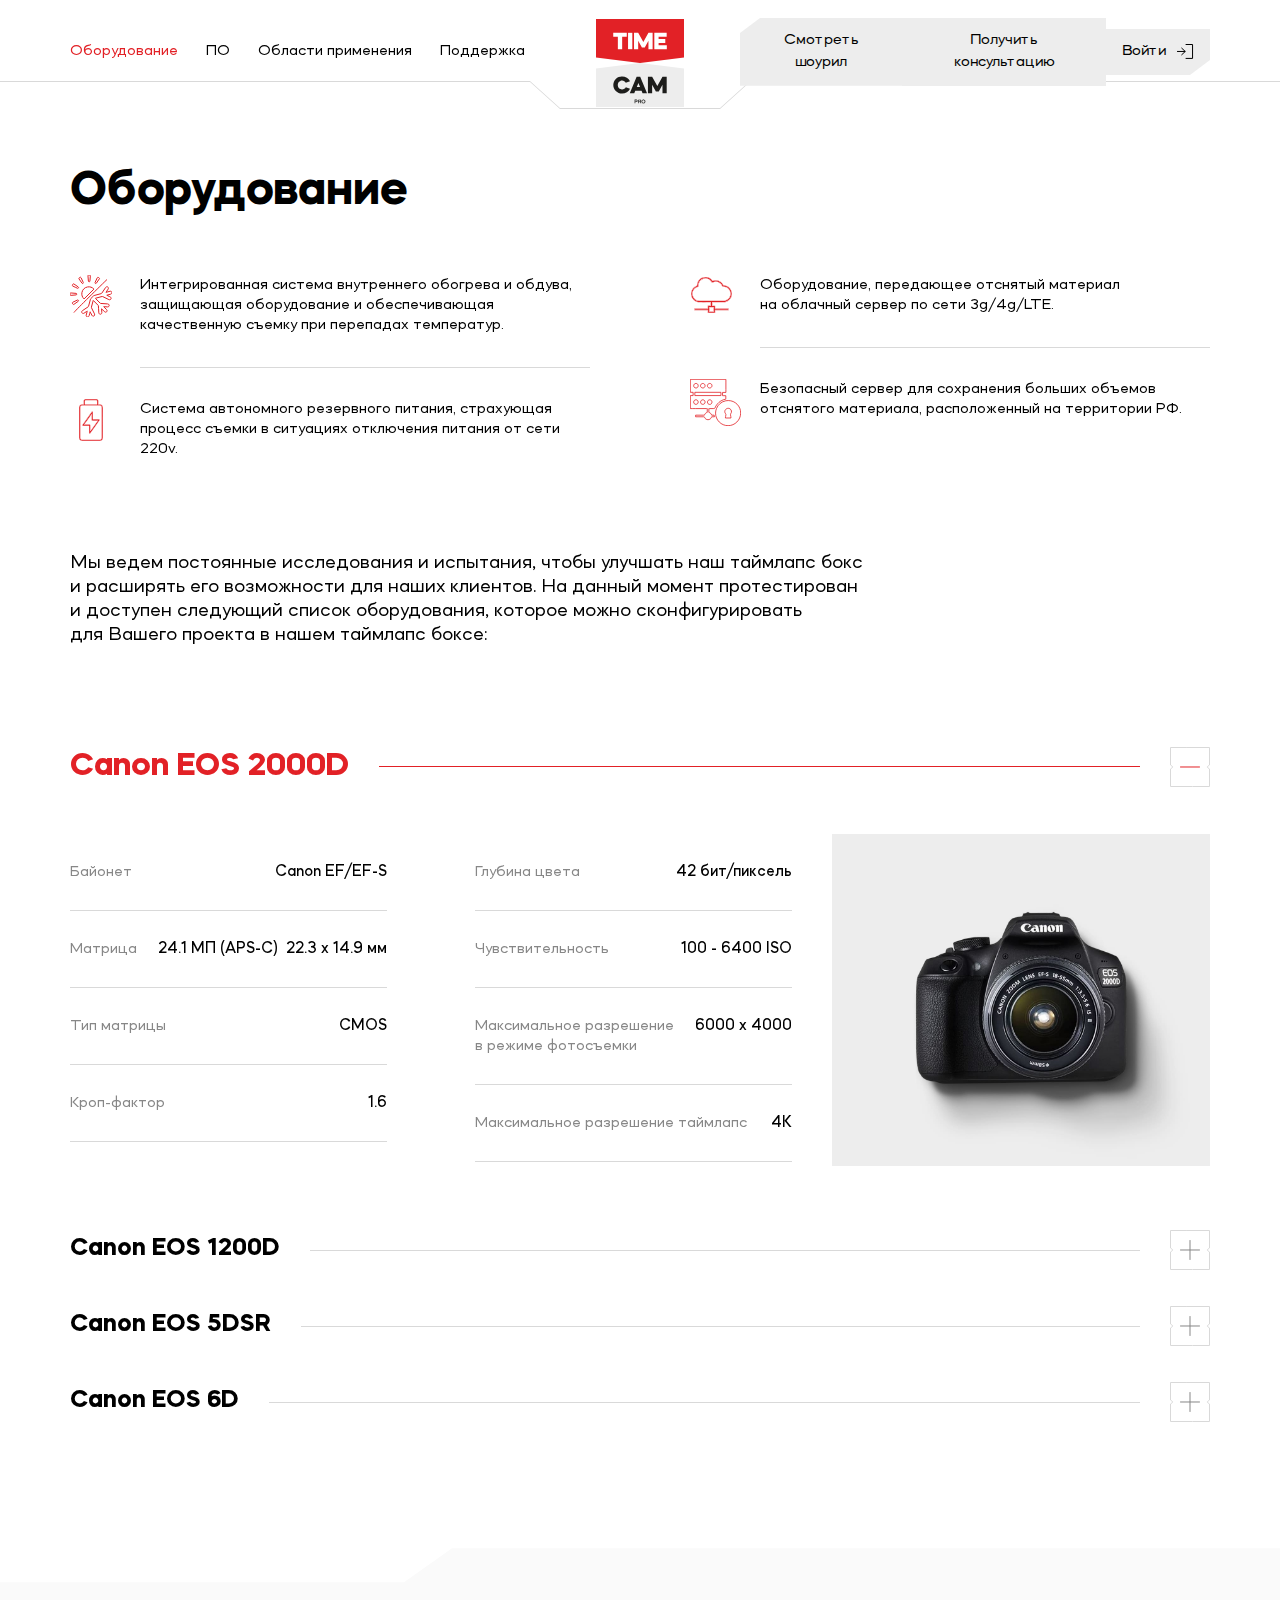
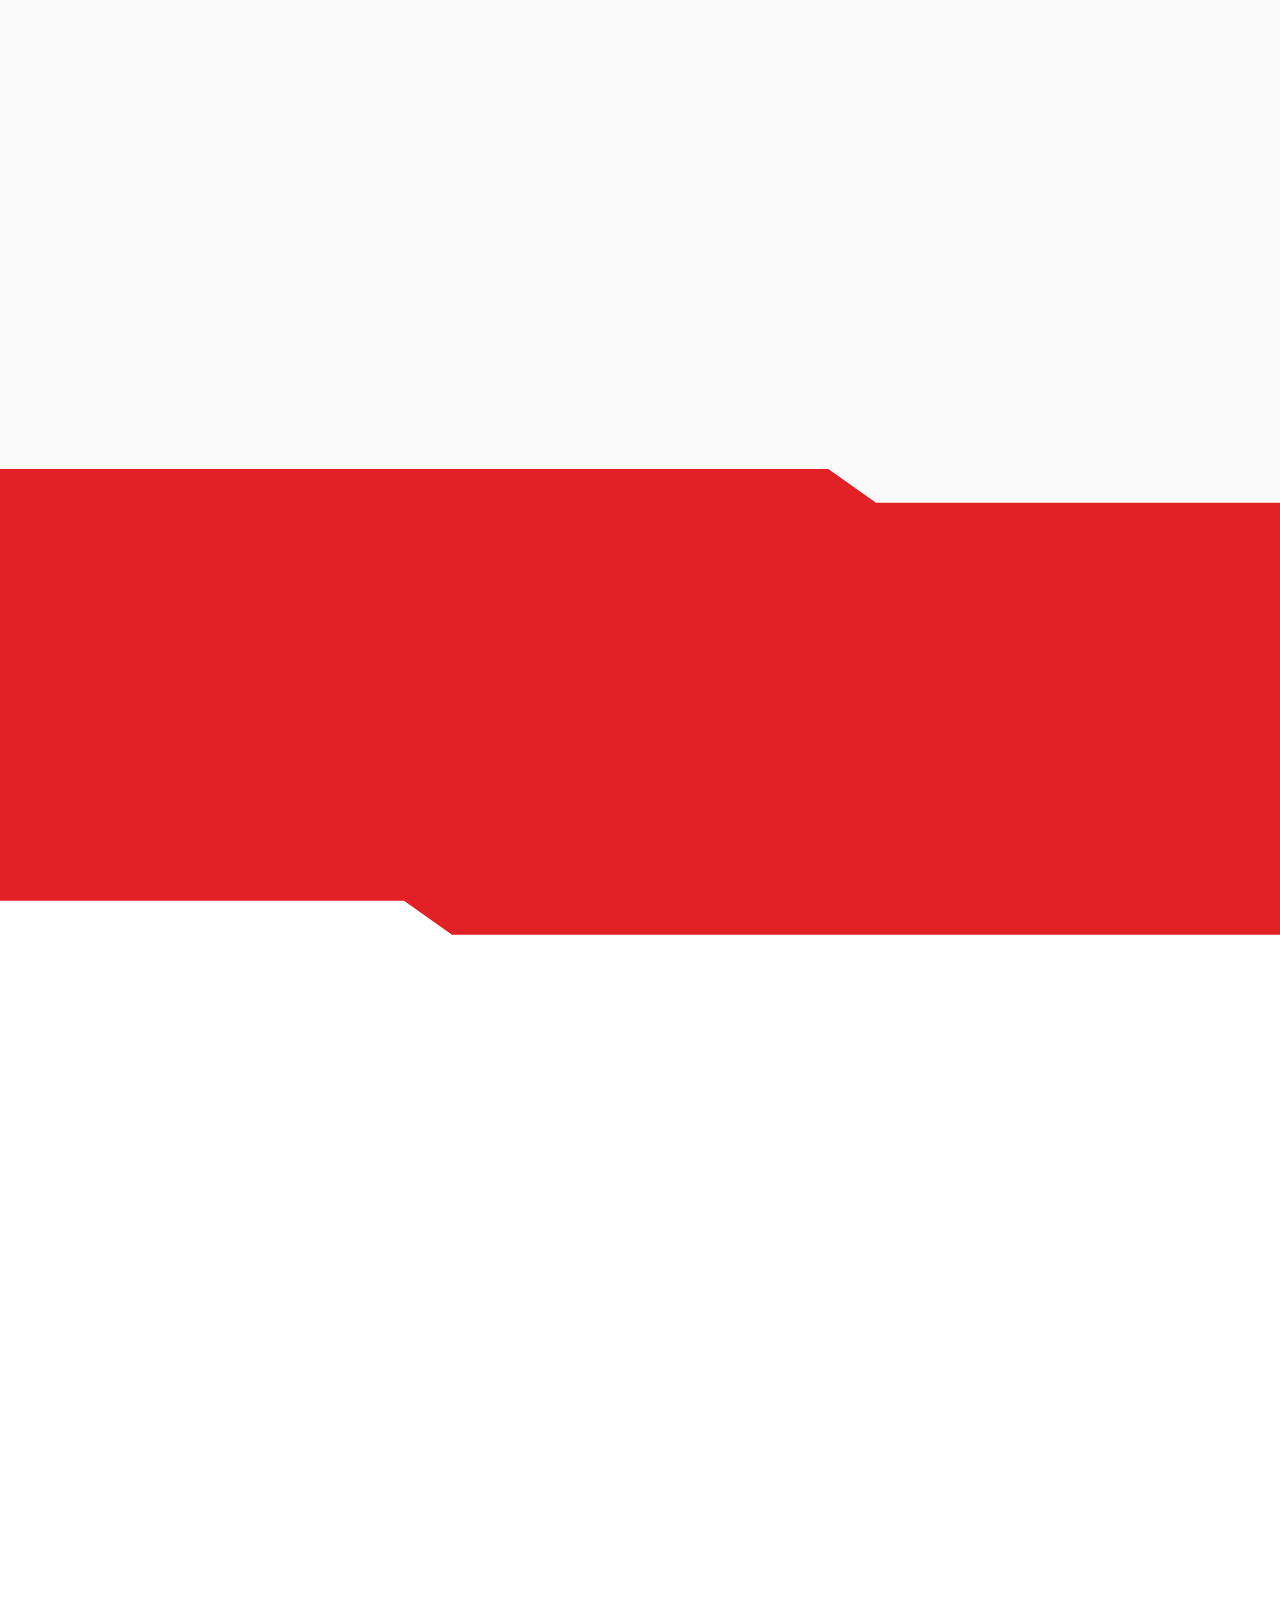
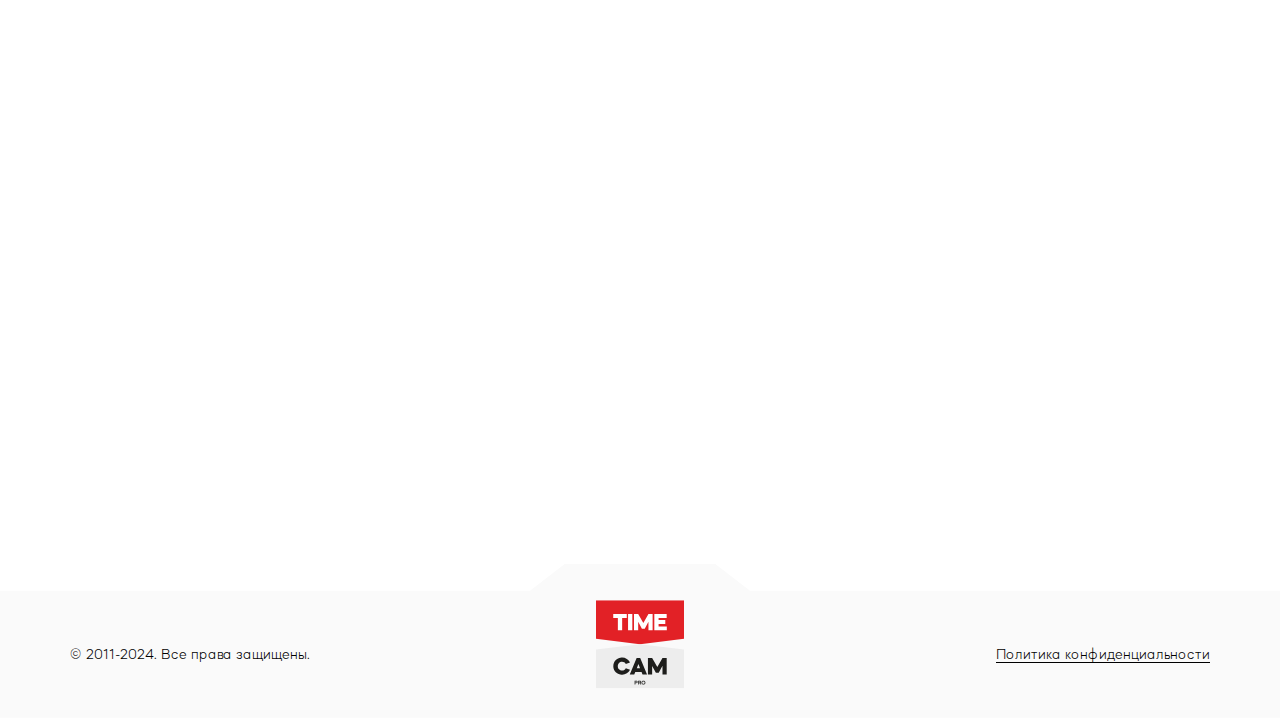
<file: cameras.html>
<!DOCTYPE html>
<html lang="ru">

<head>
    <meta charset="UTF-8">
    <meta name="viewport" content="width=device-width, initial-scale=1.0">
    <title>TIME CAM - съемка таймлапсов и аренда таймлапс боксов</title>
    <link rel="icon" type="image/png" href="favicon.png" />
    <link href="https://unpkg.com/aos@2.3.1/dist/aos.css" rel="stylesheet">
    <link rel="stylesheet" href="css/style.min.css">
</head>

<body>
    <div class="page">
        <header class="header">
            <div class="container">
                <div class="header__wrap">
                    <a target="_blank" href="https://p.timecam.pro/" class="header__cab">
                        <img src="img/login-mob.svg" alt="">
                    </a>
                    <ul class="header__menu">
                        <li class="active"><a href="/cameras.html">Оборудование</a></li>
                        <li><a href="/po.html">ПО</a></li>
                        <li><a href="/sphere.html">Области применения</a></li>
                        <li><a href="/support.html">Поддержка</a></li>
                    </ul>
                    <div class="header__logo">
                        <a href="/">
                            <svg width="88" height="88" viewBox="0 0 88 88" fill="none"
                                xmlns="http://www.w3.org/2000/svg">
                                <path d="M44.0949 44L88 38.5278V0H0V38.5278L43.9051 44H44.0949Z" fill="#E22126" />
                                <path d="M43.9051 44L0 49.4722V88H88V49.4722L44.0949 44H43.9051Z" fill="#EDEDED" />
                                <path
                                    d="M21.8599 17.7453H17.2314V13.8193H30.7881V17.7453H26.1597V30.1804H21.8599V17.7453Z"
                                    fill="white" class="hid--left" />
                                <path d="M36.3235 30.1804H32.0469V13.8193H36.3235V30.1804Z" fill="white" class="hid" />
                                <path
                                    d="M42.188 30.1804H38.0225V13.8193H42.188L47.3302 22.9119L52.4492 13.8193H56.6148V30.1804H52.4492V21.6943L48.7465 28.5462H45.9046L42.2019 21.7175L42.188 30.1804Z"
                                    fill="white" class="hid" />
                                <path
                                    d="M58.3179 13.8193H70.6757V17.7453H62.5899V19.9675H69.2965V23.8934H62.5899V26.2545H70.8146V30.1804H58.3179V13.8193Z"
                                    fill="white" class="hid" />
                                <path
                                    d="M26.0166 57.4722C27.7179 57.453 29.3905 57.9117 30.844 58.7963C32.2301 59.6261 33.3311 60.8581 34.0006 62.3287L29.8073 63.8611C29.4782 63.1681 28.9495 62.5893 28.2891 62.199C27.6012 61.7936 26.815 61.5854 26.0166 61.5972C25.4532 61.5862 24.8937 61.6938 24.3746 61.9132C23.8555 62.1325 23.3884 62.4586 23.0035 62.8703C22.6065 63.2831 22.2957 63.7707 22.0891 64.3049C21.8825 64.839 21.7842 65.409 21.8001 65.9815C21.768 67.1517 22.2007 68.287 23.0035 69.1389C23.3937 69.5421 23.8624 69.8611 24.3806 70.076C24.8988 70.291 25.4556 70.3975 26.0166 70.3889C26.815 70.4006 27.6012 70.1924 28.2891 69.787C28.9495 69.3968 29.4782 68.818 29.8073 68.125L34.0006 69.6805C33.3311 71.1511 32.2301 72.3831 30.844 73.2129C29.3922 74.1014 27.7184 74.5605 26.0166 74.537C24.8693 74.5658 23.728 74.3638 22.6603 73.9431C21.5925 73.5225 20.6201 72.8916 19.8006 72.0879C18.1992 70.4703 17.3008 68.2858 17.3008 66.0092C17.3008 63.7327 18.1992 61.5481 19.8006 59.9305C20.6193 59.1252 21.5914 58.4926 22.6592 58.0703C23.727 57.648 24.8687 57.4446 26.0166 57.4722Z"
                                    fill="#1D1D1B" class="hid--left2" />
                                <path
                                    d="M38.2628 74.2451H33.7871L40.6418 57.7544H44.201L51.0279 74.2451H46.5338L45.5664 71.7961H39.2533L38.2628 74.2451ZM42.4284 63.9025L40.7806 68.0044H44.0529L42.4284 63.9025Z"
                                    fill="#1D1D1B" class="hid" />
                                <path
                                    d="M56.1428 74.2451H51.9263V57.7544H56.1428L61.3219 66.9211L66.4826 57.7544H70.6991V74.2451H66.4826V65.6942L62.7382 72.597H59.8871L56.1428 65.7405V74.2451Z"
                                    fill="#1D1D1B" class="hid" />
                                <path
                                    d="M39.3414 83.0462V84.3656H38.6147V80.6249H40.2902C40.4598 80.6186 40.629 80.6461 40.7879 80.7057C40.9468 80.7653 41.0923 80.8558 41.2159 80.9721C41.3343 81.0826 41.4288 81.2163 41.4934 81.3648C41.5579 81.5133 41.5913 81.6736 41.5913 81.8356C41.5913 81.9975 41.5579 82.1578 41.4934 82.3063C41.4288 82.4549 41.3343 82.5885 41.2159 82.699C41.0923 82.8153 40.9468 82.9058 40.7879 82.9654C40.629 83.025 40.4598 83.0525 40.2902 83.0462H39.3414ZM40.3041 81.2869H39.3414V82.4073H40.3041C40.3763 82.4099 40.4483 82.3972 40.5153 82.3701C40.5823 82.343 40.6428 82.302 40.6929 82.2499C40.7447 82.1986 40.7854 82.1372 40.8124 82.0695C40.8395 82.0018 40.8524 81.9293 40.8503 81.8564C40.8529 81.7841 40.8402 81.7122 40.8131 81.6452C40.786 81.5781 40.745 81.5176 40.6929 81.4675C40.6426 81.4104 40.5806 81.3647 40.5112 81.3335C40.4417 81.3024 40.3664 81.2865 40.2902 81.2869H40.3041Z"
                                    fill="#1D1D1B" class="hid" />
                                <path
                                    d="M42.1187 80.6251H43.8451C44.1873 80.6145 44.5199 80.7393 44.7707 80.9724C44.8916 81.0804 44.9876 81.2133 45.0523 81.3619C45.117 81.5105 45.1489 81.6714 45.1456 81.8335C45.148 82.0657 45.0803 82.2932 44.9512 82.4863C44.8268 82.6807 44.6459 82.8325 44.4329 82.9214L45.2891 84.3659H44.4653L43.6784 83.0464H42.8083V84.3659H42.1187V80.6251ZM43.8451 81.2872H42.8083V82.4076H43.8219C43.8948 82.4097 43.9673 82.3968 44.0349 82.3697C44.1026 82.3426 44.164 82.3019 44.2153 82.2501C44.2656 82.198 44.305 82.1363 44.3312 82.0687C44.3574 82.0012 44.37 81.9291 44.3681 81.8566C44.3704 81.7848 44.3581 81.7133 44.3318 81.6464C44.3055 81.5796 44.2659 81.5187 44.2153 81.4677C44.1653 81.4126 44.1047 81.3682 44.0371 81.3372C43.9695 81.3062 43.8963 81.2891 43.8219 81.2872H43.8451Z"
                                    fill="#1D1D1B" class="hid" />
                                <path
                                    d="M47.4317 80.5556C47.6893 80.55 47.9455 80.5965 48.1847 80.6924C48.4239 80.7882 48.6413 80.9315 48.8238 81.1136C49.0062 81.2957 49.15 81.5128 49.2464 81.7518C49.3428 81.9909 49.3899 82.247 49.3849 82.5047C49.3906 82.7626 49.3439 83.019 49.2477 83.2584C49.1515 83.4977 49.0078 83.7151 48.8252 83.8973C48.6426 84.0795 48.425 84.2228 48.1855 84.3184C47.946 84.4141 47.6895 84.4601 47.4317 84.4538C47.1739 84.4608 46.9174 84.4152 46.6778 84.3197C46.4382 84.2243 46.2206 84.0809 46.0382 83.8985C45.8559 83.7161 45.7126 83.4985 45.6172 83.2588C45.5217 83.0192 45.4761 82.7626 45.4831 82.5047C45.4774 82.2472 45.524 81.9912 45.6199 81.7522C45.7158 81.5131 45.8591 81.296 46.0412 81.1138C46.2233 80.9317 46.4403 80.7883 46.6793 80.6924C46.9183 80.5965 47.1742 80.55 47.4317 80.5556ZM46.2329 82.5047C46.2272 82.6697 46.2545 82.8342 46.3133 82.9885C46.3721 83.1427 46.4613 83.2836 46.5754 83.4029C46.6881 83.5158 46.8219 83.6055 46.9692 83.6666C47.1165 83.7278 47.2745 83.7592 47.434 83.7592C47.5935 83.7592 47.7515 83.7278 47.8988 83.6666C48.0461 83.6055 48.1799 83.5158 48.2926 83.4029C48.5163 83.1573 48.6404 82.837 48.6404 82.5047C48.6404 82.1724 48.5163 81.8521 48.2926 81.6066C48.1824 81.4894 48.0488 81.3967 47.9005 81.3345C47.7522 81.2723 47.5925 81.242 47.4317 81.2455C47.2715 81.2415 47.1123 81.2716 46.9647 81.3338C46.8171 81.3961 46.6844 81.4891 46.5754 81.6066C46.4624 81.7247 46.3739 81.8641 46.3151 82.0167C46.2563 82.1693 46.2284 82.332 46.2329 82.4955V82.5047Z"
                                    fill="#1D1D1B" class="hid" />
                            </svg>
                        </a>
                    </div>
                    <div class="header__right">
                        <a href="">Смотреть шоурил</a>
                        <a href="" class="modal">Получить консультацию</a>
                        <a target="_blank" href="https://p.timecam.pro/" class="header__login">
                            Войти
                            <svg width="33" height="15" viewBox="0 0 33 15" fill="none"
                                xmlns="http://www.w3.org/2000/svg">
                                <path d="M20.4395 3.89746L24.2476 7.45828L20.4395 11.0191" stroke="black"
                                    stroke-width="0.988636" />
                                <path d="M24.3456 7.45801L16.0449 7.45801" stroke="black" stroke-width="0.988636" />
                                <path d="M24.6094 0.509766H31.5581V14.407H24.6094" stroke="black" />
                            </svg>
                        </a>
                    </div>
                    <a href="" class="header__burg"><span></span></a>
                </div>
            </div>
        </header>
        <div class="menu">
            <div class="container">
                <ul class="menu__menu">
                    <li class="active"><a href="/cameras.html">Оборудование</a></li>
                    <li><a href="/po.html">ПО</a></li>
                    <li><a href="/sphere.html">Области применения</a></li>
                    <li><a href="/support.html">Поддержка</a></li>
                </ul>
            </div>
            <div class="menu__bottom">
                <div class="container">
                    <div class="menu__links">
                        <a href="">Смотреть шоурил</a>
                        <a href="" class="modal">Получить консультацию</a>
                    </div>
                </div>
            </div>
        </div>
        <section class="cameras">
            <div class="container">
                <h1 class="cameras__title">Оборудование</h1>
                <div class="cameras__wrap" data-aos="fade-up" data-aos-duration="1000">
                    <div class="cameras__block">
                        <div class="cameras__icon">
                            <img src="img/cami1.svg" alt="">
                        </div>
                        <div class="cameras__descr">Интегрированная система внутреннего обогрева и&nbsp;обдува,
                            защищающая
                            оборудование и&nbsp;обеспечивающая качественную съемку при&nbsp;перепадах температур.</div>
                    </div>
                    <div class="cameras__block">
                        <div class="cameras__icon">
                            <img src="img/cami2.svg" alt="">
                        </div>
                        <div class="cameras__descr">Система автономного резервного питания, страхующая процесс съемки
                            в&nbsp;ситуациях отключения питания от&nbsp;сети 220v.</div>
                    </div>
                    <div class="cameras__block">
                        <div class="cameras__icon">
                            <img src="img/cami3.svg" alt="">
                        </div>
                        <div class="cameras__descr">Оборудование, передающее отснятый материал на&nbsp;облачный сервер
                            по&nbsp;сети 3g/4g/LTE.</div>
                    </div>
                    <div class="cameras__block">
                        <div class="cameras__icon">
                            <img src="img/cami4.svg" alt="">
                        </div>
                        <div class="cameras__descr">Безопасный сервер для сохранения больших объемов отснятого
                            материала, расположенный на&nbsp;территории РФ.</div>
                    </div>
                </div>
                <p class="cameras__text" data-aos="fade-up" data-aos-duration="1000">Мы ведем постоянные исследования
                    и&nbsp;испытания, чтобы улучшать наш&nbsp;таймлапс бокс
                    и&nbsp;расширять его&nbsp;возможности для&nbsp;наших клиентов. На&nbsp;данный момент протестирован
                    и&nbsp;доступен следующий список оборудования, которое можно сконфигурировать
                    для&nbsp;Вашего проекта в&nbsp;нашем таймлапс боксе:</p>
                <div class="cameras-prod" data-aos="fade-up" data-aos-duration="1000">
                    <div class="cameras-prod__el active">
                        <div class="cameras-prod__name">
                            <div class="cameras-prod__title">Canon EOS 2000D</div>
                            <div class="cameras-prod__line"></div>
                            <div class="cameras-prod__toggle">
                                <svg width="40" height="40" viewBox="0 0 40 40" fill="none"
                                    xmlns="http://www.w3.org/2000/svg">
                                    <path
                                        d="M37.4696 20.3923L39.5 21.9813V39.4985H22.6087H0.5V21.9813L2.53038 20.3923L3.0335 19.9985L2.53038 19.6048L0.5 18.0158V0.498535H16.9565H39.5V18.0158L37.4696 19.6048L36.9665 19.9985L37.4696 20.3923Z"
                                        stroke="#D9D9D9" />
                                    <path d="M20 10.0991V29.8981" stroke="#878787" stroke-miterlimit="10" />
                                    <path d="M29.8997 19.9985L10.1007 19.9985" stroke="#878787"
                                        stroke-miterlimit="10" />
                                </svg>
                            </div>
                        </div>
                        <div class="cameras-prod__cont">
                            <div class="cameras-prod__wrap">
                                <div class="cameras-prod__block"><span>Байонет</span><b>Canon EF/EF-S</b></div>
                                <div class="cameras-prod__block"><span>Матрица</span><b>24.1 МП (APS-C)  22.3 х 14.9
                                        мм</b></div>
                                <div class="cameras-prod__block"><span>Тип матрицы</span><b>CMOS</b></div>
                                <div class="cameras-prod__block"><span>Кроп-фактор</span><b>1.6</b></div>
                                <div class="cameras-prod__block"><span>Глубина цвета</span><b>42 бит/пиксель</b></div>
                                <div class="cameras-prod__block"><span>Чувствительность</span><b>100 - 6400 ISO</b>
                                </div>
                                <div class="cameras-prod__block"><span>Максимальное разрешение в&nbsp;режиме
                                        фотосъемки</span><b>6000 x 4000</b></div>
                                <div class="cameras-prod__block"><span>Максимальное разрешение таймлапс</span><b>4К</b>
                                </div>
                            </div>
                            <div class="cameras-prod__img">
                                <img src="img/cameras1.jpg" alt="">
                            </div>
                        </div>
                    </div>
                    <div class="cameras-prod__el">
                        <div class="cameras-prod__name">
                            <div class="cameras-prod__title">Canon EOS 1200D</div>
                            <div class="cameras-prod__line"></div>
                            <div class="cameras-prod__toggle">
                                <svg width="40" height="40" viewBox="0 0 40 40" fill="none"
                                    xmlns="http://www.w3.org/2000/svg">
                                    <path
                                        d="M37.4696 20.3923L39.5 21.9813V39.4985H22.6087H0.5V21.9813L2.53038 20.3923L3.0335 19.9985L2.53038 19.6048L0.5 18.0158V0.498535H16.9565H39.5V18.0158L37.4696 19.6048L36.9665 19.9985L37.4696 20.3923Z"
                                        stroke="#D9D9D9" />
                                    <path d="M20 10.0991V29.8981" stroke="#878787" stroke-miterlimit="10" />
                                    <path d="M29.8997 19.9985L10.1007 19.9985" stroke="#878787"
                                        stroke-miterlimit="10" />
                                </svg>
                            </div>
                        </div>
                        <div class="cameras-prod__cont">
                            <div class="cameras-prod__wrap">
                                <div class="cameras-prod__block"><span>Байонет</span><b>Canon EF</b></div>
                                <div class="cameras-prod__block"><span>Матрица</span><b>18.7 МП (APS-C)  22.3 х 14.9
                                        мм</b></div>
                                <div class="cameras-prod__block"><span>Тип матрицы</span><b>CMOS</b></div>
                                <div class="cameras-prod__block"><span>Кроп-фактор</span><b>1.6</b></div>
                                <div class="cameras-prod__block"><span>Глубина цвета</span><b>14 бит/пиксель</b></div>
                                <div class="cameras-prod__block"><span>Чувствительность</span><b>100 - 6400 ISO</b>
                                </div>
                                <div class="cameras-prod__block"><span>Максимальное разрешение в&nbsp;режиме
                                        фотосъемки</span><b>5184 x 3456</b></div>
                                <div class="cameras-prod__block"><span>Максимальное разрешение таймлапс</span><b>2К</b>
                                </div>
                            </div>
                            <div class="cameras-prod__img">
                                <img src="img/cameras2.jpg" alt="">
                            </div>
                        </div>
                    </div>
                    <div class="cameras-prod__el">
                        <div class="cameras-prod__name">
                            <div class="cameras-prod__title">Canon EOS 5DSR</div>
                            <div class="cameras-prod__line"></div>
                            <div class="cameras-prod__toggle">
                                <svg width="40" height="40" viewBox="0 0 40 40" fill="none"
                                    xmlns="http://www.w3.org/2000/svg">
                                    <path
                                        d="M37.4696 20.3923L39.5 21.9813V39.4985H22.6087H0.5V21.9813L2.53038 20.3923L3.0335 19.9985L2.53038 19.6048L0.5 18.0158V0.498535H16.9565H39.5V18.0158L37.4696 19.6048L36.9665 19.9985L37.4696 20.3923Z"
                                        stroke="#D9D9D9" />
                                    <path d="M20 10.0991V29.8981" stroke="#878787" stroke-miterlimit="10" />
                                    <path d="M29.8997 19.9985L10.1007 19.9985" stroke="#878787"
                                        stroke-miterlimit="10" />
                                </svg>
                            </div>
                        </div>
                        <div class="cameras-prod__cont">
                            <div class="cameras-prod__wrap">
                                <div class="cameras-prod__block"><span>Байонет</span><b>Canon EF</b></div>
                                <div class="cameras-prod__block"><span>Матрица</span><b>50.6 МП (APS-C) Full frame (36 x
                                        24 мм) </b></div>
                                <div class="cameras-prod__block"><span>Тип матрицы</span><b>CMOS</b></div>
                                <div class="cameras-prod__block"><span>Кроп-фактор</span><b>1</b></div>
                                <div class="cameras-prod__block"><span>Глубина цвета</span><b>42 бит/пиксель</b></div>
                                <div class="cameras-prod__block"><span>Чувствительность</span><b>50 - 3200 ISO</b>
                                </div>
                                <div class="cameras-prod__block"><span>Максимальное разрешение в&nbsp;режиме
                                        фотосъемки</span><b>8688 x 5792 </b></div>
                                <div class="cameras-prod__block"><span>Максимальное разрешение таймлапс</span><b>8К</b>
                                </div>
                            </div>
                            <div class="cameras-prod__img">
                                <img src="img/cameras3.jpg" alt="">
                            </div>
                        </div>
                    </div>
                    <div class="cameras-prod__el">
                        <div class="cameras-prod__name">
                            <div class="cameras-prod__title">Canon EOS 6D</div>
                            <div class="cameras-prod__line"></div>
                            <div class="cameras-prod__toggle">
                                <svg width="40" height="40" viewBox="0 0 40 40" fill="none"
                                    xmlns="http://www.w3.org/2000/svg">
                                    <path
                                        d="M37.4696 20.3923L39.5 21.9813V39.4985H22.6087H0.5V21.9813L2.53038 20.3923L3.0335 19.9985L2.53038 19.6048L0.5 18.0158V0.498535H16.9565H39.5V18.0158L37.4696 19.6048L36.9665 19.9985L37.4696 20.3923Z"
                                        stroke="#D9D9D9" />
                                    <path d="M20 10.0991V29.8981" stroke="#878787" stroke-miterlimit="10" />
                                    <path d="M29.8997 19.9985L10.1007 19.9985" stroke="#878787"
                                        stroke-miterlimit="10" />
                                </svg>
                            </div>
                        </div>
                        <div class="cameras-prod__cont">
                            <div class="cameras-prod__wrap">
                                <div class="cameras-prod__block"><span>Байонет</span><b>Canon EF</b></div>
                                <div class="cameras-prod__block"><span>Матрица</span><b>20.2 МП (APS-C) Full frame (36 x
                                        24 мм)</b></div>
                                <div class="cameras-prod__block"><span>Тип матрицы</span><b>CMOS</b></div>
                                <div class="cameras-prod__block"><span>Кроп-фактор</span><b>1</b></div>
                                <div class="cameras-prod__block"><span>Глубина цвета</span><b>42 бит/пиксель</b></div>
                                <div class="cameras-prod__block"><span>Чувствительность</span><b>50 - 3200 ISO</b>
                                </div>
                                <div class="cameras-prod__block"><span>Максимальное разрешение в&nbsp;режиме
                                        фотосъемки</span><b> 5472 x 3648 </b></div>
                                <div class="cameras-prod__block"><span>Максимальное разрешение таймлапс</span><b>2,5К</b>
                                </div>
                            </div>
                            <div class="cameras-prod__img">
                                <img src="img/cameras4.jpg" alt="">
                            </div>
                        </div>
                    </div>
                </div>
            </div>
        </section>
        <section class="cameras-opt">
            <div class="container">
                <div class="cameras-opt__wrap">
                    <div class="cameras-opt__main">
                        <div class="team__top cameras-opt__top" data-aos="fade-up" data-aos-duration="1000">
                            <h2 class="team__title cameras-opt__title">
                                <span>Оптика</span>
                            </h2>
                        </div>
                        <p class="cameras-opt__descr" data-aos="fade-right" data-aos-duration="1000">Выбор оптики
                            определяется индивидуально под камеру и задачи проекта</p>
                    </div>
                    <div class="cameras-opt__cont" data-aos="fade-left" data-aos-duration="1000">
                        <div class="cameras-opt__block">
                            <div class="cameras-opt__num">01</div>
                            <div class="cameras-opt__name">Canon EF-S 18-55mm f/3.5-5.6</div>
                        </div>
                        <div class="cameras-opt__block">
                            <div class="cameras-opt__num">02</div>
                            <div class="cameras-opt__name">Canon EF-S 10-22mm f/3.5-4.5</div>
                        </div>
                        <div class="cameras-opt__block">
                            <div class="cameras-opt__num">03</div>
                            <div class="cameras-opt__name">Canon EF 11-24mm f/4L USM</div>
                        </div>
                        <div class="cameras-opt__block">
                            <div class="cameras-opt__num">04</div>
                            <div class="cameras-opt__name">Canon EF-S 17-85mm f/4-5.6</div>
                        </div>
                        <div class="cameras-opt__block">
                            <div class="cameras-opt__num">05</div>
                            <div class="cameras-opt__name">Tamron SP 10-24mm f/3.5-5.6</div>
                        </div>
                        <div class="cameras-opt__block">
                            <div class="cameras-opt__num">06</div>
                            <div class="cameras-opt__name">Sigma AF 10-20mm f/3.5 EX DC HSM</div>
                        </div>
                        <div class="cameras-opt__block">
                            <div class="cameras-opt__num">07</div>
                            <div class="cameras-opt__name">Tokina 12-24mm f/4 EF-S</div>
                        </div>
                    </div>
                </div>
            </div>
        </section>
        <section class="cameras-red">
            <div class="container">
                <div class="cameras-red__wrap">
                    <div class="cameras-red__cont">
                        <h2 class="cameras-red__title" data-aos="fade-right" data-aos-duration="1000">Изготовление
                            таймлапс бокса согласно вашим требованиям</h2>
                        <p class="cameras-red__text" data-aos="fade-up" data-aos-duration="1000">На основе Ваших
                            уникальных технических спецификаций,
                            а&nbsp;также на&nbsp;нашей технологической и&nbsp;программной базы
                            мы&nbsp;подберем оптимальные характеристики для&nbsp;вашего таймлапс бокса и&nbsp;осуществим
                            его&nbsp;изготовление на&nbsp;заказ.</p>
                        <a href="" class="cameras-red__btn modal" data-aos="fade-up"
                            data-aos-duration="1000"><span>Оставить заявку</span></a>
                    </div>
                    <div class="cameras-red__img" data-aos="fade-left" data-aos-duration="1000">
                        <img src="img/cameras-red.png" alt="">
                    </div>
                </div>
            </div>
        </section>
        <section class="team">
            <div class="container">
                <div class="team__top" data-aos="fade-up" data-aos-duration="1000">
                    <h2 class="team__title">Обратиться
                        <span>в поддержку</span>
                    </h2>
                </div>
                <div class="team__wrap">
                    <div class="team__block" data-aos="fade-right" data-aos-duration="1000">
                        <div class="team__img">
                            <img src="img/team1.png" alt="">
                        </div>
                        <div class="team__cont">
                            <div class="team__name">Денис</div>
                            <a href="tel:+7 (916) 654-62-05" class="team__phone">+7 (916) 654-62-05</a>
                            <div class="team__time">
                                <img src="img/team-time.svg" alt="">с 10:00 до 21:00
                            </div>
                        </div>
                    </div>
                    <div class="team__block" data-aos="fade-left" data-aos-duration="1000">
                        <div class="team__img">
                            <img src="img/team2.png" alt="">
                        </div>
                        <div class="team__cont">
                            <div class="team__name">Наталья</div>
                            <a href="tel:+7 (980) 553-17-49" class="team__phone">+7 (980) 553-17-49</a>
                            <div class="team__time">
                                <img src="img/team-time.svg" alt="">с 10:00 до 21:00
                            </div>
                        </div>
                    </div>
                </div>
            </div>
        </section>
        <div class="call">
            <div class="container">
                <form class="call__form" data-aos="fade-up" data-aos-duration="1000">
                    <input type="text" placeholder="Ваше имя*" required>
                    <input type="tel" onkeypress="phoneInputValidation(event)" placeholder="Номер телефона*" required>
                    <input type="text" placeholder="Ваш вопрос">
                    <div class="call__bottom">
                        <label class="call__check">
                            <input type="checkbox" checked required>
                            <span>
                                <svg width="11" height="8" viewBox="0 0 11 8" fill="none"
                                    xmlns="http://www.w3.org/2000/svg">
                                    <path d="M1 4.61119L3.7 7.18262L10 1.18262" stroke="#FF2B06" />
                                </svg>
                            </span>
                            <p>Вы даете согласие на <a href="">обработку персональных данных</a></p>
                        </label>
                        <button class="call__btn">
                            Свяжитесь со мной
                            <svg width="30" height="7" viewBox="0 0 30 7" fill="none"
                                xmlns="http://www.w3.org/2000/svg">
                                <path d="M0 3.68262H29M29 3.68262L26.3103 1.18262M29 3.68262L26.3103 6.18262"
                                    stroke="#AEAEAE" />
                            </svg>
                        </button>
                    </div>
                </form>
                <div class="call__credits" data-aos="fade-up" data-aos-duration="1000">
                    <div class="call__mail">
                        Почта:
                        <a href="mailto:info@timecampro.ru">info@timecampro.ru</a>
                    </div>
                    <div class="call__soc"><span>Соц. сети:</span>
                        <a href="">
                            <img src="img/call-soc1.svg" alt="">
                        </a>
                        <a href="">
                            <img src="img/call-soc2.svg" alt="">
                        </a>
                    </div>
                </div>
            </div>
        </div>
        <footer class="footer">
            <div class="container">
                <div class="footer__wrap">
                    <div class="footer__copy">© 2011-2024. Все права защищены.</div>
                    <a href="/" class="footer__logo">
                        <img src="img/footer-logo.svg" alt="">
                    </a>
                    <div class="footer__polit"><a href="">Политика конфиденциальности</a></div>
                </div>
            </div>
        </footer>
        <div class="overlay overlay-call">
            <div class="popup">
                <div class="popup__close">
                    <svg width="40" height="40" viewBox="0 0 40 40" fill="none" xmlns="http://www.w3.org/2000/svg">
                        <path
                            d="M37.4696 20.3938L39.5 21.9827V39.5H22.6087H0.5V21.9827L2.53038 20.3938L3.0335 20L2.53038 19.6062L0.5 18.0173V0.5H16.9565H39.5V18.0173L37.4696 19.6062L36.9665 20L37.4696 20.3938Z"
                            stroke="#D9D9D9" />
                        <path d="M13 13L27 27" stroke="#878787" stroke-miterlimit="10" />
                        <path d="M27 13L13 27" stroke="#878787" stroke-miterlimit="10" />
                    </svg>
                </div>
                <div class="overlay-call__title">Получить консультацию</div>
                <form action="" class="overlay-call__form">
                    <input type="text" placeholder="Ваше имя*" required>
                    <input type="tel" onkeypress="phoneInputValidation(event)" placeholder="Номер телефона*" required>
                    <input type="text" placeholder="Ваш вопрос">
                    <div class="overlay-call__bottom">
                        <label class="call__check">
                            <input type="checkbox" checked required>
                            <span>
                                <svg width="11" height="8" viewBox="0 0 11 8" fill="none"
                                    xmlns="http://www.w3.org/2000/svg">
                                    <path d="M1 4.61119L3.7 7.18262L10 1.18262" stroke="#FF2B06" />
                                </svg>
                            </span>
                            <p>Вы даете согласие на <a href="">обработку персональных данных</a></p>
                        </label>
                        <button class="call__btn">
                            Свяжитесь со мной
                            <svg width="30" height="7" viewBox="0 0 30 7" fill="none"
                                xmlns="http://www.w3.org/2000/svg">
                                <path d="M0 3.68262H29M29 3.68262L26.3103 1.18262M29 3.68262L26.3103 6.18262"
                                    stroke="#AEAEAE" />
                            </svg>
                        </button>
                    </div>
                </form>
            </div>
        </div>
        <div class="overlay overlay-thx">
            <div class="popup">
                <div class="popup__close">
                    <svg width="40" height="40" viewBox="0 0 40 40" fill="none" xmlns="http://www.w3.org/2000/svg">
                        <path
                            d="M37.4696 20.3938L39.5 21.9827V39.5H22.6087H0.5V21.9827L2.53038 20.3938L3.0335 20L2.53038 19.6062L0.5 18.0173V0.5H16.9565H39.5V18.0173L37.4696 19.6062L36.9665 20L37.4696 20.3938Z"
                            stroke="#D9D9D9" />
                        <path d="M13 13L27 27" stroke="#878787" stroke-miterlimit="10" />
                        <path d="M27 13L13 27" stroke="#878787" stroke-miterlimit="10" />
                    </svg>
                </div>
                <div class="overlay-thx__icon">
                    <svg width="65" height="46" viewBox="0 0 65 46" fill="none" xmlns="http://www.w3.org/2000/svg">
                        <path
                            d="M44.5 46L0.500004 46L0.500003 15.5L20.5 -7.6613e-06L64.4995 -7.62944e-06L64.5 30.5L44.5 46Z"
                            fill="#E22126" />
                        <path d="M23.5 23.8571L28.9 29L41.5 17" stroke="white" stroke-width="3" />
                    </svg>
                </div>
                <div class="overlay-thx__title">Ваша запись принята, большое спасибо!</div>
                <div class="overlay-thx__descr">В ближайшее время наш консультант свяжется с Вами.</div>
                <a href="" class="overlay-thx__btn">
                    Ок
                    <svg width="30" height="7" viewBox="0 0 30 7" fill="none" xmlns="http://www.w3.org/2000/svg">
                        <path d="M0 3.68262H29M29 3.68262L26.3103 1.18262M29 3.68262L26.3103 6.18262"
                            stroke="#AEAEAE" />
                    </svg>
                </a>
            </div>
        </div>
    </div>
    <script src="https://unpkg.com/aos@2.3.1/dist/aos.js"></script>
    <script>
        AOS.init();
    </script>
    <script src="js/main.js"></script>
</body>

</html>
</file>
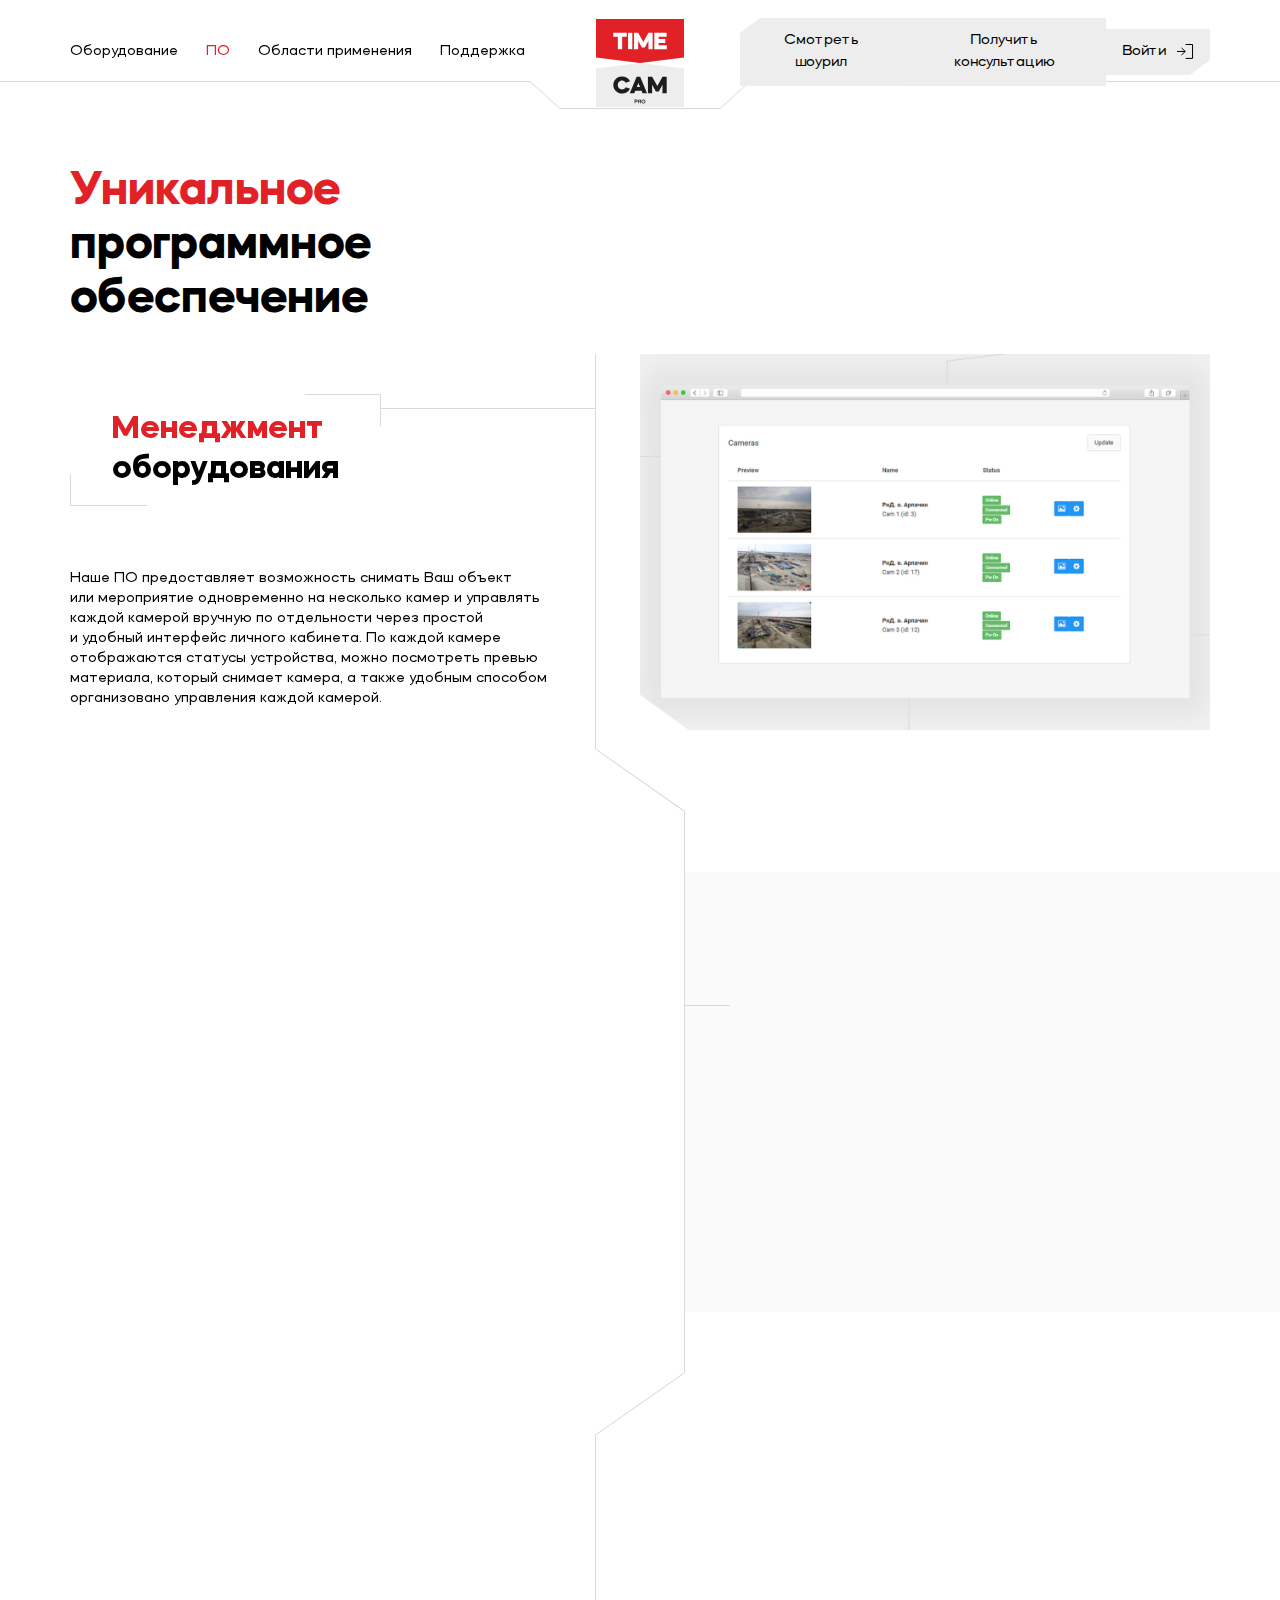
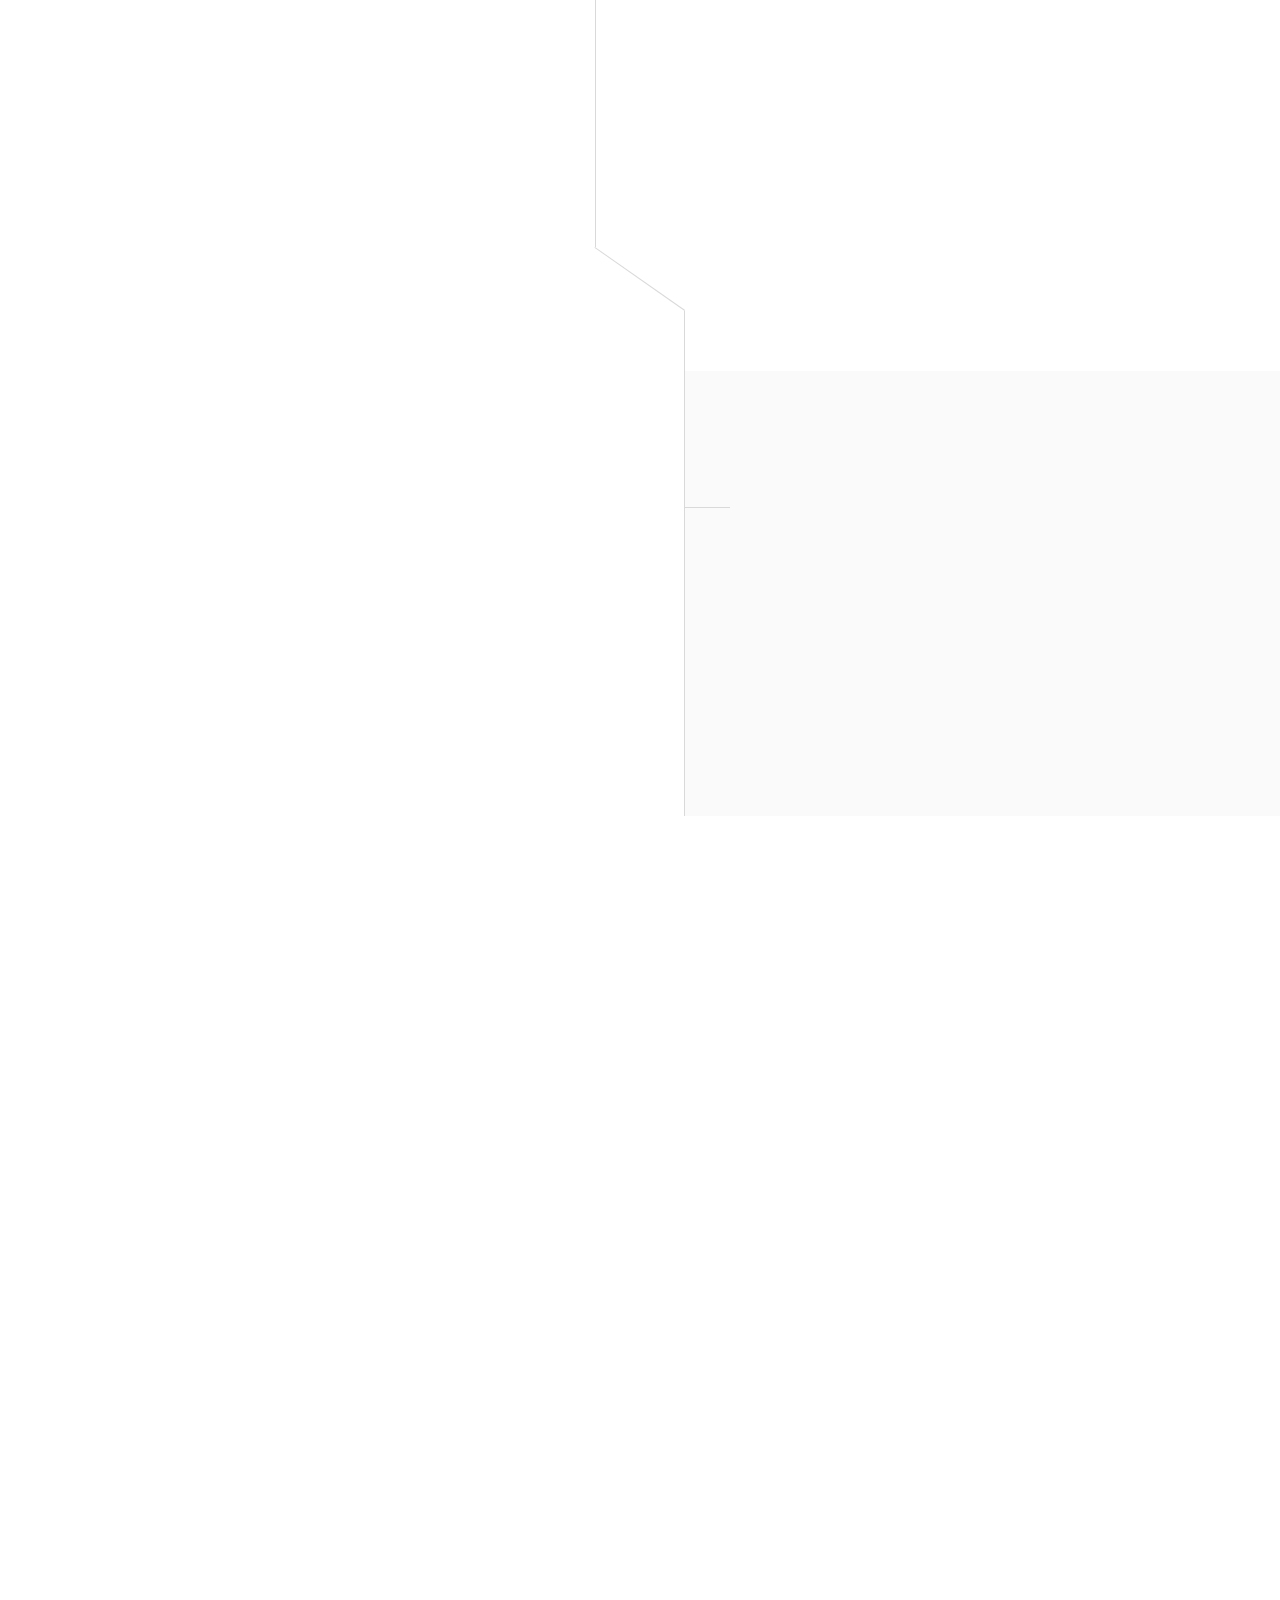
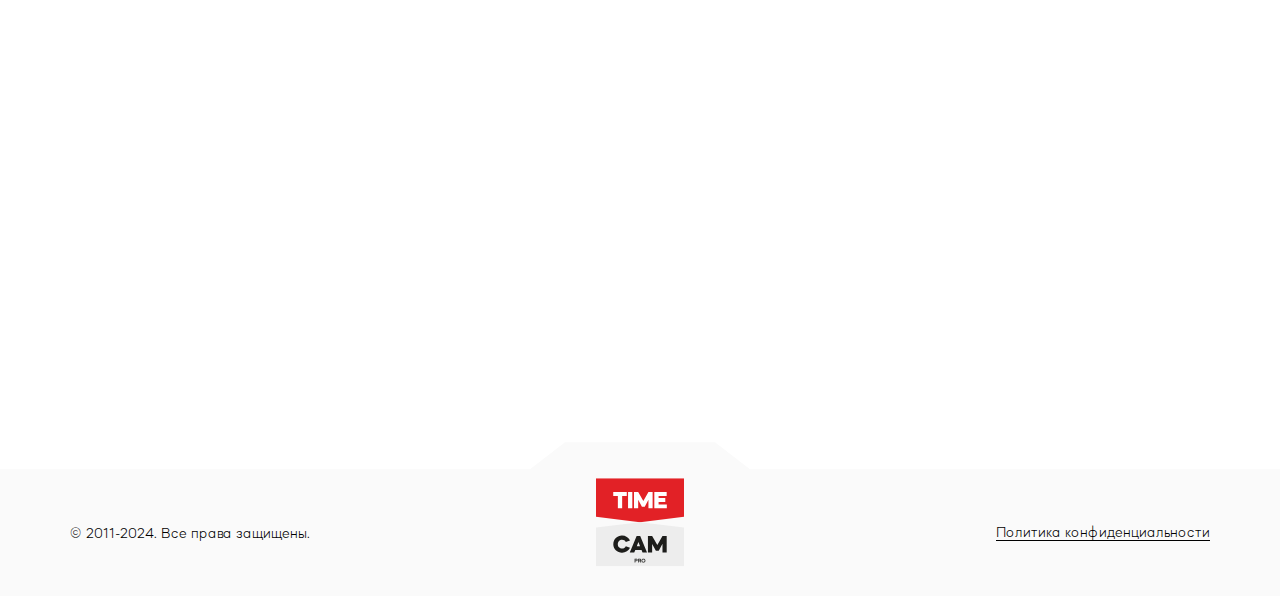
<file: po.html>
<!DOCTYPE html>
<html lang="ru">

<head>
    <meta charset="UTF-8">
    <meta name="viewport" content="width=device-width, initial-scale=1.0">
    <title>TIME CAM - съемка таймлапсов и аренда таймлапс боксов</title>
    <link rel="icon" type="image/png" href="favicon.png" />
    <link href="https://unpkg.com/aos@2.3.1/dist/aos.css" rel="stylesheet">
    <link rel="stylesheet" href="css/style.min.css">
</head>

<body>
    <div class="page">
        <header class="header">
            <div class="container">
                <div class="header__wrap">
                    <a target="_blank" href="https://p.timecam.pro/" class="header__cab">
                        <img src="img/login-mob.svg" alt="">
                    </a>
                    <ul class="header__menu">
                        <li><a href="/cameras.html">Оборудование</a></li>
                        <li class="active"><a href="/po.html">ПО</a></li>
                        <li><a href="/sphere.html">Области применения</a></li>
                        <li><a href="/support.html">Поддержка</a></li>
                    </ul>
                    <div class="header__logo">
                        <a href="/">
                            <svg width="88" height="88" viewBox="0 0 88 88" fill="none"
                                xmlns="http://www.w3.org/2000/svg">
                                <path d="M44.0949 44L88 38.5278V0H0V38.5278L43.9051 44H44.0949Z" fill="#E22126" />
                                <path d="M43.9051 44L0 49.4722V88H88V49.4722L44.0949 44H43.9051Z" fill="#EDEDED" />
                                <path
                                    d="M21.8599 17.7453H17.2314V13.8193H30.7881V17.7453H26.1597V30.1804H21.8599V17.7453Z"
                                    fill="white" class="hid--left" />
                                <path d="M36.3235 30.1804H32.0469V13.8193H36.3235V30.1804Z" fill="white" class="hid" />
                                <path
                                    d="M42.188 30.1804H38.0225V13.8193H42.188L47.3302 22.9119L52.4492 13.8193H56.6148V30.1804H52.4492V21.6943L48.7465 28.5462H45.9046L42.2019 21.7175L42.188 30.1804Z"
                                    fill="white" class="hid" />
                                <path
                                    d="M58.3179 13.8193H70.6757V17.7453H62.5899V19.9675H69.2965V23.8934H62.5899V26.2545H70.8146V30.1804H58.3179V13.8193Z"
                                    fill="white" class="hid" />
                                <path
                                    d="M26.0166 57.4722C27.7179 57.453 29.3905 57.9117 30.844 58.7963C32.2301 59.6261 33.3311 60.8581 34.0006 62.3287L29.8073 63.8611C29.4782 63.1681 28.9495 62.5893 28.2891 62.199C27.6012 61.7936 26.815 61.5854 26.0166 61.5972C25.4532 61.5862 24.8937 61.6938 24.3746 61.9132C23.8555 62.1325 23.3884 62.4586 23.0035 62.8703C22.6065 63.2831 22.2957 63.7707 22.0891 64.3049C21.8825 64.839 21.7842 65.409 21.8001 65.9815C21.768 67.1517 22.2007 68.287 23.0035 69.1389C23.3937 69.5421 23.8624 69.8611 24.3806 70.076C24.8988 70.291 25.4556 70.3975 26.0166 70.3889C26.815 70.4006 27.6012 70.1924 28.2891 69.787C28.9495 69.3968 29.4782 68.818 29.8073 68.125L34.0006 69.6805C33.3311 71.1511 32.2301 72.3831 30.844 73.2129C29.3922 74.1014 27.7184 74.5605 26.0166 74.537C24.8693 74.5658 23.728 74.3638 22.6603 73.9431C21.5925 73.5225 20.6201 72.8916 19.8006 72.0879C18.1992 70.4703 17.3008 68.2858 17.3008 66.0092C17.3008 63.7327 18.1992 61.5481 19.8006 59.9305C20.6193 59.1252 21.5914 58.4926 22.6592 58.0703C23.727 57.648 24.8687 57.4446 26.0166 57.4722Z"
                                    fill="#1D1D1B" class="hid--left2" />
                                <path
                                    d="M38.2628 74.2451H33.7871L40.6418 57.7544H44.201L51.0279 74.2451H46.5338L45.5664 71.7961H39.2533L38.2628 74.2451ZM42.4284 63.9025L40.7806 68.0044H44.0529L42.4284 63.9025Z"
                                    fill="#1D1D1B" class="hid" />
                                <path
                                    d="M56.1428 74.2451H51.9263V57.7544H56.1428L61.3219 66.9211L66.4826 57.7544H70.6991V74.2451H66.4826V65.6942L62.7382 72.597H59.8871L56.1428 65.7405V74.2451Z"
                                    fill="#1D1D1B" class="hid" />
                                <path
                                    d="M39.3414 83.0462V84.3656H38.6147V80.6249H40.2902C40.4598 80.6186 40.629 80.6461 40.7879 80.7057C40.9468 80.7653 41.0923 80.8558 41.2159 80.9721C41.3343 81.0826 41.4288 81.2163 41.4934 81.3648C41.5579 81.5133 41.5913 81.6736 41.5913 81.8356C41.5913 81.9975 41.5579 82.1578 41.4934 82.3063C41.4288 82.4549 41.3343 82.5885 41.2159 82.699C41.0923 82.8153 40.9468 82.9058 40.7879 82.9654C40.629 83.025 40.4598 83.0525 40.2902 83.0462H39.3414ZM40.3041 81.2869H39.3414V82.4073H40.3041C40.3763 82.4099 40.4483 82.3972 40.5153 82.3701C40.5823 82.343 40.6428 82.302 40.6929 82.2499C40.7447 82.1986 40.7854 82.1372 40.8124 82.0695C40.8395 82.0018 40.8524 81.9293 40.8503 81.8564C40.8529 81.7841 40.8402 81.7122 40.8131 81.6452C40.786 81.5781 40.745 81.5176 40.6929 81.4675C40.6426 81.4104 40.5806 81.3647 40.5112 81.3335C40.4417 81.3024 40.3664 81.2865 40.2902 81.2869H40.3041Z"
                                    fill="#1D1D1B" class="hid" />
                                <path
                                    d="M42.1187 80.6251H43.8451C44.1873 80.6145 44.5199 80.7393 44.7707 80.9724C44.8916 81.0804 44.9876 81.2133 45.0523 81.3619C45.117 81.5105 45.1489 81.6714 45.1456 81.8335C45.148 82.0657 45.0803 82.2932 44.9512 82.4863C44.8268 82.6807 44.6459 82.8325 44.4329 82.9214L45.2891 84.3659H44.4653L43.6784 83.0464H42.8083V84.3659H42.1187V80.6251ZM43.8451 81.2872H42.8083V82.4076H43.8219C43.8948 82.4097 43.9673 82.3968 44.0349 82.3697C44.1026 82.3426 44.164 82.3019 44.2153 82.2501C44.2656 82.198 44.305 82.1363 44.3312 82.0687C44.3574 82.0012 44.37 81.9291 44.3681 81.8566C44.3704 81.7848 44.3581 81.7133 44.3318 81.6464C44.3055 81.5796 44.2659 81.5187 44.2153 81.4677C44.1653 81.4126 44.1047 81.3682 44.0371 81.3372C43.9695 81.3062 43.8963 81.2891 43.8219 81.2872H43.8451Z"
                                    fill="#1D1D1B" class="hid" />
                                <path
                                    d="M47.4317 80.5556C47.6893 80.55 47.9455 80.5965 48.1847 80.6924C48.4239 80.7882 48.6413 80.9315 48.8238 81.1136C49.0062 81.2957 49.15 81.5128 49.2464 81.7518C49.3428 81.9909 49.3899 82.247 49.3849 82.5047C49.3906 82.7626 49.3439 83.019 49.2477 83.2584C49.1515 83.4977 49.0078 83.7151 48.8252 83.8973C48.6426 84.0795 48.425 84.2228 48.1855 84.3184C47.946 84.4141 47.6895 84.4601 47.4317 84.4538C47.1739 84.4608 46.9174 84.4152 46.6778 84.3197C46.4382 84.2243 46.2206 84.0809 46.0382 83.8985C45.8559 83.7161 45.7126 83.4985 45.6172 83.2588C45.5217 83.0192 45.4761 82.7626 45.4831 82.5047C45.4774 82.2472 45.524 81.9912 45.6199 81.7522C45.7158 81.5131 45.8591 81.296 46.0412 81.1138C46.2233 80.9317 46.4403 80.7883 46.6793 80.6924C46.9183 80.5965 47.1742 80.55 47.4317 80.5556ZM46.2329 82.5047C46.2272 82.6697 46.2545 82.8342 46.3133 82.9885C46.3721 83.1427 46.4613 83.2836 46.5754 83.4029C46.6881 83.5158 46.8219 83.6055 46.9692 83.6666C47.1165 83.7278 47.2745 83.7592 47.434 83.7592C47.5935 83.7592 47.7515 83.7278 47.8988 83.6666C48.0461 83.6055 48.1799 83.5158 48.2926 83.4029C48.5163 83.1573 48.6404 82.837 48.6404 82.5047C48.6404 82.1724 48.5163 81.8521 48.2926 81.6066C48.1824 81.4894 48.0488 81.3967 47.9005 81.3345C47.7522 81.2723 47.5925 81.242 47.4317 81.2455C47.2715 81.2415 47.1123 81.2716 46.9647 81.3338C46.8171 81.3961 46.6844 81.4891 46.5754 81.6066C46.4624 81.7247 46.3739 81.8641 46.3151 82.0167C46.2563 82.1693 46.2284 82.332 46.2329 82.4955V82.5047Z"
                                    fill="#1D1D1B" class="hid" />
                            </svg>
                        </a>
                    </div>
                    <div class="header__right">
                        <a href="">Смотреть шоурил</a>
                        <a href="" class="modal">Получить консультацию</a>
                        <a target="_blank" href="https://p.timecam.pro/" class="header__login">
                            Войти
                            <svg width="33" height="15" viewBox="0 0 33 15" fill="none"
                                xmlns="http://www.w3.org/2000/svg">
                                <path d="M20.4395 3.89746L24.2476 7.45828L20.4395 11.0191" stroke="black"
                                    stroke-width="0.988636" />
                                <path d="M24.3456 7.45801L16.0449 7.45801" stroke="black" stroke-width="0.988636" />
                                <path d="M24.6094 0.509766H31.5581V14.407H24.6094" stroke="black" />
                            </svg>
                        </a>
                    </div>
                    <a href="" class="header__burg"><span></span></a>
                </div>
            </div>
        </header>
        <div class="menu">
            <div class="container">
                <ul class="menu__menu">
                    <li><a href="/cameras.html">Оборудование</a></li>
                    <li class="active"><a href="/po.html">ПО</a></li>
                    <li><a href="/sphere.html">Области применения</a></li>
                    <li><a href="/support.html">Поддержка</a></li>
                </ul>
            </div>
            <div class="menu__bottom">
                <div class="container">
                    <div class="menu__links">
                        <a href="">Смотреть шоурил</a>
                        <a href="" class="modal">Получить консультацию</a>
                    </div>
                </div>
            </div>
        </div>
        <section class="po">
            <div class="container">
                <h1 class="po__title"><span>Уникальное</span>
                    программное
                    обеспечение</h1>
                <div class="po__wrap">
                    <div class="po__block">
                        <div class="po__cont">
                            <div class="po__titlewrap">
                                <div class="team__top" data-aos="fade-up" data-aos-duration="1000">
                                    <h2 class="team__title po__subtitle"><span>Менеджмент
                                        </span>оборудования
                                    </h2>
                                </div>
                            </div>
                            <p class="po__text" data-aos="fade-up" data-aos-duration="1000">Наше ПО предоставляет
                                возможность снимать Ваш&nbsp;объект
                                или&nbsp;мероприятие одновременно на&nbsp;несколько камер и&nbsp;управлять каждой
                                камерой вручную по&nbsp;отдельности через простой и&nbsp;удобный интерфейс личного
                                кабинета. По&nbsp;каждой камере
                                отображаются статусы устройства, можно посмотреть превью материала, который снимает
                                камера, а&nbsp;также удобным способом организовано управления каждой камерой.</p>
                        </div>
                        <div class="po__img"><img src="img/po1.png" data-aos="fade-left" data-aos-duration="1000"
                                alt="">
                        </div>
                    </div>
                    <div class="po__block">
                        <div class="po__cont">
                            <div class="po__titlewrap">
                                <div class="team__top" data-aos="fade-up" data-aos-duration="1000">
                                    <h2 class="team__title po__subtitle">
                                        <span>Контроль
                                        </span>статусов
                                    </h2>
                                </div>
                            </div>
                            <p class="po__text" data-aos="fade-up" data-aos-duration="1000">К сожалению, никто
                                не&nbsp;застрахован от&nbsp;перебоев в&nbsp;сети 220v
                                или&nbsp;у&nbsp;мобильного оператора 4G. Наше ПО и&nbsp;таймлапс бокс разработаны
                                с&nbsp;учетом возможности
                                подобных происшествий.
                                В&nbsp;таймлапс боксе есть автономный источник питания, который автоматически включится
                                при&nbsp;проблемах с&nbsp;электрическими сетями, а&nbsp;в&nbsp;личном кабинете
                                отображаются все&nbsp;статусы и&nbsp;сбои.
                                В&nbsp;случаев сбоев информация о&nbsp;проблеме фиксируется не&nbsp;только
                                в&nbsp;личном кабинете, но&nbsp;и&nbsp;отправляется уведомление на&nbsp;Ваш&nbsp;E-mail.
                            </p>
                        </div>
                        <div class="po__img"><img src="img/po2.png" data-aos="fade-right" data-aos-duration="1000"
                                alt=""></div>
                    </div>
                    <div class="po__block">
                        <div class="po__cont">
                            <div class="po__titlewrap">
                                <div class="team__top" data-aos="fade-up" data-aos-duration="1000">
                                    <h2 class="team__title po__subtitle">Режим

                                        <span>просмотра</span>
                                    </h2>
                                </div>
                            </div>
                            <p class="po__text" data-aos="fade-up" data-aos-duration="1000">В личном кабинете есть
                                возможность просматривать превью
                                того, что&nbsp;снимают камеры на&nbsp;Вашем объекте. Удобный календарь позволяет
                                просмотреть отчет
                                за&nbsp;определенный период времени. Вы&nbsp;можете скачать любое превью в&nbsp;исходном
                                высоком
                                качестве для&nbsp;проверки качества снимаемого материала.</p>
                        </div>
                        <div class="po__img"><img src="img/po3.png" data-aos="fade-left" data-aos-duration="1000"
                                alt=""></div>
                    </div>
                    <div class="po__block">
                        <div class="po__cont">
                            <div class="po__titlewrap">
                                <div class="team__top" data-aos="fade-up" data-aos-duration="1000">
                                    <h2 class="team__title po__subtitle">
                                        <span>Дистанционные
                                        </span>настройки
                                    </h2>
                                </div>
                            </div>
                            <p class="po__text" data-aos="fade-up" data-aos-duration="1000">В любой момент
                                Вы&nbsp;имеете возможность на&nbsp;любой из&nbsp;камер
                                на&nbsp;Вашем объекте поменять настройки: фокуса, экспозиции, баланса белого, формата
                                изображений, затвора. Включить
                                и&nbsp;отключить съемку. Гибко настраивать интервал съемки.
                                А&nbsp;также произвести множество более тонких настроек удаленно
                                и&nbsp;в&nbsp;режиме реального времени.</p>
                        </div>
                        <div class="po__img"><img src="img/po4.png" data-aos="fade-right" data-aos-duration="1000"
                                alt=""></div>
                    </div>
                </div>
            </div>
        </section>
        <section class="team">
            <div class="container">
                <div class="team__top" data-aos="fade-up" data-aos-duration="1000">
                    <h2 class="team__title">Обратиться
                        <span>в поддержку</span>
                    </h2>
                </div>
                <div class="team__wrap">
                    <div class="team__block" data-aos="fade-right" data-aos-duration="1000">
                        <div class="team__img">
                            <img src="img/team1.png" alt="">
                        </div>
                        <div class="team__cont">
                            <div class="team__name">Денис</div>
                            <a href="tel:+7 (916) 654-62-05" class="team__phone">+7 (916) 654-62-05</a>
                            <div class="team__time">
                                <img src="img/team-time.svg" alt="">с 10:00 до 21:00
                            </div>
                        </div>
                    </div>
                    <div class="team__block" data-aos="fade-left" data-aos-duration="1000">
                        <div class="team__img">
                            <img src="img/team2.png" alt="">
                        </div>
                        <div class="team__cont">
                            <div class="team__name">Наталья</div>
                            <a href="tel:+7 (980) 553-17-49" class="team__phone">+7 (980) 553-17-49</a>
                            <div class="team__time">
                                <img src="img/team-time.svg" alt="">с 10:00 до 21:00
                            </div>
                        </div>
                    </div>
                </div>
            </div>
        </section>
        <div class="call">
            <div class="container">
                <form class="call__form" data-aos="fade-up" data-aos-duration="1000">
                    <input type="text" placeholder="Ваше имя*" required>
                    <input type="tel" onkeypress="phoneInputValidation(event)" placeholder="Номер телефона*" required>
                    <input type="text" placeholder="Ваш вопрос">
                    <div class="call__bottom">
                        <label class="call__check">
                            <input type="checkbox" checked required>
                            <span>
                                <svg width="11" height="8" viewBox="0 0 11 8" fill="none"
                                    xmlns="http://www.w3.org/2000/svg">
                                    <path d="M1 4.61119L3.7 7.18262L10 1.18262" stroke="#FF2B06" />
                                </svg>
                            </span>
                            <p>Вы даете согласие на <a href="">обработку персональных данных</a></p>
                        </label>
                        <button class="call__btn">
                            Свяжитесь со мной
                            <svg width="30" height="7" viewBox="0 0 30 7" fill="none"
                                xmlns="http://www.w3.org/2000/svg">
                                <path d="M0 3.68262H29M29 3.68262L26.3103 1.18262M29 3.68262L26.3103 6.18262"
                                    stroke="#AEAEAE" />
                            </svg>
                        </button>
                    </div>
                </form>
                <div class="call__credits" data-aos="fade-up" data-aos-duration="1000">
                    <div class="call__mail">
                        Почта:
                        <a href="mailto:info@timecampro.ru">info@timecampro.ru</a>
                    </div>
                    <div class="call__soc"><span>Соц. сети:</span>
                        <a href="">
                            <img src="img/call-soc1.svg" alt="">
                        </a>
                        <a href="">
                            <img src="img/call-soc2.svg" alt="">
                        </a>
                    </div>
                </div>
            </div>
        </div>
        <footer class="footer">
            <div class="container">
                <div class="footer__wrap">
                    <div class="footer__copy">© 2011-2024. Все права защищены.</div>
                    <a href="/" class="footer__logo">
                        <img src="img/footer-logo.svg" alt="">
                    </a>
                    <div class="footer__polit"><a href="">Политика конфиденциальности</a></div>
                </div>
            </div>
        </footer>
        <div class="overlay overlay-call">
            <div class="popup">
                <div class="popup__close">
                    <svg width="40" height="40" viewBox="0 0 40 40" fill="none" xmlns="http://www.w3.org/2000/svg">
                        <path
                            d="M37.4696 20.3938L39.5 21.9827V39.5H22.6087H0.5V21.9827L2.53038 20.3938L3.0335 20L2.53038 19.6062L0.5 18.0173V0.5H16.9565H39.5V18.0173L37.4696 19.6062L36.9665 20L37.4696 20.3938Z"
                            stroke="#D9D9D9" />
                        <path d="M13 13L27 27" stroke="#878787" stroke-miterlimit="10" />
                        <path d="M27 13L13 27" stroke="#878787" stroke-miterlimit="10" />
                    </svg>
                </div>
                <div class="overlay-call__title">Получить консультацию</div>
                <form action="" class="overlay-call__form">
                    <input type="text" placeholder="Ваше имя*" required>
                    <input type="tel" onkeypress="phoneInputValidation(event)" placeholder="Номер телефона*" required>
                    <input type="text" placeholder="Ваш вопрос">
                    <div class="overlay-call__bottom">
                        <label class="call__check">
                            <input type="checkbox" checked required>
                            <span>
                                <svg width="11" height="8" viewBox="0 0 11 8" fill="none"
                                    xmlns="http://www.w3.org/2000/svg">
                                    <path d="M1 4.61119L3.7 7.18262L10 1.18262" stroke="#FF2B06" />
                                </svg>
                            </span>
                            <p>Вы даете согласие на <a href="">обработку персональных данных</a></p>
                        </label>
                        <button class="call__btn">
                            Свяжитесь со мной
                            <svg width="30" height="7" viewBox="0 0 30 7" fill="none"
                                xmlns="http://www.w3.org/2000/svg">
                                <path d="M0 3.68262H29M29 3.68262L26.3103 1.18262M29 3.68262L26.3103 6.18262"
                                    stroke="#AEAEAE" />
                            </svg>
                        </button>
                    </div>
                </form>
            </div>
        </div>
        <div class="overlay overlay-thx">
            <div class="popup">
                <div class="popup__close">
                    <svg width="40" height="40" viewBox="0 0 40 40" fill="none" xmlns="http://www.w3.org/2000/svg">
                        <path
                            d="M37.4696 20.3938L39.5 21.9827V39.5H22.6087H0.5V21.9827L2.53038 20.3938L3.0335 20L2.53038 19.6062L0.5 18.0173V0.5H16.9565H39.5V18.0173L37.4696 19.6062L36.9665 20L37.4696 20.3938Z"
                            stroke="#D9D9D9" />
                        <path d="M13 13L27 27" stroke="#878787" stroke-miterlimit="10" />
                        <path d="M27 13L13 27" stroke="#878787" stroke-miterlimit="10" />
                    </svg>
                </div>
                <div class="overlay-thx__icon">
                    <svg width="65" height="46" viewBox="0 0 65 46" fill="none" xmlns="http://www.w3.org/2000/svg">
                        <path
                            d="M44.5 46L0.500004 46L0.500003 15.5L20.5 -7.6613e-06L64.4995 -7.62944e-06L64.5 30.5L44.5 46Z"
                            fill="#E22126" />
                        <path d="M23.5 23.8571L28.9 29L41.5 17" stroke="white" stroke-width="3" />
                    </svg>
                </div>
                <div class="overlay-thx__title">Ваша запись принята, большое спасибо!</div>
                <div class="overlay-thx__descr">В ближайшее время наш консультант свяжется с Вами.</div>
                <a href="" class="overlay-thx__btn">
                    Ок
                    <svg width="30" height="7" viewBox="0 0 30 7" fill="none" xmlns="http://www.w3.org/2000/svg">
                        <path d="M0 3.68262H29M29 3.68262L26.3103 1.18262M29 3.68262L26.3103 6.18262"
                            stroke="#AEAEAE" />
                    </svg>
                </a>
            </div>
        </div>
    </div>
    <script src="https://unpkg.com/aos@2.3.1/dist/aos.js"></script>
    <script>
        AOS.init();
    </script>
    <script src="js/main.js"></script>
</body>

</html>
</file>
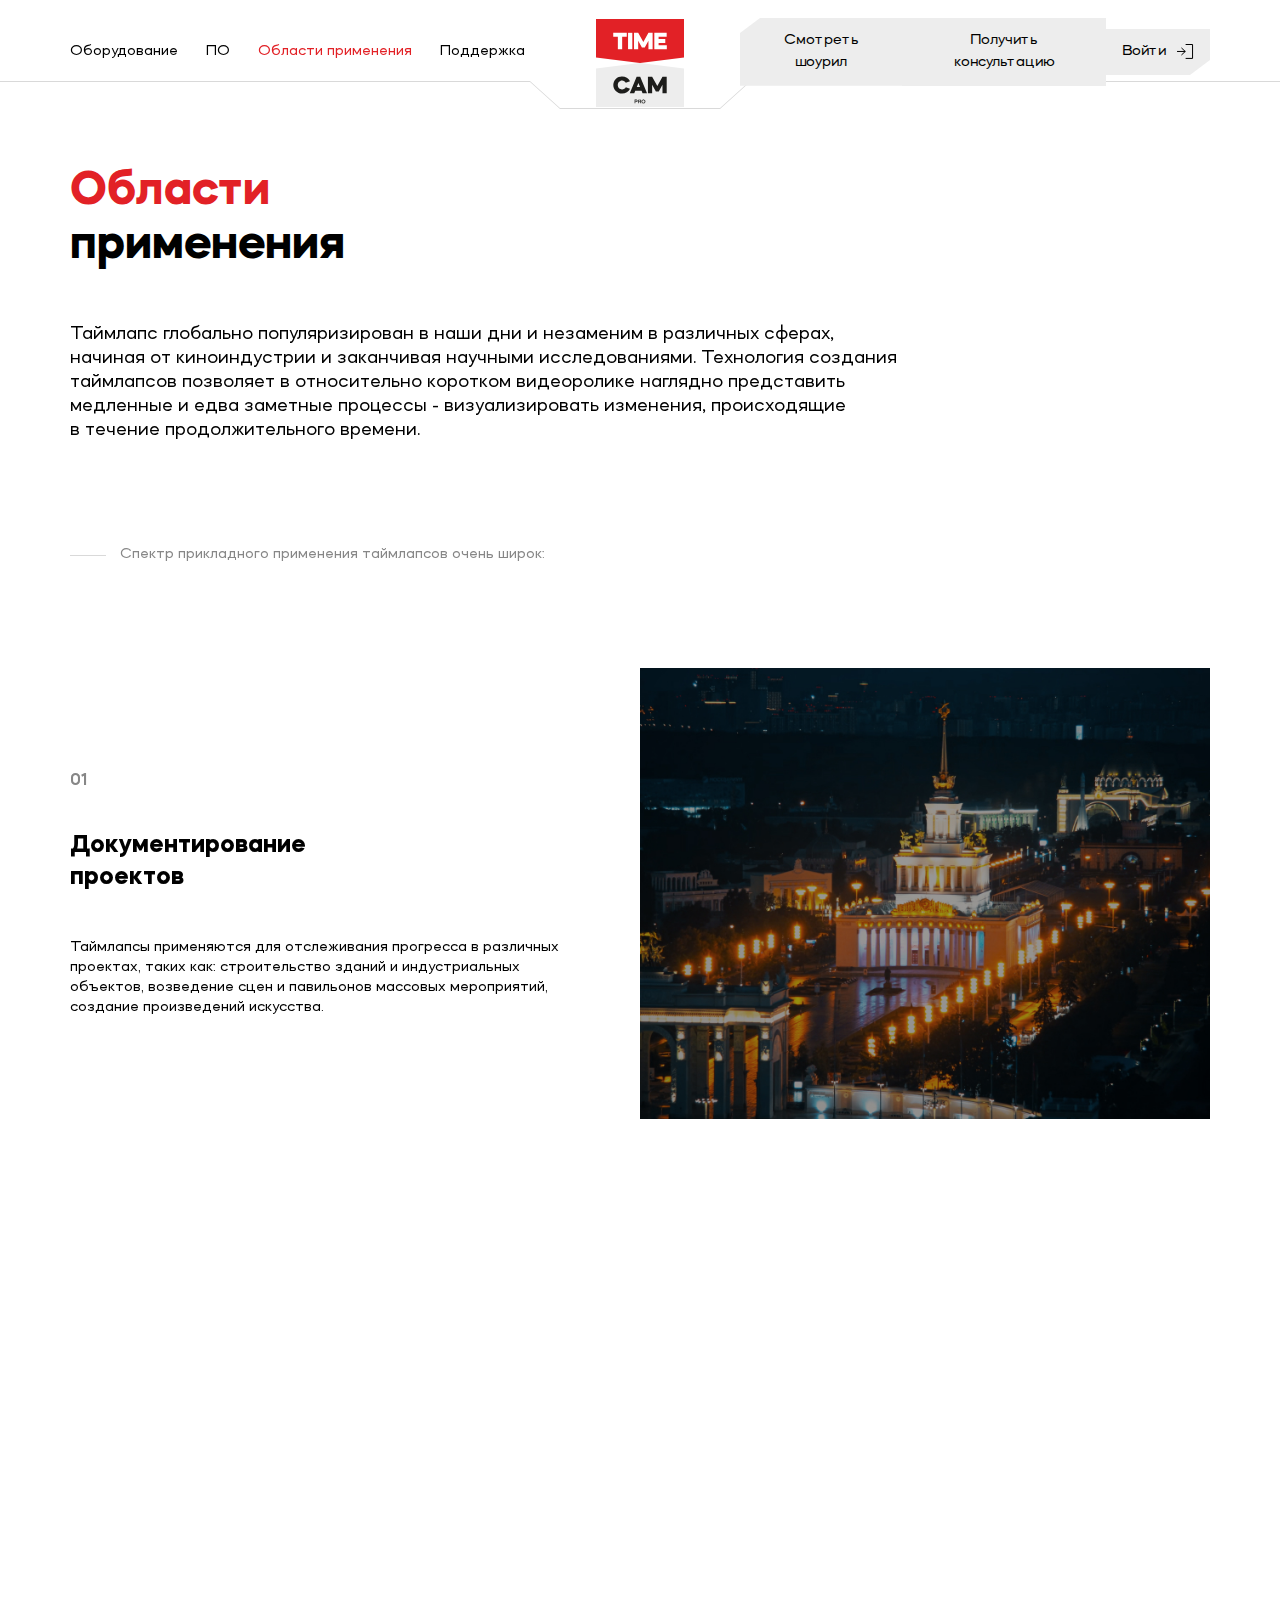
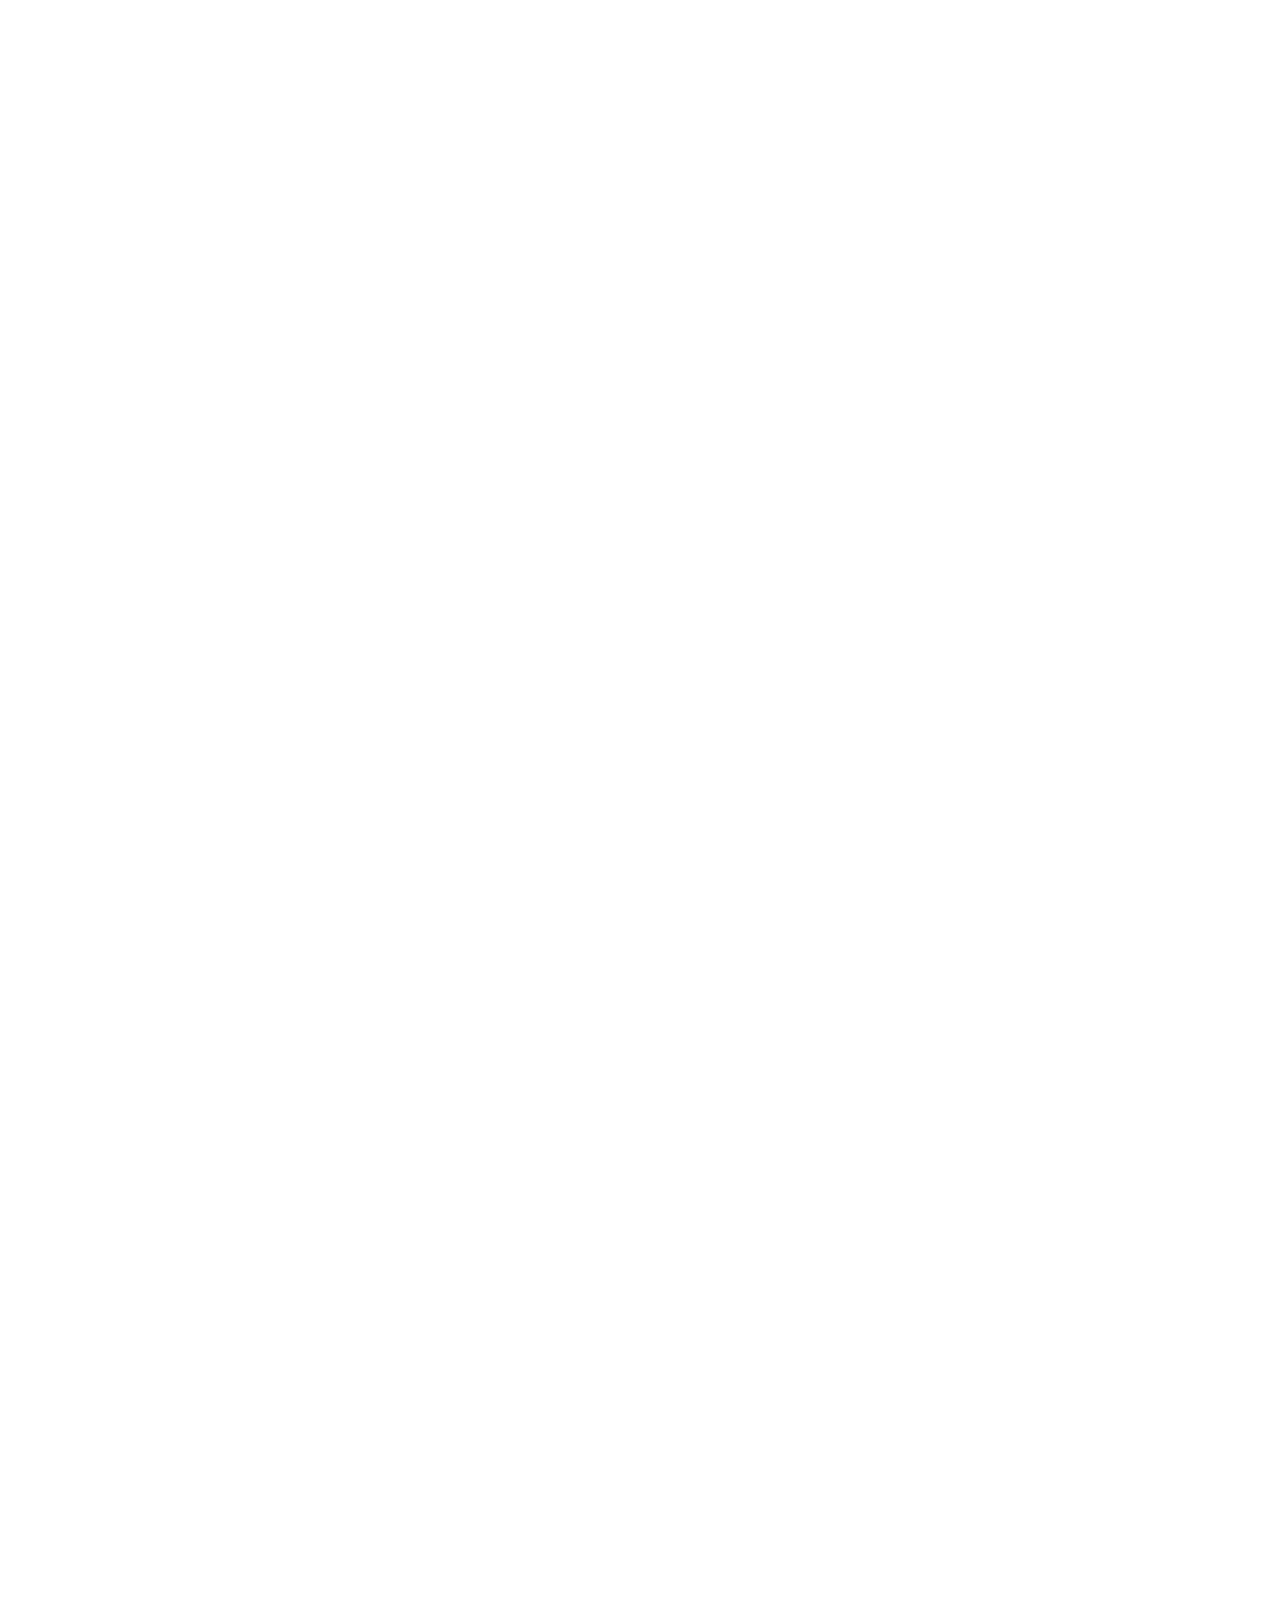
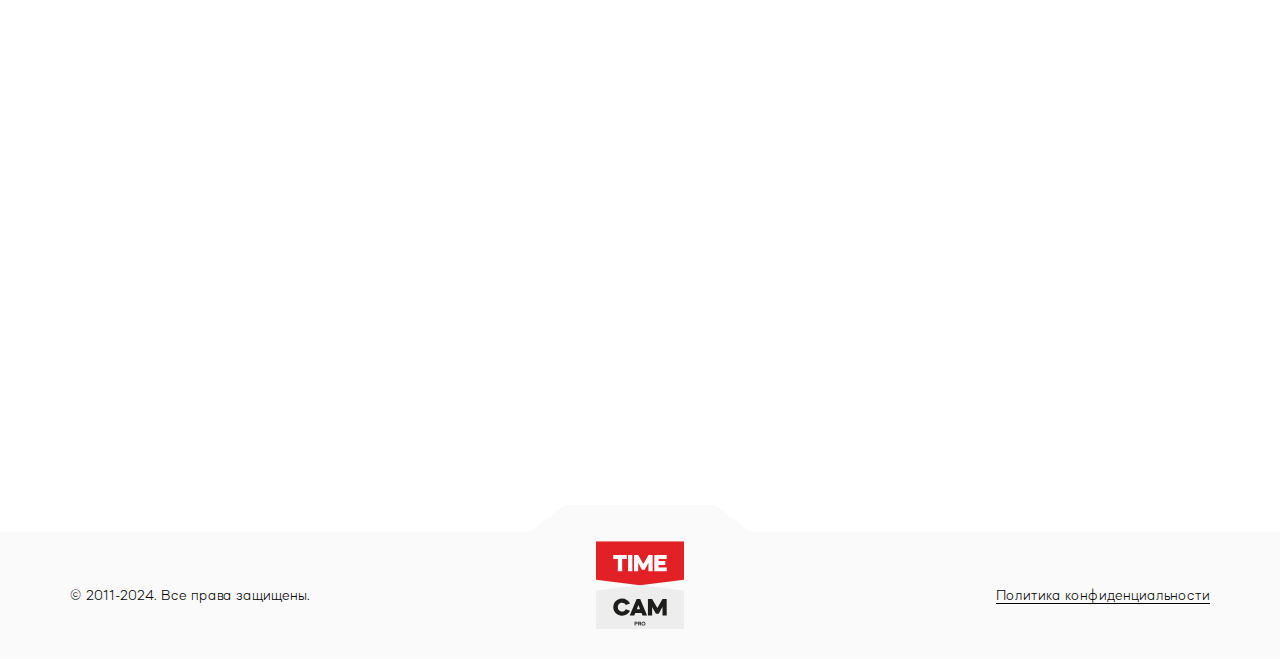
<file: sphere.html>
<!DOCTYPE html>
<html lang="ru">

<head>
    <meta charset="UTF-8">
    <meta name="viewport" content="width=device-width, initial-scale=1.0">
    <title>TIME CAM - съемка таймлапсов и аренда таймлапс боксов</title>
    <link rel="icon" type="image/png" href="favicon.png" />
    <link href="https://unpkg.com/aos@2.3.1/dist/aos.css" rel="stylesheet">
    <link rel="stylesheet" href="css/style.min.css">
</head>

<body>
    <div class="page">
        <header class="header">
            <div class="container">
                <div class="header__wrap">
                    <a target="_blank" href="https://p.timecam.pro/" class="header__cab">
                        <img src="img/login-mob.svg" alt="">
                    </a>
                    <ul class="header__menu">
                        <li><a href="/cameras.html">Оборудование</a></li>
                        <li><a href="/po.html">ПО</a></li>
                        <li class="active"><a href="/sphere.html">Области применения</a></li>
                        <li><a href="/support.html">Поддержка</a></li>
                    </ul>
                    <div class="header__logo">
                        <a href="/">
                            <svg width="88" height="88" viewBox="0 0 88 88" fill="none"
                                xmlns="http://www.w3.org/2000/svg">
                                <path d="M44.0949 44L88 38.5278V0H0V38.5278L43.9051 44H44.0949Z" fill="#E22126" />
                                <path d="M43.9051 44L0 49.4722V88H88V49.4722L44.0949 44H43.9051Z" fill="#EDEDED" />
                                <path
                                    d="M21.8599 17.7453H17.2314V13.8193H30.7881V17.7453H26.1597V30.1804H21.8599V17.7453Z"
                                    fill="white" class="hid--left" />
                                <path d="M36.3235 30.1804H32.0469V13.8193H36.3235V30.1804Z" fill="white" class="hid" />
                                <path
                                    d="M42.188 30.1804H38.0225V13.8193H42.188L47.3302 22.9119L52.4492 13.8193H56.6148V30.1804H52.4492V21.6943L48.7465 28.5462H45.9046L42.2019 21.7175L42.188 30.1804Z"
                                    fill="white" class="hid" />
                                <path
                                    d="M58.3179 13.8193H70.6757V17.7453H62.5899V19.9675H69.2965V23.8934H62.5899V26.2545H70.8146V30.1804H58.3179V13.8193Z"
                                    fill="white" class="hid" />
                                <path
                                    d="M26.0166 57.4722C27.7179 57.453 29.3905 57.9117 30.844 58.7963C32.2301 59.6261 33.3311 60.8581 34.0006 62.3287L29.8073 63.8611C29.4782 63.1681 28.9495 62.5893 28.2891 62.199C27.6012 61.7936 26.815 61.5854 26.0166 61.5972C25.4532 61.5862 24.8937 61.6938 24.3746 61.9132C23.8555 62.1325 23.3884 62.4586 23.0035 62.8703C22.6065 63.2831 22.2957 63.7707 22.0891 64.3049C21.8825 64.839 21.7842 65.409 21.8001 65.9815C21.768 67.1517 22.2007 68.287 23.0035 69.1389C23.3937 69.5421 23.8624 69.8611 24.3806 70.076C24.8988 70.291 25.4556 70.3975 26.0166 70.3889C26.815 70.4006 27.6012 70.1924 28.2891 69.787C28.9495 69.3968 29.4782 68.818 29.8073 68.125L34.0006 69.6805C33.3311 71.1511 32.2301 72.3831 30.844 73.2129C29.3922 74.1014 27.7184 74.5605 26.0166 74.537C24.8693 74.5658 23.728 74.3638 22.6603 73.9431C21.5925 73.5225 20.6201 72.8916 19.8006 72.0879C18.1992 70.4703 17.3008 68.2858 17.3008 66.0092C17.3008 63.7327 18.1992 61.5481 19.8006 59.9305C20.6193 59.1252 21.5914 58.4926 22.6592 58.0703C23.727 57.648 24.8687 57.4446 26.0166 57.4722Z"
                                    fill="#1D1D1B" class="hid--left2" />
                                <path
                                    d="M38.2628 74.2451H33.7871L40.6418 57.7544H44.201L51.0279 74.2451H46.5338L45.5664 71.7961H39.2533L38.2628 74.2451ZM42.4284 63.9025L40.7806 68.0044H44.0529L42.4284 63.9025Z"
                                    fill="#1D1D1B" class="hid" />
                                <path
                                    d="M56.1428 74.2451H51.9263V57.7544H56.1428L61.3219 66.9211L66.4826 57.7544H70.6991V74.2451H66.4826V65.6942L62.7382 72.597H59.8871L56.1428 65.7405V74.2451Z"
                                    fill="#1D1D1B" class="hid" />
                                <path
                                    d="M39.3414 83.0462V84.3656H38.6147V80.6249H40.2902C40.4598 80.6186 40.629 80.6461 40.7879 80.7057C40.9468 80.7653 41.0923 80.8558 41.2159 80.9721C41.3343 81.0826 41.4288 81.2163 41.4934 81.3648C41.5579 81.5133 41.5913 81.6736 41.5913 81.8356C41.5913 81.9975 41.5579 82.1578 41.4934 82.3063C41.4288 82.4549 41.3343 82.5885 41.2159 82.699C41.0923 82.8153 40.9468 82.9058 40.7879 82.9654C40.629 83.025 40.4598 83.0525 40.2902 83.0462H39.3414ZM40.3041 81.2869H39.3414V82.4073H40.3041C40.3763 82.4099 40.4483 82.3972 40.5153 82.3701C40.5823 82.343 40.6428 82.302 40.6929 82.2499C40.7447 82.1986 40.7854 82.1372 40.8124 82.0695C40.8395 82.0018 40.8524 81.9293 40.8503 81.8564C40.8529 81.7841 40.8402 81.7122 40.8131 81.6452C40.786 81.5781 40.745 81.5176 40.6929 81.4675C40.6426 81.4104 40.5806 81.3647 40.5112 81.3335C40.4417 81.3024 40.3664 81.2865 40.2902 81.2869H40.3041Z"
                                    fill="#1D1D1B" class="hid" />
                                <path
                                    d="M42.1187 80.6251H43.8451C44.1873 80.6145 44.5199 80.7393 44.7707 80.9724C44.8916 81.0804 44.9876 81.2133 45.0523 81.3619C45.117 81.5105 45.1489 81.6714 45.1456 81.8335C45.148 82.0657 45.0803 82.2932 44.9512 82.4863C44.8268 82.6807 44.6459 82.8325 44.4329 82.9214L45.2891 84.3659H44.4653L43.6784 83.0464H42.8083V84.3659H42.1187V80.6251ZM43.8451 81.2872H42.8083V82.4076H43.8219C43.8948 82.4097 43.9673 82.3968 44.0349 82.3697C44.1026 82.3426 44.164 82.3019 44.2153 82.2501C44.2656 82.198 44.305 82.1363 44.3312 82.0687C44.3574 82.0012 44.37 81.9291 44.3681 81.8566C44.3704 81.7848 44.3581 81.7133 44.3318 81.6464C44.3055 81.5796 44.2659 81.5187 44.2153 81.4677C44.1653 81.4126 44.1047 81.3682 44.0371 81.3372C43.9695 81.3062 43.8963 81.2891 43.8219 81.2872H43.8451Z"
                                    fill="#1D1D1B" class="hid" />
                                <path
                                    d="M47.4317 80.5556C47.6893 80.55 47.9455 80.5965 48.1847 80.6924C48.4239 80.7882 48.6413 80.9315 48.8238 81.1136C49.0062 81.2957 49.15 81.5128 49.2464 81.7518C49.3428 81.9909 49.3899 82.247 49.3849 82.5047C49.3906 82.7626 49.3439 83.019 49.2477 83.2584C49.1515 83.4977 49.0078 83.7151 48.8252 83.8973C48.6426 84.0795 48.425 84.2228 48.1855 84.3184C47.946 84.4141 47.6895 84.4601 47.4317 84.4538C47.1739 84.4608 46.9174 84.4152 46.6778 84.3197C46.4382 84.2243 46.2206 84.0809 46.0382 83.8985C45.8559 83.7161 45.7126 83.4985 45.6172 83.2588C45.5217 83.0192 45.4761 82.7626 45.4831 82.5047C45.4774 82.2472 45.524 81.9912 45.6199 81.7522C45.7158 81.5131 45.8591 81.296 46.0412 81.1138C46.2233 80.9317 46.4403 80.7883 46.6793 80.6924C46.9183 80.5965 47.1742 80.55 47.4317 80.5556ZM46.2329 82.5047C46.2272 82.6697 46.2545 82.8342 46.3133 82.9885C46.3721 83.1427 46.4613 83.2836 46.5754 83.4029C46.6881 83.5158 46.8219 83.6055 46.9692 83.6666C47.1165 83.7278 47.2745 83.7592 47.434 83.7592C47.5935 83.7592 47.7515 83.7278 47.8988 83.6666C48.0461 83.6055 48.1799 83.5158 48.2926 83.4029C48.5163 83.1573 48.6404 82.837 48.6404 82.5047C48.6404 82.1724 48.5163 81.8521 48.2926 81.6066C48.1824 81.4894 48.0488 81.3967 47.9005 81.3345C47.7522 81.2723 47.5925 81.242 47.4317 81.2455C47.2715 81.2415 47.1123 81.2716 46.9647 81.3338C46.8171 81.3961 46.6844 81.4891 46.5754 81.6066C46.4624 81.7247 46.3739 81.8641 46.3151 82.0167C46.2563 82.1693 46.2284 82.332 46.2329 82.4955V82.5047Z"
                                    fill="#1D1D1B" class="hid" />
                            </svg>
                        </a>
                    </div>
                    <div class="header__right">
                        <a href="">Смотреть шоурил</a>
                        <a href="" class="modal">Получить консультацию</a>
                        <a target="_blank" href="https://p.timecam.pro/" class="header__login">
                            Войти
                            <svg width="33" height="15" viewBox="0 0 33 15" fill="none"
                                xmlns="http://www.w3.org/2000/svg">
                                <path d="M20.4395 3.89746L24.2476 7.45828L20.4395 11.0191" stroke="black"
                                    stroke-width="0.988636" />
                                <path d="M24.3456 7.45801L16.0449 7.45801" stroke="black" stroke-width="0.988636" />
                                <path d="M24.6094 0.509766H31.5581V14.407H24.6094" stroke="black" />
                            </svg>
                        </a>
                    </div>
                    <a href="" class="header__burg"><span></span></a>
                </div>
            </div>
        </header>
        <div class="menu">
            <div class="container">
                <ul class="menu__menu">
                    <li><a href="/cameras.html">Оборудование</a></li>
                    <li><a href="/po.html">ПО</a></li>
                    <li class="active"><a href="/sphere.html">Области применения</a></li>
                    <li><a href="/support.html">Поддержка</a></li>
                </ul>
            </div>
            <div class="menu__bottom">
                <div class="container">
                    <div class="menu__links">
                        <a href="">Смотреть шоурил</a>
                        <a href="" class="modal">Получить консультацию</a>
                    </div>
                </div>
            </div>
        </div>
        <section class="sphere">
            <div class="container">
                <h1 class="sphere__title"><span>Области</span>
                    применения</h1>
                <p class="sphere__descr" data-aos="fade-up" data-aos-duration="1000">Таймлапс глобально
                    популяризирован в&nbsp;наши дни и&nbsp;незаменим
                    в&nbsp;различных сферах, начиная от&nbsp;киноиндустрии и&nbsp;заканчивая научными исследованиями.
                    Технология создания таймлапсов позволяет в&nbsp;относительно коротком видеоролике наглядно
                    представить медленные и&nbsp;едва заметные процессы - визуализировать изменения, происходящие
                    в&nbsp;течение продолжительного времени.</p>
                <div class="sphere__subtitle" data-aos="fade-right" data-aos-duration="1000">Спектр прикладного
                    применения таймлапсов очень широк:</div>
                <div class="sphere__wrap">
                    <div class="sphere__block">
                        <div class="sphere__cont" data-aos="fade-right" data-aos-duration="1000">
                            <div class="sphere__num">01</div>
                            <div class="sphere__name">Документирование <br> проектов</div>
                            <p class="sphere__text">Таймлапсы применяются для&nbsp;отслеживания прогресса
                                в&nbsp;различных
                                проектах, таких как: строительство зданий и&nbsp;индустриальных объектов, возведение
                                сцен и&nbsp;павильонов массовых мероприятий, создание произведений искусства.</p>
                        </div>
                        <div class="sphere__img" data-aos="fade-left" data-aos-duration="1000"><img
                                src="img/sphere1.jpg" alt=""></div>
                    </div>
                    <div class="sphere__block">
                        <div class="sphere__cont" data-aos="fade-left" data-aos-duration="1000">
                            <div class="sphere__num" data-aos="fade-up" data-aos-duration="1000">02</div>
                            <div class="sphere__name" data-aos="fade-up" data-aos-duration="1000">Киноиндустрия <br>
                                и&nbsp;видеопродакшн</div>
                            <p class="sphere__text" data-aos="fade-up" data-aos-duration="1000">В кино и
                                видеопроизводстве таймлапсы могут использоваться
                                для&nbsp;создания впечатляющих эффектов времени, показывая, например, долгосрочные
                                изменения
                                в&nbsp;ландшафтах или&nbsp;городских пейзажах, смену времени суток, постройку
                                или&nbsp;разрушение
                                каких-либо объектов, медленные перемещения больших сооружений.</p>
                        </div>
                        <div class="sphere__img" data-aos="fade-right" data-aos-duration="1000"><img
                                src="img/sphere2.jpg" alt=""></div>
                    </div>
                    <div class="sphere__block">
                        <div class="sphere__cont" data-aos="fade-right" data-aos-duration="1000">
                            <div class="sphere__num" data-aos="fade-up" data-aos-duration="1000">03</div>
                            <div class="sphere__name" data-aos="fade-up" data-aos-duration="1000">Научные <br>
                                исследования</div>
                            <p class="sphere__text" data-aos="fade-up" data-aos-duration="1000">Ученые часто используют
                                таймлапсы для&nbsp;наблюдения
                                за&nbsp;медленными
                                процессами, такими как: рост растений, движение облаков
                                или&nbsp;изменения в&nbsp;природной среде.</p>
                        </div>
                        <div class="sphere__img" data-aos="fade-left" data-aos-duration="1000"><img
                                src="img/sphere3.jpg" alt=""></div>
                    </div>
                    <div class="sphere__block">
                        <div class="sphere__cont" data-aos="fade-left" data-aos-duration="1000">
                            <div class="sphere__num" data-aos="fade-up" data-aos-duration="1000">04</div>
                            <div class="sphere__name" data-aos="fade-up" data-aos-duration="1000">Образование <br>
                                и обучение</div>
                            <p class="sphere__text" data-aos="fade-up" data-aos-duration="1000">В учебных целях
                                таймлапсы могут помочь студентам лучше
                                понять процессы, которые обычно происходят очень медленно
                                или&nbsp;незаметно. Яркие примеры: коррозия материалов, наблюдения
                                за&nbsp;небесными телами, изучение приливов и&nbsp;отливов, циклы жизни растений
                                и&nbsp;т.д.</p>
                        </div>
                        <div class="sphere__img" data-aos="fade-right" data-aos-duration="1000"><img
                                src="img/sphere4.jpg" alt=""></div>
                    </div>
                </div>
            </div>
        </section>
        <section class="team">
            <div class="container">
                <div class="team__top" data-aos="fade-up" data-aos-duration="1000">
                    <h2 class="team__title">Обратиться
                        <span>в поддержку</span>
                    </h2>
                </div>
                <div class="team__wrap">
                    <div class="team__block" data-aos="fade-right" data-aos-duration="1000">
                        <div class="team__img">
                            <img src="img/team1.png" alt="">
                        </div>
                        <div class="team__cont">
                            <div class="team__name">Денис</div>
                            <a href="tel:+7 (916) 654-62-05" class="team__phone">+7 (916) 654-62-05</a>
                            <div class="team__time">
                                <img src="img/team-time.svg" alt="">с 10:00 до 21:00
                            </div>
                        </div>
                    </div>
                    <div class="team__block" data-aos="fade-left" data-aos-duration="1000">
                        <div class="team__img">
                            <img src="img/team2.png" alt="">
                        </div>
                        <div class="team__cont">
                            <div class="team__name">Наталья</div>
                            <a href="tel:+7 (980) 553-17-49" class="team__phone">+7 (980) 553-17-49</a>
                            <div class="team__time">
                                <img src="img/team-time.svg" alt="">с 10:00 до 21:00
                            </div>
                        </div>
                    </div>
                </div>
            </div>
        </section>
        <div class="call">
            <div class="container">
                <form class="call__form" data-aos="fade-up" data-aos-duration="1000">
                    <input type="text" placeholder="Ваше имя*" required>
                    <input type="tel" onkeypress="phoneInputValidation(event)" placeholder="Номер телефона*" required>
                    <input type="text" placeholder="Ваш вопрос">
                    <div class="call__bottom">
                        <label class="call__check">
                            <input type="checkbox" checked required>
                            <span>
                                <svg width="11" height="8" viewBox="0 0 11 8" fill="none"
                                    xmlns="http://www.w3.org/2000/svg">
                                    <path d="M1 4.61119L3.7 7.18262L10 1.18262" stroke="#FF2B06" />
                                </svg>
                            </span>
                            <p>Вы даете согласие на <a href="">обработку персональных данных</a></p>
                        </label>
                        <button class="call__btn">
                            Свяжитесь со мной
                            <svg width="30" height="7" viewBox="0 0 30 7" fill="none"
                                xmlns="http://www.w3.org/2000/svg">
                                <path d="M0 3.68262H29M29 3.68262L26.3103 1.18262M29 3.68262L26.3103 6.18262"
                                    stroke="#AEAEAE" />
                            </svg>
                        </button>
                    </div>
                </form>
                <div class="call__credits" data-aos="fade-up" data-aos-duration="1000">
                    <div class="call__mail">
                        Почта:
                        <a href="mailto:info@timecampro.ru">info@timecampro.ru</a>
                    </div>
                    <div class="call__soc"><span>Соц. сети:</span>
                        <a href="">
                            <img src="img/call-soc1.svg" alt="">
                        </a>
                        <a href="">
                            <img src="img/call-soc2.svg" alt="">
                        </a>
                    </div>
                </div>
            </div>
        </div>
        <footer class="footer">
            <div class="container">
                <div class="footer__wrap">
                    <div class="footer__copy">© 2011-2024. Все права защищены.</div>
                    <a href="/" class="footer__logo">
                        <img src="img/footer-logo.svg" alt="">
                    </a>
                    <div class="footer__polit"><a href="">Политика конфиденциальности</a></div>
                </div>
            </div>
        </footer>
        <div class="overlay overlay-call">
            <div class="popup">
                <div class="popup__close">
                    <svg width="40" height="40" viewBox="0 0 40 40" fill="none" xmlns="http://www.w3.org/2000/svg">
                        <path
                            d="M37.4696 20.3938L39.5 21.9827V39.5H22.6087H0.5V21.9827L2.53038 20.3938L3.0335 20L2.53038 19.6062L0.5 18.0173V0.5H16.9565H39.5V18.0173L37.4696 19.6062L36.9665 20L37.4696 20.3938Z"
                            stroke="#D9D9D9" />
                        <path d="M13 13L27 27" stroke="#878787" stroke-miterlimit="10" />
                        <path d="M27 13L13 27" stroke="#878787" stroke-miterlimit="10" />
                    </svg>
                </div>
                <div class="overlay-call__title">Получить консультацию</div>
                <form action="" class="overlay-call__form">
                    <input type="text" placeholder="Ваше имя*" required>
                    <input type="tel" onkeypress="phoneInputValidation(event)" placeholder="Номер телефона*" required>
                    <input type="text" placeholder="Ваш вопрос">
                    <div class="overlay-call__bottom">
                        <label class="call__check">
                            <input type="checkbox" checked required>
                            <span>
                                <svg width="11" height="8" viewBox="0 0 11 8" fill="none"
                                    xmlns="http://www.w3.org/2000/svg">
                                    <path d="M1 4.61119L3.7 7.18262L10 1.18262" stroke="#FF2B06" />
                                </svg>
                            </span>
                            <p>Вы даете согласие на <a href="">обработку персональных данных</a></p>
                        </label>
                        <button class="call__btn">
                            Свяжитесь со мной
                            <svg width="30" height="7" viewBox="0 0 30 7" fill="none"
                                xmlns="http://www.w3.org/2000/svg">
                                <path d="M0 3.68262H29M29 3.68262L26.3103 1.18262M29 3.68262L26.3103 6.18262"
                                    stroke="#AEAEAE" />
                            </svg>
                        </button>
                    </div>
                </form>
            </div>
        </div>
        <div class="overlay overlay-thx">
            <div class="popup">
                <div class="popup__close">
                    <svg width="40" height="40" viewBox="0 0 40 40" fill="none" xmlns="http://www.w3.org/2000/svg">
                        <path
                            d="M37.4696 20.3938L39.5 21.9827V39.5H22.6087H0.5V21.9827L2.53038 20.3938L3.0335 20L2.53038 19.6062L0.5 18.0173V0.5H16.9565H39.5V18.0173L37.4696 19.6062L36.9665 20L37.4696 20.3938Z"
                            stroke="#D9D9D9" />
                        <path d="M13 13L27 27" stroke="#878787" stroke-miterlimit="10" />
                        <path d="M27 13L13 27" stroke="#878787" stroke-miterlimit="10" />
                    </svg>
                </div>
                <div class="overlay-thx__icon">
                    <svg width="65" height="46" viewBox="0 0 65 46" fill="none" xmlns="http://www.w3.org/2000/svg">
                        <path
                            d="M44.5 46L0.500004 46L0.500003 15.5L20.5 -7.6613e-06L64.4995 -7.62944e-06L64.5 30.5L44.5 46Z"
                            fill="#E22126" />
                        <path d="M23.5 23.8571L28.9 29L41.5 17" stroke="white" stroke-width="3" />
                    </svg>
                </div>
                <div class="overlay-thx__title">Ваша запись принята, большое спасибо!</div>
                <div class="overlay-thx__descr">В ближайшее время наш консультант свяжется с Вами.</div>
                <a href="" class="overlay-thx__btn">
                    Ок
                    <svg width="30" height="7" viewBox="0 0 30 7" fill="none" xmlns="http://www.w3.org/2000/svg">
                        <path d="M0 3.68262H29M29 3.68262L26.3103 1.18262M29 3.68262L26.3103 6.18262"
                            stroke="#AEAEAE" />
                    </svg>
                </a>
            </div>
        </div>
    </div>
    <script src="https://unpkg.com/aos@2.3.1/dist/aos.js"></script>
    <script>
        AOS.init();
    </script>
    <script src="js/main.js"></script>
</body>

</html>
</file>
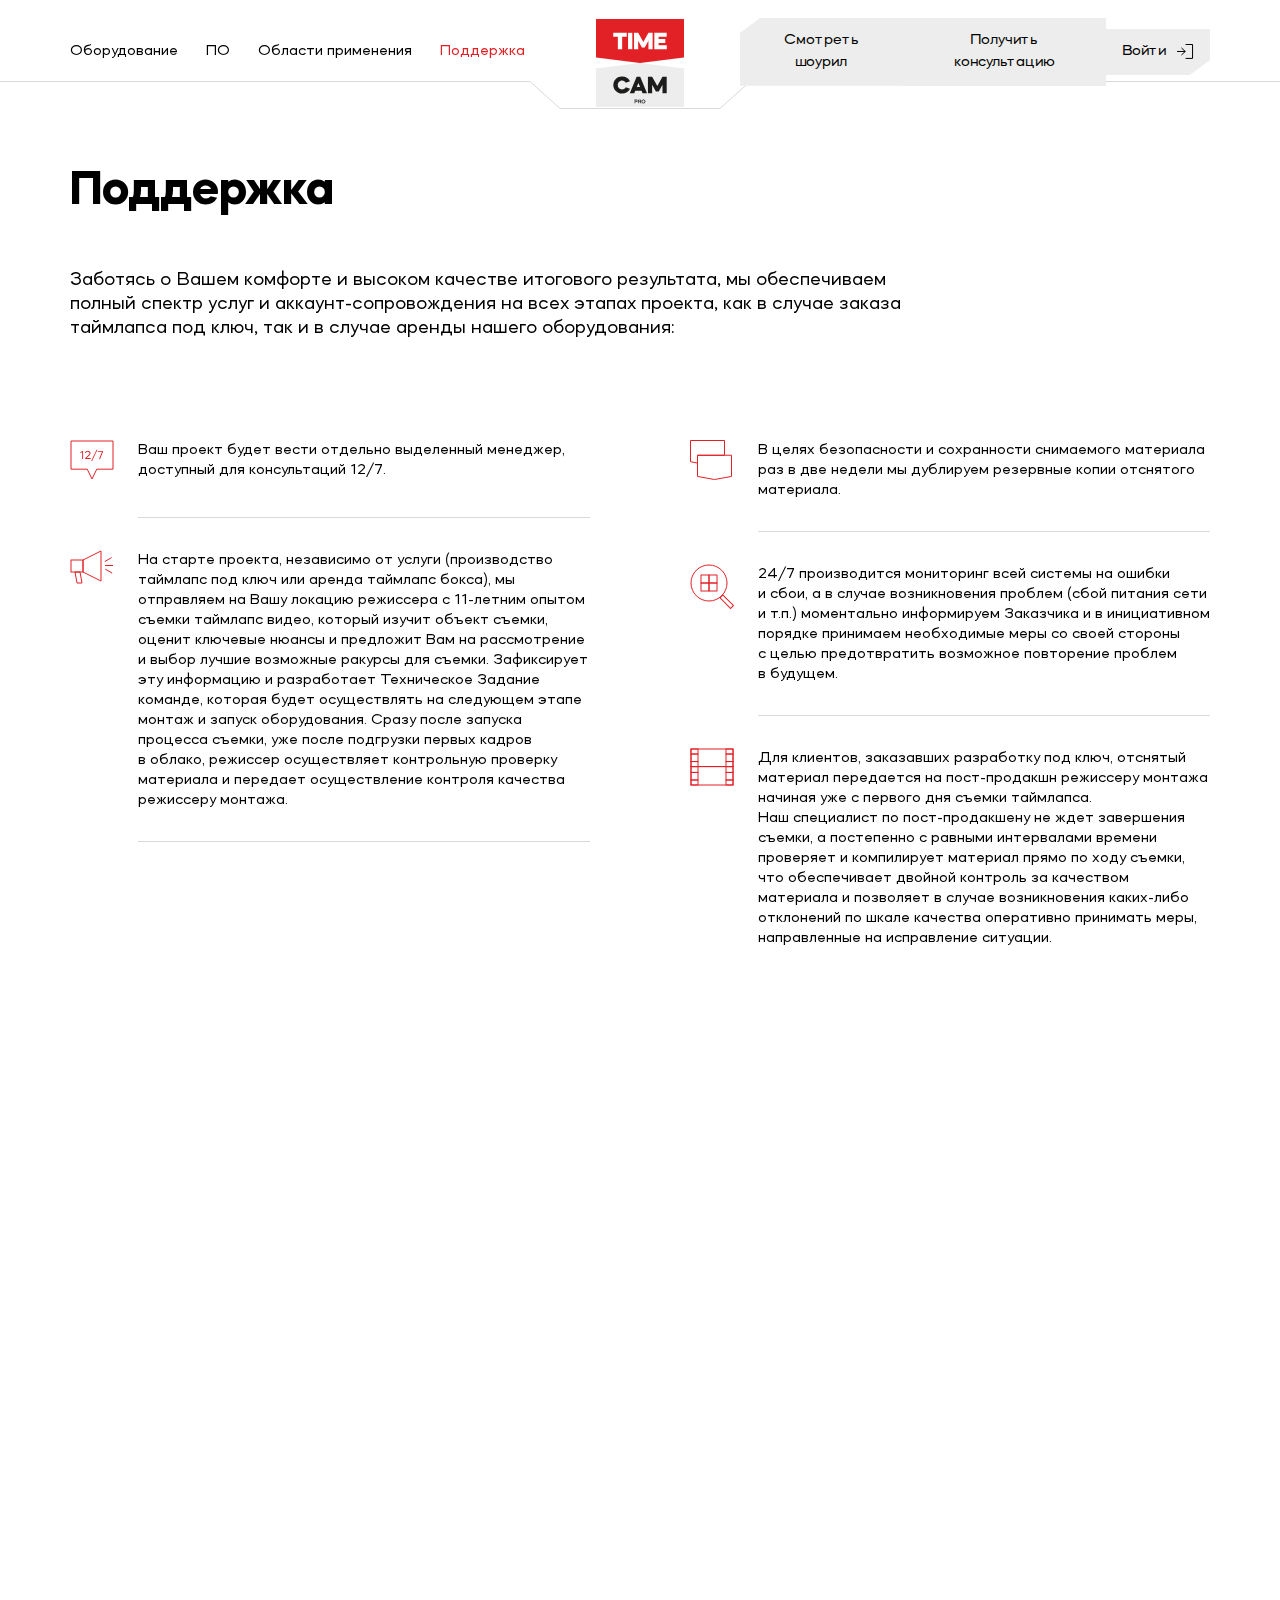
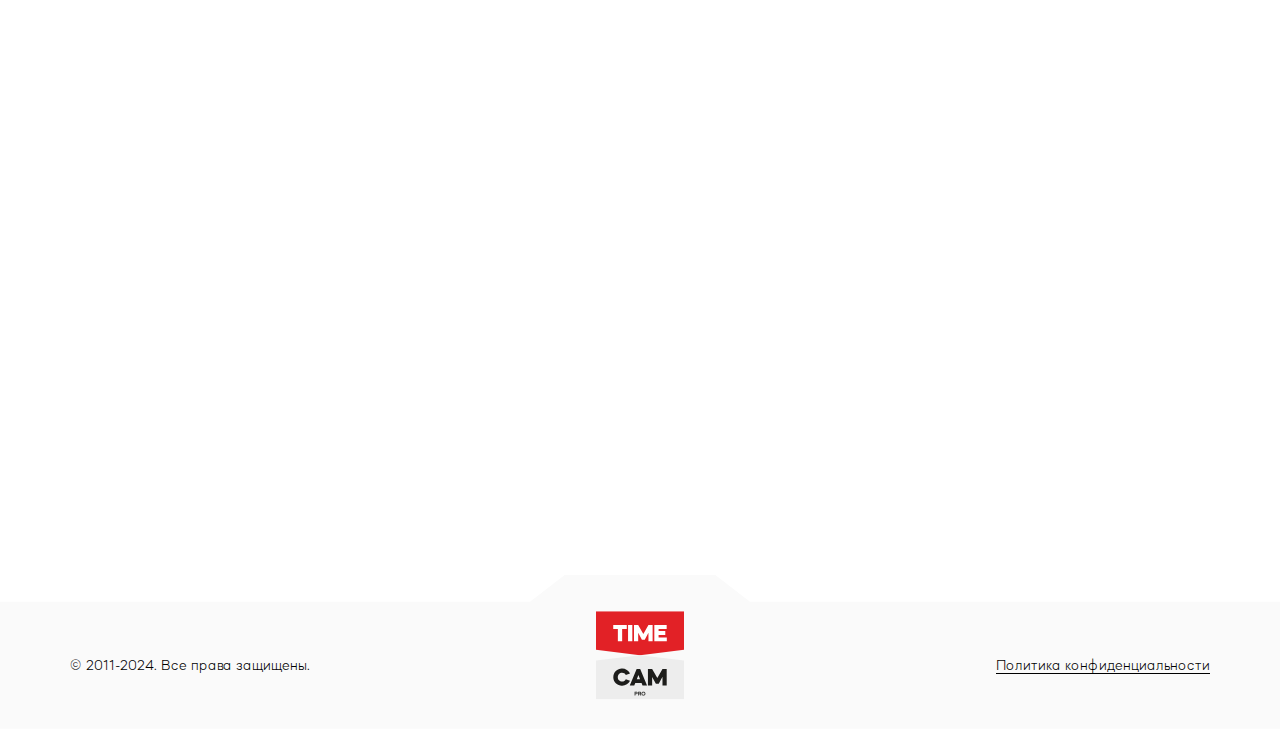
<file: support.html>
<!DOCTYPE html>
<html lang="ru">

<head>
    <meta charset="UTF-8">
    <meta name="viewport" content="width=device-width, initial-scale=1.0">
    <title>TIME CAM - съемка таймлапсов и аренда таймлапс боксов</title>
    <link rel="icon" type="image/png" href="favicon.png" />
    <link href="https://unpkg.com/aos@2.3.1/dist/aos.css" rel="stylesheet">
    <link rel="stylesheet" href="css/style.min.css">
</head>

<body>
    <div class="page">
        <header class="header">
            <div class="container">
                <div class="header__wrap">
                    <a target="_blank" href="https://p.timecam.pro/" class="header__cab">
                        <img src="img/login-mob.svg" alt="">
                    </a>
                    <ul class="header__menu">
                        <li><a href="/cameras.html">Оборудование</a></li>
                        <li><a href="/po.html">ПО</a></li>
                        <li><a href="/sphere.html">Области применения</a></li>
                        <li class="active"><a href="/support.html">Поддержка</a></li>
                    </ul>
                    <div class="header__logo">
                        <a href="/">
                            <svg width="88" height="88" viewBox="0 0 88 88" fill="none"
                                xmlns="http://www.w3.org/2000/svg">
                                <path d="M44.0949 44L88 38.5278V0H0V38.5278L43.9051 44H44.0949Z" fill="#E22126" />
                                <path d="M43.9051 44L0 49.4722V88H88V49.4722L44.0949 44H43.9051Z" fill="#EDEDED" />
                                <path
                                    d="M21.8599 17.7453H17.2314V13.8193H30.7881V17.7453H26.1597V30.1804H21.8599V17.7453Z"
                                    fill="white" class="hid--left" />
                                <path d="M36.3235 30.1804H32.0469V13.8193H36.3235V30.1804Z" fill="white" class="hid" />
                                <path
                                    d="M42.188 30.1804H38.0225V13.8193H42.188L47.3302 22.9119L52.4492 13.8193H56.6148V30.1804H52.4492V21.6943L48.7465 28.5462H45.9046L42.2019 21.7175L42.188 30.1804Z"
                                    fill="white" class="hid" />
                                <path
                                    d="M58.3179 13.8193H70.6757V17.7453H62.5899V19.9675H69.2965V23.8934H62.5899V26.2545H70.8146V30.1804H58.3179V13.8193Z"
                                    fill="white" class="hid" />
                                <path
                                    d="M26.0166 57.4722C27.7179 57.453 29.3905 57.9117 30.844 58.7963C32.2301 59.6261 33.3311 60.8581 34.0006 62.3287L29.8073 63.8611C29.4782 63.1681 28.9495 62.5893 28.2891 62.199C27.6012 61.7936 26.815 61.5854 26.0166 61.5972C25.4532 61.5862 24.8937 61.6938 24.3746 61.9132C23.8555 62.1325 23.3884 62.4586 23.0035 62.8703C22.6065 63.2831 22.2957 63.7707 22.0891 64.3049C21.8825 64.839 21.7842 65.409 21.8001 65.9815C21.768 67.1517 22.2007 68.287 23.0035 69.1389C23.3937 69.5421 23.8624 69.8611 24.3806 70.076C24.8988 70.291 25.4556 70.3975 26.0166 70.3889C26.815 70.4006 27.6012 70.1924 28.2891 69.787C28.9495 69.3968 29.4782 68.818 29.8073 68.125L34.0006 69.6805C33.3311 71.1511 32.2301 72.3831 30.844 73.2129C29.3922 74.1014 27.7184 74.5605 26.0166 74.537C24.8693 74.5658 23.728 74.3638 22.6603 73.9431C21.5925 73.5225 20.6201 72.8916 19.8006 72.0879C18.1992 70.4703 17.3008 68.2858 17.3008 66.0092C17.3008 63.7327 18.1992 61.5481 19.8006 59.9305C20.6193 59.1252 21.5914 58.4926 22.6592 58.0703C23.727 57.648 24.8687 57.4446 26.0166 57.4722Z"
                                    fill="#1D1D1B" class="hid--left2" />
                                <path
                                    d="M38.2628 74.2451H33.7871L40.6418 57.7544H44.201L51.0279 74.2451H46.5338L45.5664 71.7961H39.2533L38.2628 74.2451ZM42.4284 63.9025L40.7806 68.0044H44.0529L42.4284 63.9025Z"
                                    fill="#1D1D1B" class="hid" />
                                <path
                                    d="M56.1428 74.2451H51.9263V57.7544H56.1428L61.3219 66.9211L66.4826 57.7544H70.6991V74.2451H66.4826V65.6942L62.7382 72.597H59.8871L56.1428 65.7405V74.2451Z"
                                    fill="#1D1D1B" class="hid" />
                                <path
                                    d="M39.3414 83.0462V84.3656H38.6147V80.6249H40.2902C40.4598 80.6186 40.629 80.6461 40.7879 80.7057C40.9468 80.7653 41.0923 80.8558 41.2159 80.9721C41.3343 81.0826 41.4288 81.2163 41.4934 81.3648C41.5579 81.5133 41.5913 81.6736 41.5913 81.8356C41.5913 81.9975 41.5579 82.1578 41.4934 82.3063C41.4288 82.4549 41.3343 82.5885 41.2159 82.699C41.0923 82.8153 40.9468 82.9058 40.7879 82.9654C40.629 83.025 40.4598 83.0525 40.2902 83.0462H39.3414ZM40.3041 81.2869H39.3414V82.4073H40.3041C40.3763 82.4099 40.4483 82.3972 40.5153 82.3701C40.5823 82.343 40.6428 82.302 40.6929 82.2499C40.7447 82.1986 40.7854 82.1372 40.8124 82.0695C40.8395 82.0018 40.8524 81.9293 40.8503 81.8564C40.8529 81.7841 40.8402 81.7122 40.8131 81.6452C40.786 81.5781 40.745 81.5176 40.6929 81.4675C40.6426 81.4104 40.5806 81.3647 40.5112 81.3335C40.4417 81.3024 40.3664 81.2865 40.2902 81.2869H40.3041Z"
                                    fill="#1D1D1B" class="hid" />
                                <path
                                    d="M42.1187 80.6251H43.8451C44.1873 80.6145 44.5199 80.7393 44.7707 80.9724C44.8916 81.0804 44.9876 81.2133 45.0523 81.3619C45.117 81.5105 45.1489 81.6714 45.1456 81.8335C45.148 82.0657 45.0803 82.2932 44.9512 82.4863C44.8268 82.6807 44.6459 82.8325 44.4329 82.9214L45.2891 84.3659H44.4653L43.6784 83.0464H42.8083V84.3659H42.1187V80.6251ZM43.8451 81.2872H42.8083V82.4076H43.8219C43.8948 82.4097 43.9673 82.3968 44.0349 82.3697C44.1026 82.3426 44.164 82.3019 44.2153 82.2501C44.2656 82.198 44.305 82.1363 44.3312 82.0687C44.3574 82.0012 44.37 81.9291 44.3681 81.8566C44.3704 81.7848 44.3581 81.7133 44.3318 81.6464C44.3055 81.5796 44.2659 81.5187 44.2153 81.4677C44.1653 81.4126 44.1047 81.3682 44.0371 81.3372C43.9695 81.3062 43.8963 81.2891 43.8219 81.2872H43.8451Z"
                                    fill="#1D1D1B" class="hid" />
                                <path
                                    d="M47.4317 80.5556C47.6893 80.55 47.9455 80.5965 48.1847 80.6924C48.4239 80.7882 48.6413 80.9315 48.8238 81.1136C49.0062 81.2957 49.15 81.5128 49.2464 81.7518C49.3428 81.9909 49.3899 82.247 49.3849 82.5047C49.3906 82.7626 49.3439 83.019 49.2477 83.2584C49.1515 83.4977 49.0078 83.7151 48.8252 83.8973C48.6426 84.0795 48.425 84.2228 48.1855 84.3184C47.946 84.4141 47.6895 84.4601 47.4317 84.4538C47.1739 84.4608 46.9174 84.4152 46.6778 84.3197C46.4382 84.2243 46.2206 84.0809 46.0382 83.8985C45.8559 83.7161 45.7126 83.4985 45.6172 83.2588C45.5217 83.0192 45.4761 82.7626 45.4831 82.5047C45.4774 82.2472 45.524 81.9912 45.6199 81.7522C45.7158 81.5131 45.8591 81.296 46.0412 81.1138C46.2233 80.9317 46.4403 80.7883 46.6793 80.6924C46.9183 80.5965 47.1742 80.55 47.4317 80.5556ZM46.2329 82.5047C46.2272 82.6697 46.2545 82.8342 46.3133 82.9885C46.3721 83.1427 46.4613 83.2836 46.5754 83.4029C46.6881 83.5158 46.8219 83.6055 46.9692 83.6666C47.1165 83.7278 47.2745 83.7592 47.434 83.7592C47.5935 83.7592 47.7515 83.7278 47.8988 83.6666C48.0461 83.6055 48.1799 83.5158 48.2926 83.4029C48.5163 83.1573 48.6404 82.837 48.6404 82.5047C48.6404 82.1724 48.5163 81.8521 48.2926 81.6066C48.1824 81.4894 48.0488 81.3967 47.9005 81.3345C47.7522 81.2723 47.5925 81.242 47.4317 81.2455C47.2715 81.2415 47.1123 81.2716 46.9647 81.3338C46.8171 81.3961 46.6844 81.4891 46.5754 81.6066C46.4624 81.7247 46.3739 81.8641 46.3151 82.0167C46.2563 82.1693 46.2284 82.332 46.2329 82.4955V82.5047Z"
                                    fill="#1D1D1B" class="hid" />
                            </svg>
                        </a>
                    </div>
                    <div class="header__right">
                        <a href="">Смотреть шоурил</a>
                        <a href="" class="modal">Получить консультацию</a>
                        <a target="_blank" href="https://p.timecam.pro/" class="header__login">
                            Войти
                            <svg width="33" height="15" viewBox="0 0 33 15" fill="none"
                                xmlns="http://www.w3.org/2000/svg">
                                <path d="M20.4395 3.89746L24.2476 7.45828L20.4395 11.0191" stroke="black"
                                    stroke-width="0.988636" />
                                <path d="M24.3456 7.45801L16.0449 7.45801" stroke="black" stroke-width="0.988636" />
                                <path d="M24.6094 0.509766H31.5581V14.407H24.6094" stroke="black" />
                            </svg>
                        </a>
                    </div>
                    <a href="" class="header__burg"><span></span></a>
                </div>
            </div>
        </header>
        <div class="menu">
            <div class="container">
                <ul class="menu__menu">
                    <li><a href="/cameras.html">Оборудование</a></li>
                    <li><a href="/po.html">ПО</a></li>
                    <li><a href="/sphere.html">Области применения</a></li>
                    <li class="active"><a href="/support.html">Поддержка</a></li>
                </ul>
            </div>
            <div class="menu__bottom">
                <div class="container">
                    <div class="menu__links">
                        <a href="">Смотреть шоурил</a>
                        <a href="" class="modal">Получить консультацию</a>
                    </div>
                </div>
            </div>
        </div>
        <section class="supp">
            <div class="container">
                <h1 class="supp__title" data-aos="fade-right" data-aos-duration="1000">Поддержка</h1>
                <p class="supp__descr" data-aos="fade-right" data-aos-duration="1500">Заботясь о&nbsp;Вашем комфорте
                    и&nbsp;высоком качестве итогового результата, мы
                    обеспечиваем полный спектр услуг и&nbsp;аккаунт-сопровождения на&nbsp;всех этапах проекта, как
                    в&nbsp;случае заказа
                    таймлапса под ключ, так и&nbsp;в&nbsp;случае аренды нашего оборудования:</p>
                <div class="supp__wrap">
                    <div class="supp__block" data-aos="fade-up" data-aos-duration="1000">
                        <div class="supp__icon"><img src="img/supp1.svg" alt=""></div>
                        <p class="supp__text">Ваш проект будет вести отдельно выделенный менеджер, доступный
                            для&nbsp;консультаций 12/7.</p>
                    </div>
                    <div class="supp__block" data-aos="fade-up" data-aos-duration="1000">
                        <div class="supp__icon"><img src="img/supp2.svg" alt=""></div>
                        <p class="supp__text">На старте проекта, независимо от&nbsp;услуги (производство таймлапс под
                            ключ
                            или&nbsp;аренда таймлапс бокса), мы отправляем на&nbsp;Вашу локацию режиссера
                            с&nbsp;11-летним опытом
                            съемки таймлапс видео, который изучит объект съемки, оценит ключевые нюансы и&nbsp;предложит
                            Вам
                            на&nbsp;рассмотрение и&nbsp;выбор лучшие возможные ракурсы для съемки. Зафиксирует
                            эту&nbsp;информацию
                            и&nbsp;разработает Техническое Задание команде, которая будет осуществлять на&nbsp;следующем
                            этапе
                            монтаж и&nbsp;запуск оборудования. Сразу после запуска процесса съемки, уже после подгрузки
                            первых кадров в&nbsp;облако, режиссер осуществляет контрольную проверку материала
                            и&nbsp;передает
                            осуществление контроля качества режиссеру монтажа.</p>
                    </div>
                    <div class="supp__block" data-aos="fade-up" data-aos-duration="1000">
                        <div class="supp__icon"><img src="img/supp3.svg" alt=""></div>
                        <p class="supp__text">Мы ежедневно проверяем качество производимой таймлапс боксами съемки
                            футажей и&nbsp;в&nbsp;случае возникновения любых внештатных ситуаций принимаем оперативные
                            действия по&nbsp;их&nbsp;быстрому устранению.</p>
                    </div>
                    <div class="supp__block" data-aos="fade-up" data-aos-duration="1000">
                        <div class="supp__icon"><img src="img/supp4.svg" alt=""></div>
                        <p class="supp__text">В целях безопасности и&nbsp;сохранности снимаемого материала раз
                            в&nbsp;две недели
                            мы дублируем резервные копии отснятого материала.</p>
                    </div>
                    <div class="supp__block" data-aos="fade-up" data-aos-duration="1000">
                        <div class="supp__icon"><img src="img/supp5.svg" alt=""></div>
                        <p class="supp__text">24/7 производится мониторинг всей системы на&nbsp;ошибки и&nbsp;сбои,
                            а&nbsp;в&nbsp;случае
                            возникновения проблем (сбой питания сети и&nbsp;т.п.) моментально информируем Заказчика
                            и&nbsp;в&nbsp;инициативном порядке принимаем необходимые меры со&nbsp;своей стороны
                            с&nbsp;целью предотвратить
                            возможное повторение проблем в&nbsp;будущем.</p>
                    </div>
                    <div class="supp__block" data-aos="fade-up" data-aos-duration="1000">
                        <div class="supp__icon"><img src="img/supp6.svg" alt=""></div>
                        <p class="supp__text">Для клиентов, заказавших разработку под&nbsp;ключ, отснятый материал
                            передается
                            на&nbsp;пост-продакшн режиссеру монтажа начиная уже с&nbsp;первого дня съемки таймлапса.
                            Наш&nbsp;специалист по&nbsp;пост-продакшену не&nbsp;ждет завершения съемки,
                            а&nbsp;постепенно с&nbsp;равными интервалами
                            времени проверяет и&nbsp;компилирует материал прямо по&nbsp;ходу съемки,
                            что обеспечивает двойной контроль за&nbsp;качеством материала и&nbsp;позволяет
                            в&nbsp;случае возникновения каких-либо отклонений по&nbsp;шкале качества оперативно
                            принимать меры,
                            направленные на&nbsp;исправление ситуации.</p>
                    </div>
                </div>
            </div>
        </section>
        <section class="team">
            <div class="container">
                <div class="team__top" data-aos="fade-up" data-aos-duration="1000">
                    <h2 class="team__title">Обратиться
                        <span>в поддержку</span>
                    </h2>
                </div>
                <div class="team__wrap">
                    <div class="team__block" data-aos="fade-right" data-aos-duration="1000">
                        <div class="team__img">
                            <img src="img/team1.png" alt="">
                        </div>
                        <div class="team__cont">
                            <div class="team__name">Денис</div>
                            <a href="tel:+7 (916) 654-62-05" class="team__phone">+7 (916) 654-62-05</a>
                            <div class="team__time">
                                <img src="img/team-time.svg" alt="">с 10:00 до 21:00
                            </div>
                        </div>
                    </div>
                    <div class="team__block" data-aos="fade-left" data-aos-duration="1000">
                        <div class="team__img">
                            <img src="img/team2.png" alt="">
                        </div>
                        <div class="team__cont">
                            <div class="team__name">Наталья</div>
                            <a href="tel:+7 (980) 553-17-49" class="team__phone">+7 (980) 553-17-49</a>
                            <div class="team__time">
                                <img src="img/team-time.svg" alt="">с 10:00 до 21:00
                            </div>
                        </div>
                    </div>
                </div>
            </div>
        </section>
        <div class="call">
            <div class="container">
                <form class="call__form" data-aos="fade-up" data-aos-duration="1000">
                    <input type="text" placeholder="Ваше имя*" required>
                    <input type="tel" onkeypress="phoneInputValidation(event)" placeholder="Номер телефона*" required>
                    <input type="text" placeholder="Ваш вопрос">
                    <div class="call__bottom">
                        <label class="call__check">
                            <input type="checkbox" checked required>
                            <span>
                                <svg width="11" height="8" viewBox="0 0 11 8" fill="none"
                                    xmlns="http://www.w3.org/2000/svg">
                                    <path d="M1 4.61119L3.7 7.18262L10 1.18262" stroke="#FF2B06" />
                                </svg>
                            </span>
                            <p>Вы даете согласие на <a href="">обработку персональных данных</a></p>
                        </label>
                        <button class="call__btn">
                            Свяжитесь со мной
                            <svg width="30" height="7" viewBox="0 0 30 7" fill="none"
                                xmlns="http://www.w3.org/2000/svg">
                                <path d="M0 3.68262H29M29 3.68262L26.3103 1.18262M29 3.68262L26.3103 6.18262"
                                    stroke="#AEAEAE" />
                            </svg>
                        </button>
                    </div>
                </form>
                <div class="call__credits" data-aos="fade-up" data-aos-duration="1000">
                    <div class="call__mail">
                        Почта:
                        <a href="mailto:info@timecampro.ru">info@timecampro.ru</a>
                    </div>
                    <div class="call__soc"><span>Соц. сети:</span>
                        <a href="">
                            <img src="img/call-soc1.svg" alt="">
                        </a>
                        <a href="">
                            <img src="img/call-soc2.svg" alt="">
                        </a>
                    </div>
                </div>
            </div>
        </div>
        <footer class="footer">
            <div class="container">
                <div class="footer__wrap">
                    <div class="footer__copy">© 2011-2024. Все права защищены.</div>
                    <a href="/" class="footer__logo">
                        <img src="img/footer-logo.svg" alt="">
                    </a>
                    <div class="footer__polit"><a href="">Политика конфиденциальности</a></div>
                </div>
            </div>
        </footer>
        <div class="overlay overlay-call">
            <div class="popup">
                <div class="popup__close">
                    <svg width="40" height="40" viewBox="0 0 40 40" fill="none" xmlns="http://www.w3.org/2000/svg">
                        <path
                            d="M37.4696 20.3938L39.5 21.9827V39.5H22.6087H0.5V21.9827L2.53038 20.3938L3.0335 20L2.53038 19.6062L0.5 18.0173V0.5H16.9565H39.5V18.0173L37.4696 19.6062L36.9665 20L37.4696 20.3938Z"
                            stroke="#D9D9D9" />
                        <path d="M13 13L27 27" stroke="#878787" stroke-miterlimit="10" />
                        <path d="M27 13L13 27" stroke="#878787" stroke-miterlimit="10" />
                    </svg>
                </div>
                <div class="overlay-call__title">Получить консультацию</div>
                <form action="" class="overlay-call__form">
                    <input type="text" placeholder="Ваше имя*" required>
                    <input type="tel" onkeypress="phoneInputValidation(event)" placeholder="Номер телефона*" required>
                    <input type="text" placeholder="Ваш вопрос">
                    <div class="overlay-call__bottom">
                        <label class="call__check">
                            <input type="checkbox" checked required>
                            <span>
                                <svg width="11" height="8" viewBox="0 0 11 8" fill="none"
                                    xmlns="http://www.w3.org/2000/svg">
                                    <path d="M1 4.61119L3.7 7.18262L10 1.18262" stroke="#FF2B06" />
                                </svg>
                            </span>
                            <p>Вы даете согласие на <a href="">обработку персональных данных</a></p>
                        </label>
                        <button class="call__btn">
                            Свяжитесь со мной
                            <svg width="30" height="7" viewBox="0 0 30 7" fill="none"
                                xmlns="http://www.w3.org/2000/svg">
                                <path d="M0 3.68262H29M29 3.68262L26.3103 1.18262M29 3.68262L26.3103 6.18262"
                                    stroke="#AEAEAE" />
                            </svg>
                        </button>
                    </div>
                </form>
            </div>
        </div>
        <div class="overlay overlay-thx">
            <div class="popup">
                <div class="popup__close">
                    <svg width="40" height="40" viewBox="0 0 40 40" fill="none" xmlns="http://www.w3.org/2000/svg">
                        <path
                            d="M37.4696 20.3938L39.5 21.9827V39.5H22.6087H0.5V21.9827L2.53038 20.3938L3.0335 20L2.53038 19.6062L0.5 18.0173V0.5H16.9565H39.5V18.0173L37.4696 19.6062L36.9665 20L37.4696 20.3938Z"
                            stroke="#D9D9D9" />
                        <path d="M13 13L27 27" stroke="#878787" stroke-miterlimit="10" />
                        <path d="M27 13L13 27" stroke="#878787" stroke-miterlimit="10" />
                    </svg>
                </div>
                <div class="overlay-thx__icon">
                    <svg width="65" height="46" viewBox="0 0 65 46" fill="none" xmlns="http://www.w3.org/2000/svg">
                        <path
                            d="M44.5 46L0.500004 46L0.500003 15.5L20.5 -7.6613e-06L64.4995 -7.62944e-06L64.5 30.5L44.5 46Z"
                            fill="#E22126" />
                        <path d="M23.5 23.8571L28.9 29L41.5 17" stroke="white" stroke-width="3" />
                    </svg>
                </div>
                <div class="overlay-thx__title">Ваша запись принята, большое спасибо!</div>
                <div class="overlay-thx__descr">В ближайшее время наш консультант свяжется с Вами.</div>
                <a href="" class="overlay-thx__btn">
                    Ок
                    <svg width="30" height="7" viewBox="0 0 30 7" fill="none" xmlns="http://www.w3.org/2000/svg">
                        <path d="M0 3.68262H29M29 3.68262L26.3103 1.18262M29 3.68262L26.3103 6.18262"
                            stroke="#AEAEAE" />
                    </svg>
                </a>
            </div>
        </div>
    </div>
    <script src="https://unpkg.com/aos@2.3.1/dist/aos.js"></script>
    <script>
        AOS.init();
    </script>
    <script src="js/main.js"></script>
</body>

</html>
</file>
<file: css/style.min.css>
@font-face{font-family:'Mazzard';src:url("../fonts/MazzardM-Light.eot");src:url("../fonts/MazzardM-Light.eot?#iefix") format("embedded-opentype"),url("../fonts/MazzardM-Light.woff2") format("woff2"),url("../fonts/MazzardM-Light.woff") format("woff");font-weight:300;font-style:normal;font-display:swap}@font-face{font-family:'Mazzard';src:url("../fonts/MazzardM-Medium.eot");src:url("../fonts/MazzardM-Medium.eot?#iefix") format("embedded-opentype"),url("../fonts/MazzardM-Medium.woff2") format("woff2"),url("../fonts/MazzardM-Medium.woff") format("woff");font-weight:500;font-style:normal;font-display:swap}@font-face{font-family:'Mazzard';src:url("../fonts/MazzardM-Regular.eot");src:url("../fonts/MazzardM-Regular.eot?#iefix") format("embedded-opentype"),url("../fonts/MazzardM-Regular.woff2") format("woff2"),url("../fonts/MazzardM-Regular.woff") format("woff");font-weight:normal;font-style:normal;font-display:swap}@font-face{font-family:'Mazzard L';src:url("../fonts/MazzardL-Bold.eot");src:url("../fonts/MazzardL-Bold.eot?#iefix") format("embedded-opentype"),url("../fonts/MazzardL-Bold.woff2") format("woff2"),url("../fonts/MazzardL-Bold.woff") format("woff");font-weight:bold;font-style:normal;font-display:swap}@font-face{font-family:'Mazzard';src:url("../fonts/MazzardH-SemiBold.eot");src:url("../fonts/MazzardH-SemiBold.eot?#iefix") format("embedded-opentype"),url("../fonts/MazzardH-SemiBold.woff2") format("woff2"),url("../fonts/MazzardH-SemiBold.woff") format("woff");font-weight:600;font-style:normal;font-display:swap}@font-face{font-family:'Mazzard';src:url("../fonts/MazzardH-Bold.eot");src:url("../fonts/MazzardH-Bold.eot?#iefix") format("embedded-opentype"),url("../fonts/MazzardH-Bold.woff2") format("woff2"),url("../fonts/MazzardH-Bold.woff") format("woff");font-weight:bold;font-style:normal;font-display:swap}body{margin:0;font-family:'Mazzard';font-weight:400;font-size:14px}*{-webkit-box-sizing:border-box;box-sizing:border-box}a{-webkit-transition:all 0.3s;transition:all 0.3s}input,textarea,button,select{font-family:'Mazzard';font-weight:400;border-radius:0}input:focus,textarea:focus,button:focus,select:focus{outline:none}.fullpage{overflow:hidden}.container{width:1340px;margin:auto}@media (max-width: 1399px){.container{width:1140px;margin:auto}}@media (max-width: 1199px){.container{width:940px;margin:auto}}@media (max-width: 991px){.container{width:740px;margin:auto}}@media (max-width: 767px){.container{width:550px;margin:auto}}@media (max-width: 575px){.container{width:100%;padding-left:15px;padding-right:15px;margin:auto}}.footer{background:#fafafa;padding-top:36px;padding-bottom:29px;-webkit-clip-path:polygon(calc(50% - 75px) 0, calc(50% + 75px) 0, calc(50% + 110px) 27px, 100% 27px, 100% 100%, 0 100%, 0 27px, calc(50% - 110px) 27px);clip-path:polygon(calc(50% - 75px) 0, calc(50% + 75px) 0, calc(50% + 110px) 27px, 100% 27px, 100% 100%, 0 100%, 0 27px, calc(50% - 110px) 27px)}.footer__wrap{display:-webkit-box;display:-ms-flexbox;display:flex;-webkit-box-align:center;-ms-flex-align:center;align-items:center;-webkit-box-pack:justify;-ms-flex-pack:justify;justify-content:space-between}.footer__copy{width:40%;font-weight:300;font-size:14px;line-height:186%;color:#000;padding-top:22px}.footer__polit{width:40%;display:-webkit-box;display:-ms-flexbox;display:flex;-webkit-box-align:center;-ms-flex-align:center;align-items:center;-webkit-box-pack:end;-ms-flex-pack:end;justify-content:flex-end;padding-top:22px}.footer__polit a{font-weight:300;font-size:14px;line-height:100%;text-decoration:none;text-align:right;color:#000;border-bottom:1px solid #000}.footer__polit a:hover{color:#e22126;border-bottom:1px solid #e22126}.footer__logo{display:-webkit-box;display:-ms-flexbox;display:flex}.header{position:fixed;top:0;left:0;width:100%;z-index:9}.header::before{content:"";width:100%;position:absolute;top:0;left:0;height:109px;background:#d9d9d9;z-index:-2;-webkit-transition:all 0.3s;transition:all 0.3s;-webkit-clip-path:polygon(0 0, 100% 0, 100% calc(100% - 27px), calc(50% + 110px) calc(100% - 27px), calc(50% + 80px) 100%, calc(50% - 80px) 100%, calc(50% - 110px) calc(100% - 27px), 0 calc(100% - 27px));clip-path:polygon(0 0, 100% 0, 100% calc(100% - 27px), calc(50% + 110px) calc(100% - 27px), calc(50% + 80px) 100%, calc(50% - 80px) 100%, calc(50% - 110px) calc(100% - 27px), 0 calc(100% - 27px))}.header::after{content:"";width:100%;position:absolute;top:0;left:0;height:108px;background:#fff;z-index:-1;-webkit-transition:all 0.3s;transition:all 0.3s;-webkit-clip-path:polygon(0 0, 100% 0, 100% calc(100% - 27px), calc(50% + 110px) calc(100% - 27px), calc(50% + 80px) 100%, calc(50% - 80px) 100%, calc(50% - 110px) calc(100% - 27px), 0 calc(100% - 27px));clip-path:polygon(0 0, 100% 0, 100% calc(100% - 27px), calc(50% + 110px) calc(100% - 27px), calc(50% + 80px) 100%, calc(50% - 80px) 100%, calc(50% - 110px) calc(100% - 27px), 0 calc(100% - 27px))}.header.active::before{height:75px;-webkit-clip-path:polygon(0 0, 100% 0, 100% calc(100%), calc(50% + 110px) calc(100%), calc(50% + 80px) 100%, calc(50% - 80px) 100%, calc(50% - 110px) calc(100%), 0 calc(100%));clip-path:polygon(0 0, 100% 0, 100% calc(100%), calc(50% + 110px) calc(100%), calc(50% + 80px) 100%, calc(50% - 80px) 100%, calc(50% - 110px) calc(100%), 0 calc(100%))}.header.active::after{height:74px;-webkit-clip-path:polygon(0 0, 100% 0, 100% calc(100%), calc(50% + 110px) calc(100%), calc(50% + 80px) 100%, calc(50% - 80px) 100%, calc(50% - 110px) calc(100%), 0 calc(100%));clip-path:polygon(0 0, 100% 0, 100% calc(100%), calc(50% + 110px) calc(100%), calc(50% + 80px) 100%, calc(50% - 80px) 100%, calc(50% - 110px) calc(100%), 0 calc(100%))}.header.active .header__wrap{padding:14px 0}.header.active .header__logo a{margin-top:-6px}.header.active .header__logo svg{width:55px;height:auto}.header.active .header__logo .hid{opacity:0}.header.active .header__logo .hid--left{-webkit-transform:translate(20px);transform:translate(20px)}.header.active .header__logo .hid--left2{-webkit-transform:translate(18px);transform:translate(18px)}.header__cab{display:none}.header__burg{display:none}.header__wrap{display:-webkit-box;display:-ms-flexbox;display:flex;-webkit-box-align:center;-ms-flex-align:center;align-items:center;-webkit-box-pack:justify;-ms-flex-pack:justify;justify-content:space-between;padding:18px 0;-webkit-transition:all 0.2s;transition:all 0.2s}.header__menu{width:calc(50% - 100px);margin:0;padding:0;list-style-type:none;display:-webkit-box;display:-ms-flexbox;display:flex;-webkit-box-align:center;-ms-flex-align:center;align-items:center;grid-gap:28px}.header__menu a{font-weight:400;font-size:16px;line-height:137%;text-align:center;color:#000;text-decoration:none}.header__menu a:hover{color:#e22126}.header__menu li.active a{color:#e22126}.header__logo{height:46px;display:-webkit-box;display:-ms-flexbox;display:flex;-webkit-box-align:start;-ms-flex-align:start;align-items:flex-start;-webkit-transition:all 0.3s;transition:all 0.3s;width:88px;-webkit-box-pack:center;-ms-flex-pack:center;justify-content:center}.header__logo svg{-webkit-transition:all 0.3s;transition:all 0.3s}.header__logo path{-webkit-transition:all 0.2s;transition:all 0.2s}.header__logo a{display:-webkit-box;display:-ms-flexbox;display:flex;margin-top:-10px;-webkit-transition:all 0.2s;transition:all 0.2s}.header__right{width:calc(50% - 100px);display:-webkit-box;display:-ms-flexbox;display:flex;-webkit-box-align:center;-ms-flex-align:center;align-items:center;-webkit-box-pack:end;-ms-flex-pack:end;justify-content:flex-end}.header__right a{padding:12px 30px;font-weight:400;font-size:16px;line-height:137%;text-align:center;color:#000;text-decoration:none;display:-webkit-box;display:-ms-flexbox;display:flex;-webkit-box-align:center;-ms-flex-align:center;align-items:center;-webkit-box-pack:center;-ms-flex-pack:center;justify-content:center;background:#ededed}.header__right a:nth-child(1){-webkit-clip-path:polygon(20px 0, 100% 0, 100% 100%, 0 100%, 0 15px);clip-path:polygon(20px 0, 100% 0, 100% 100%, 0 100%, 0 15px)}.header__right a:hover{background:#e22126;color:#fff}.header__right a.header__login{-webkit-clip-path:polygon(0 0, 100% 0, 100% calc(100% - 15px), calc(100% - 20px) 100%, 0 100%);clip-path:polygon(0 0, 100% 0, 100% calc(100% - 15px), calc(100% - 20px) 100%, 0 100%)}.header__right a.header__login svg{margin-left:-5px}.header__right a.header__login path{-webkit-transition:all 0.3s;transition:all 0.3s}.header__right a.header__login:hover{background:#ededed;color:#e22126}.header__right a.header__login:hover path{stroke:#e22126}@-webkit-keyframes themeTitle{0%{-webkit-transform:rotate(-22deg);transform:rotate(-22deg)}100%{-webkit-transform:rotate(338deg);transform:rotate(338deg)}}@keyframes themeTitle{0%{-webkit-transform:rotate(-22deg);transform:rotate(-22deg)}100%{-webkit-transform:rotate(338deg);transform:rotate(338deg)}}@-webkit-keyframes mainScroll{0%{-webkit-transform:translateY(0);transform:translateY(0)}50%{-webkit-transform:translateY(20px);transform:translateY(20px)}100%{-webkit-transform:translateY(0);transform:translateY(0)}}@keyframes mainScroll{0%{-webkit-transform:translateY(0);transform:translateY(0)}50%{-webkit-transform:translateY(20px);transform:translateY(20px)}100%{-webkit-transform:translateY(0);transform:translateY(0)}}.page{padding-top:166px;overflow:hidden}.page.home{padding-top:0px}.main{height:calc(100vh);position:relative;overflow:hidden}.main video{width:100%;height:100%;-o-object-fit:cover;object-fit:cover}.main__title{position:absolute;bottom:0;left:0;width:100%;padding-bottom:50px;display:-webkit-box;display:-ms-flexbox;display:flex;-webkit-box-align:center;-ms-flex-align:center;align-items:center;-webkit-box-pack:center;-ms-flex-pack:center;justify-content:center;-webkit-transform:scale(200%);transform:scale(200%);opacity:0}.main__title span{width:600px;max-width:100%;text-align:center;font-weight:700;font-size:46px;line-height:117%;text-transform:uppercase;text-align:center;color:transparent;-webkit-text-stroke:#fff 1.5px}.main__circles{position:absolute;top:50%;left:50%;margin-left:-168px;margin-top:-68px;display:-webkit-box;display:-ms-flexbox;display:flex;z-index:5}.main__red{width:270px;height:270px;border-radius:50%;border:1.5px solid #e22126;position:absolute;top:50%;left:50%;margin-top:-35px;margin-left:-135px;z-index:5}.main__grey{width:354px;height:354px;border-radius:50%;border:1.5px solid #ddd;position:absolute;top:50%;left:50%;margin-top:-77px;margin-left:-177px;z-index:5}.main__mask{position:absolute;top:0;left:0;width:100%;height:100%;display:-webkit-box;display:-ms-flexbox;display:flex;-webkit-box-align:center;-ms-flex-align:center;align-items:center;-webkit-box-pack:center;-ms-flex-pack:center;justify-content:center;z-index:4}.main__mask img{position:relative;top:100px}.main__scroll{position:absolute;left:calc(50% - 11px);bottom:26px;display:-webkit-box;display:-ms-flexbox;display:flex;z-index:5}.main__scroll circle{-webkit-animation:3s mainScroll 0s infinite;animation:3s mainScroll 0s infinite}.main__subtitle{font-weight:700;font-size:32px;line-height:125%;text-transform:uppercase;text-align:center;color:#000;position:absolute;top:180px;z-index:5;left:0;width:100%}.team{padding-bottom:110px}.team__top{display:-webkit-box;display:-ms-flexbox;display:flex;margin-bottom:62px;overflow:hidden}.team__title{margin:0;padding:16px 42px;font-weight:700;font-size:32px;line-height:125%;color:#000;position:relative}.team__title span{display:block;color:#e22126}.team__title::before{content:"";display:block;width:calc(100% - 2px);height:calc(100% - 2px);position:absolute;top:0;left:0;border:1px solid #d9d9d9;z-index:-2}.team__title::after{content:"";display:block;width:0;height:0;border-left:900px solid transparent;border-right:900px solid transparent;border-top:210px solid #fff;border-bottom:210px solid #fff;border-radius:50%;position:absolute;top:50%;margin-top:-210px;margin-left:-900px;left:50%;z-index:-1;-webkit-transform:rotate(-22deg);transform:rotate(-22deg);-webkit-animation:3s themeTitle 1s infinite;animation:3s themeTitle 1s infinite}.team__wrap{display:-ms-grid;display:grid;-ms-grid-columns:(1fr)[2];grid-template-columns:repeat(2, 1fr);grid-gap:28px}.team__block{display:-webkit-box;display:-ms-flexbox;display:flex}.team__img{width:264px;height:264px;display:-webkit-box;display:-ms-flexbox;display:flex}.team__img img{width:100%;height:100%;-o-object-fit:cover;object-fit:cover}.team__cont{height:264px;display:-webkit-box;display:-ms-flexbox;display:flex;-webkit-box-orient:vertical;-webkit-box-direction:normal;-ms-flex-direction:column;flex-direction:column;-webkit-box-align:start;-ms-flex-align:start;align-items:flex-start;-webkit-box-pack:center;-ms-flex-pack:center;justify-content:center;background:#fafafa;width:calc(100% - 264px);padding-left:36px}.team__name{margin-bottom:22px;font-weight:500;font-size:20px;line-height:130%;color:#000}.team__phone{margin-bottom:15px;font-weight:700;font-size:24px;line-height:133%;text-transform:uppercase;color:#000;text-decoration:none}.team__phone:hover{color:#e22126}.team__time{display:-webkit-box;display:-ms-flexbox;display:flex;-webkit-box-align:center;-ms-flex-align:center;align-items:center;grid-gap:8px;font-weight:400;font-size:14px;line-height:186%;color:#878787}.call{padding-bottom:140px}.call__form{display:-ms-grid;display:grid;-ms-grid-columns:(1fr)[2];grid-template-columns:repeat(2, 1fr);grid-gap:16px 56px}.call__form>input{width:100%;display:block;padding:16px 0;font-weight:400;font-size:16px;line-height:125%;border:0;border-radius:0;-webkit-transition:all 0.3s;transition:all 0.3s;border-bottom:1px solid #d9d9d9}.call__form>input:hover,.call__form>input:focus{border-bottom:1px solid #878787}.call__form>input::-webkit-input-placeholder{color:#aeaeae}.call__form>input:-ms-input-placeholder{color:#aeaeae}.call__form>input::-ms-input-placeholder{color:#aeaeae}.call__form>input::placeholder{color:#aeaeae}.call__form>input:nth-child(3){grid-column:span 2}.call__form button{border:0;border-bottom:1px solid #e22126;background:transparent;padding:16px;display:-webkit-box;display:-ms-flexbox;display:flex;-webkit-box-align:center;-ms-flex-align:center;align-items:center;-webkit-box-pack:center;-ms-flex-pack:center;justify-content:center;grid-gap:14px;font-weight:400;font-size:20px;line-height:110%;text-align:center;color:#000;cursor:pointer;-webkit-transition:all 0.3s;transition:all 0.3s}.call__form button path{-webkit-transition:all 0.3s;transition:all 0.3s}.call__form button:hover{color:#e22126;border-bottom:1px solid #d9d9d9}.call__form button:hover path{stroke:#e22126}.call__bottom{grid-column:span 2;padding-top:68px;display:-ms-grid;display:grid;-ms-grid-columns:(1fr)[2];grid-template-columns:repeat(2, 1fr);grid-gap:56px;-webkit-box-align:end;-ms-flex-align:end;align-items:flex-end;margin-bottom:82px}.call__check{position:relative;display:-webkit-box;display:-ms-flexbox;display:flex;-webkit-box-pack:justify;-ms-flex-pack:justify;justify-content:space-between;-webkit-user-select:none;-moz-user-select:none;-ms-user-select:none;user-select:none}.call__check input{position:absolute;top:0;left:0;width:0;height:0;overflow:hidden;opacity:0;overflow:hidden;padding:0;margin:0}.call__check input+span{width:17px;height:17px;margin-top:4px;border:1px solid #d9d9d9;display:-webkit-box;display:-ms-flexbox;display:flex;-webkit-box-align:center;-ms-flex-align:center;align-items:center;-webkit-box-pack:center;-ms-flex-pack:center;justify-content:center;padding-left:1px;-webkit-transition:all 0.3s;transition:all 0.3s}.call__check input+span svg{-webkit-transition:all 0.3s;transition:all 0.3s;opacity:0}.call__check input:checked+span svg{opacity:1}.call__check p{margin:0;width:calc(100% - 29px);font-weight:300;font-size:14px;line-height:186%;color:#000}.call__check p a{color:#000}.call__check p a:hover{color:#e22126}.call__check:hover input+span{border:1px solid #e22126}.call__credits{display:-webkit-box;display:-ms-flexbox;display:flex;-webkit-box-align:center;-ms-flex-align:center;align-items:center}.call__mail{border-right:1px solid #d9d9d9;padding:16px 0;padding-right:82px;font-weight:400;font-size:20px;line-height:130%;color:#aeaeae}.call__mail a{padding-left:20px;font-size:20px;line-height:130%;color:#000;text-decoration:none}.call__mail a:hover{color:#e22126}.call__soc{font-weight:400;font-size:20px;line-height:130%;color:#aeaeae;padding-left:82px;display:-webkit-box;display:-ms-flexbox;display:flex;-webkit-box-align:center;-ms-flex-align:center;align-items:center;grid-gap:13px}.call__soc span{padding-right:13px}.call__soc a{display:-webkit-box;display:-ms-flexbox;display:flex}.call__soc a:hover{opacity:0.7}.menu{display:none}@media (max-width: 1399px){.header__right a{padding:12px 16px}}@media (max-width: 1199px){.header__menu{grid-gap:20px}.header__menu a{font-size:13px}.header__right a{font-size:13px;padding:13px 10px}.team__wrap{-ms-grid-columns:(1fr)[1];grid-template-columns:repeat(1, 1fr)}}@media (max-width: 991px){.header__menu,.header__right{display:none}.header__cab{display:-webkit-box;display:-ms-flexbox;display:flex}.header__burg{width:34px;height:34px;display:-webkit-box;display:-ms-flexbox;display:flex;-webkit-box-align:center;-ms-flex-align:center;align-items:center;-webkit-box-pack:center;-ms-flex-pack:center;justify-content:center;background:url("../img/mob-menu.svg") center no-repeat}.header__burg span{width:16px;height:1px;display:-webkit-box;display:-ms-flexbox;display:flex;background:#fff;position:relative}.header__burg span::before{content:"";display:block;width:16px;height:1px;background:#fff;position:absolute;top:-6px;left:0;-webkit-transition:all 0.3s;transition:all 0.3s}.header__burg span::after{content:"";display:block;width:16px;height:1px;background:#fff;position:absolute;top:6px;left:0;-webkit-transition:all 0.3s;transition:all 0.3s}.header__burg.active span{height:0}.header__burg.active span::before{top:0;-webkit-transform:rotate(-45deg);transform:rotate(-45deg)}.header__burg.active span::after{top:0;-webkit-transform:rotate(45deg);transform:rotate(45deg)}.menu{display:-webkit-box;display:-ms-flexbox;display:flex;position:fixed;top:-110vh;left:0;width:100%;height:calc(100vh - calc(100vh - 100%));background:#fafafa;z-index:8;padding-top:113px;overflow-y:scroll;-webkit-box-orient:vertical;-webkit-box-direction:normal;-ms-flex-direction:column;flex-direction:column;-webkit-box-pack:justify;-ms-flex-pack:justify;justify-content:space-between;grid-gap:100px;-webkit-transition:all .5s;transition:all .5s}.menu.active{top:0}.menu .container{margin-top:0}.menu__bottom{background:#fff;padding-top:14px;padding-bottom:30px;width:100%}.menu__menu{margin:0;padding:0;list-style-type:none}.menu__menu li.active a{color:#e22126}.menu__menu a{display:block;padding:19px;border-bottom:1px solid #d9d9d9;text-align:center;font-weight:400;font-size:16px;line-height:137%;color:#000;text-decoration:none}.menu__menu li:last-child a{border-bottom:0}.menu__links{display:-webkit-box;display:-ms-flexbox;display:flex}.menu__links a{width:55%;background:#ededed;text-align:center;padding:13px 4px;font-weight:400;font-size:14px;line-height:157%;text-align:center;color:#000;text-decoration:none}.menu__links a:nth-child(1){width:45%;-webkit-clip-path:polygon(20px 0, 100% 0, 100% 100%, 0 100%, 0 15px);clip-path:polygon(20px 0, 100% 0, 100% 100%, 0 100%, 0 15px)}.menu__links a:nth-child(2){-webkit-clip-path:polygon(0 0, 100% 0, 100% calc(100% - 15px), calc(100% - 20px) 100%, 0 100%);clip-path:polygon(0 0, 100% 0, 100% calc(100% - 15px), calc(100% - 20px) 100%, 0 100%)}}@media (max-width: 767px){.footer__wrap{-webkit-box-orient:vertical;-webkit-box-direction:reverse;-ms-flex-direction:column-reverse;flex-direction:column-reverse}.footer__logo{-webkit-box-ordinal-group:2;-ms-flex-order:1;order:1}.footer__copy,.footer__polit{width:100%;text-align:center;-webkit-box-pack:center;-ms-flex-pack:center;justify-content:center}.call__bottom{display:block}.call__credits{display:block}.call__soc{padding-left:0}.call__mail{border-right:0;border-bottom:1px solid #d9d9d9;padding-bottom:24px;margin-bottom:24px}.call__form button{width:100%;margin-top:22px}}@media (max-width: 575px){.page{padding-top:127px}.main__subtitle{top:130px;font-size:20px;line-height:140%}.main__title span{width:270px;font-size:20px;line-height:140%;-webkit-text-stroke:#fff 1px}.main__mask img{top:40px}.main__red{margin-top:-95px}.main__grey{margin-top:-137px}.main__circles{margin-top:-128px}.header::before{height:79px;-webkit-clip-path:polygon(0 0, 100% 0, 100% calc(100% - 19px), calc(50% + 79px) calc(100% - 19px), calc(50% + 55px) 100%, calc(50% - 55px) 100%, calc(50% - 79px) calc(100% - 19px), 0 calc(100% - 19px));clip-path:polygon(0 0, 100% 0, 100% calc(100% - 19px), calc(50% + 79px) calc(100% - 19px), calc(50% + 55px) 100%, calc(50% - 55px) 100%, calc(50% - 79px) calc(100% - 19px), 0 calc(100% - 19px))}.header::after{height:78px;-webkit-clip-path:polygon(0 0, 100% 0, 100% calc(100% - 19px), calc(50% + 79px) calc(100% - 19px), calc(50% + 55px) 100%, calc(50% - 55px) 100%, calc(50% - 79px) calc(100% - 19px), 0 calc(100% - 19px));clip-path:polygon(0 0, 100% 0, 100% calc(100% - 19px), calc(50% + 79px) calc(100% - 19px), calc(50% + 55px) 100%, calc(50% - 55px) 100%, calc(50% - 79px) calc(100% - 19px), 0 calc(100% - 19px))}.header__wrap{padding:11px 0}.header__logo{height:34px;width:62px}.header__logo a{margin-top:-4px}.header__logo svg{width:62px;height:auto}.header.active .header__wrap{padding:11px 0}.header.active .header__logo a{margin-top:-7px}.header.active .header__logo svg{width:46px}.header.active::before{height:56px}.header.active::after{height:55px}.team{padding-bottom:46px}.team__block{-webkit-box-orient:vertical;-webkit-box-direction:normal;-ms-flex-direction:column;flex-direction:column}.team__img{width:100%;height:auto}.team__cont{width:100%;height:auto;padding:26px}.team__title{font-size:20px;line-height:120%;padding:8px 18px}.team__top{margin-bottom:36px}.call{padding-bottom:62px}.call__form{-ms-grid-columns:(1fr)[1];grid-template-columns:repeat(1, 1fr);grid-gap:10px}.call__form button{font-size:18px;line-height:122%}.call__form>input{font-size:14px;line-height:143%}.call__form>input:nth-child(3){grid-column:auto}.call__bottom{grid-column:auto;padding-top:32px;margin-bottom:46px}.call__check{-webkit-box-pack:start;-ms-flex-pack:start;justify-content:flex-start}.call__check input+span{padding-left:0}.call__check p{margin-left:11px;max-width:250px;font-size:14px;line-height:136%}.call__mail{font-size:16px;line-height:162%}.call__mail a{font-size:16px;line-height:162%}.call__soc{font-size:16px;line-height:162%}.footer{padding-top:8px;padding-bottom:18px}.footer__logo img{height:auto;width:62px}.footer__polit{padding-top:16px;font-size:14px}.footer__copy{padding-top:10px;font-size:14px;line-height:186%}}.home-shooting{padding-top:118px;padding-bottom:140px}.home-shooting__title.team__title::after{border-left:1200px solid transparent;border-right:1200px solid transparent;border-top:410px solid #fff;border-bottom:410px solid #fff;margin-top:-410px;margin-left:-1200px}.home-shooting__wrap{grid-gap:40px;display:-webkit-box;display:-ms-flexbox;display:flex;-webkit-box-pack:justify;-ms-flex-pack:justify;justify-content:space-between;-webkit-box-align:end;-ms-flex-align:end;align-items:flex-end}.home-shooting__cont{width:580px}.home-shooting__right{width:670px}.home-shooting__quote{background:#fafafa;margin-bottom:47px;padding:45px 42px;padding-right:54px;-webkit-clip-path:polygon(0 0, 100% 0, 100% calc( 100% - 45px), calc( 100% - 54px) 100%, 0 100%);clip-path:polygon(0 0, 100% 0, 100% calc( 100% - 45px), calc( 100% - 54px) 100%, 0 100%)}.home-shooting__quote p{margin:0;font-weight:400;font-size:16px;line-height:125%;color:#878787;margin-bottom:20px}.home-shooting__quote p b{font-weight:400;color:#000}.home-shooting__quote p:last-child{margin-bottom:0}.home-shooting__temps{margin-bottom:36px;padding-right:20px;display:-webkit-box;display:-ms-flexbox;display:flex;-webkit-box-pack:justify;-ms-flex-pack:justify;justify-content:space-between}.home-shooting__minus{font-weight:700;font-size:32px;line-height:175%;color:#8bbaff}.home-shooting__plus{font-weight:700;font-size:32px;line-height:175%;color:#e22126}.home-shooting__line{width:calc(100% - 194px);padding-top:4px;text-align:center;font-weight:400;font-size:16px;line-height:162%;text-align:center;color:#590100}.home-shooting__line span{display:block;margin-top:6px;height:3px;width:100%;background:-webkit-gradient(linear, left top, right top, from(#8bb9ff), to(#e22126));background:linear-gradient(90deg, #8bb9ff 0%, #e22126 100%)}.home-shooting__text{padding-left:42px;font-weight:400;font-size:16px;line-height:125%;color:#000;max-width:540px;margin-bottom:20px;margin-top:0}.home-shooting__bat{display:-webkit-box;display:-ms-flexbox;display:flex;-webkit-box-align:center;-ms-flex-align:center;align-items:center;padding-left:42px}.home-shooting__icon{display:-webkit-box;display:-ms-flexbox;display:flex;width:30px;margin-right:25px}.home-shooting__descr{width:calc(100% - 55px);font-weight:400;font-size:16px;line-height:125%;color:#878787}.home-shooting__controls{display:-webkit-box;display:-ms-flexbox;display:flex;-webkit-box-align:center;-ms-flex-align:center;align-items:center;-webkit-box-pack:end;-ms-flex-pack:end;justify-content:flex-end;margin-bottom:18px;grid-gap:6px}.home-shooting__img{display:-webkit-box;display:-ms-flexbox;display:flex;overflow:hidden;-webkit-clip-path:polygon(56px 0, 100% 0, 100% 100%, 0 100%, 0 40px);clip-path:polygon(56px 0, 100% 0, 100% 100%, 0 100%, 0 40px)}.home-shooting__img img{width:100%}.home-shooting__prev,.home-shooting__next{cursor:pointer;-webkit-user-select:none;-moz-user-select:none;-ms-user-select:none;user-select:none}.home-shooting__prev path,.home-shooting__next path{-webkit-transition:all 0.3s;transition:all 0.3s}.home-shooting__prev:hover svg>path,.home-shooting__next:hover svg>path{stroke:#e22126}.home-shooting__prev:hover svg g path,.home-shooting__next:hover svg g path{stroke:#d9d9d9}.home-features{background:#fafafa;padding:145px 0;-webkit-clip-path:polygon(0 0, calc( 50% + 188px) 0, calc( 50% + 236px) 34px, 100% 34px, 100% 100%, calc( 50% - 188px) 100%, calc( 50% - 236px) calc( 100% - 34px), 0 calc( 100% - 34px));clip-path:polygon(0 0, calc( 50% + 188px) 0, calc( 50% + 236px) 34px, 100% 34px, 100% 100%, calc( 50% - 188px) 100%, calc( 50% - 236px) calc( 100% - 34px), 0 calc( 100% - 34px))}.home-features__wrap{display:-webkit-box;display:-ms-flexbox;display:flex;-webkit-box-pack:justify;-ms-flex-pack:justify;justify-content:space-between;grid-gap:30px}.home-features__cont{width:384px;max-width:100%;padding-top:13px}.home-features__name{padding-top:40px;font-weight:400;font-size:14px;line-height:114%;text-align:center;color:#878787}.home-features__first{width:335px;padding-top:23px}.home-features__first img{max-width:100%}.home-features__title{margin-top:0;margin-bottom:40px;font-weight:700;font-size:24px;line-height:133%;color:#000;max-width:220px}.home-features__line{display:-webkit-box;display:-ms-flexbox;display:flex;margin-top:32px}.home-features__icon{width:18px;margin-right:20px}.home-features__text{margin:0;max-width:calc(100% - 38px);font-weight:400;font-size:16px;line-height:125%;color:#000}.home-parametrs{padding:140px 0}.home-parametrs__wrap{display:-webkit-box;display:-ms-flexbox;display:flex;-webkit-box-pack:justify;-ms-flex-pack:justify;justify-content:space-between;-webkit-box-align:end;-ms-flex-align:end;align-items:flex-end;grid-gap:40px}.home-parametrs__cont{width:580px}.home-parametrs__img{width:675px;display:-webkit-box;display:-ms-flexbox;display:flex}.home-parametrs__img img{width:100%;height:auto;-webkit-clip-path:polygon(0 0, calc( 100% - 56px) 0, 100% 40px, 100% 100%, 0 100%);clip-path:polygon(0 0, calc( 100% - 56px) 0, 100% 40px, 100% 100%, 0 100%)}.home-parametrs__line{padding:13px 0;display:-webkit-box;display:-ms-flexbox;display:flex;-webkit-box-align:center;-ms-flex-align:center;align-items:center;border-bottom:1px solid #d9d9d9}.home-parametrs__line:last-child{border-bottom:0}.home-parametrs__num{width:65px;font-weight:600;font-size:24px;line-height:233%;color:#d9d9d9;padding-top:2px}.home-parametrs__descr{margin:0;max-width:calc(100% - 65px);width:448px;font-weight:400;font-size:16px;line-height:125%;color:#000}.home-parametrs__block{margin-top:45px;display:-webkit-box;display:-ms-flexbox;display:flex;-webkit-box-align:center;-ms-flex-align:center;align-items:center}.home-parametrs__icon{display:-webkit-box;display:-ms-flexbox;display:flex;width:43px;margin-right:21px}.home-parametrs__text{width:calc(100% - 64px);font-weight:400;font-size:16px;line-height:125%;color:#878787}.home-parametrs__text span{display:block;margin-bottom:8px;font-weight:500;font-size:20px;line-height:130%;color:#000}.home-options{background:#fafafa;padding:100px 0}.home-options .team__top{margin-bottom:18px}.home-options .team__title::after{border-top:210px solid #fafafa;border-bottom:210px solid #fafafa}.home-options__cont-block{display:none;-webkit-box-align:end;-ms-flex-align:end;align-items:flex-end}.home-options__cont-block.active{display:-webkit-box;display:-ms-flexbox;display:flex}.home-options__wrap{position:relative}.home-options__img{width:50%;-webkit-clip-path:polygon(152px 0%, 100% 0, 100% 100%, 52px 100%, 0 calc(100% - 40px), 0 117px);clip-path:polygon(152px 0%, 100% 0, 100% 100%, 52px 100%, 0 calc(100% - 40px), 0 117px)}.home-options__img img{width:100%;height:auto}.home-options__main{width:50%;padding-bottom:40px;display:-webkit-box;display:-ms-flexbox;display:flex;-ms-flex-wrap:wrap;flex-wrap:wrap;border-top:1px solid #d9d9d9}.home-options__tabs{position:absolute;top:20px;left:0;display:-webkit-box;display:-ms-flexbox;display:flex;-webkit-box-pack:justify;-ms-flex-pack:justify;justify-content:space-between;width:50%;border-bottom:1px solid #d9d9d9}.home-options__tab{padding:14px 0;cursor:pointer;display:-webkit-box;display:-ms-flexbox;display:flex;-webkit-box-align:center;-ms-flex-align:center;align-items:center;grid-gap:10px;font-weight:500;font-size:14px;line-height:186%;-webkit-transition:all 0.3s;transition:all 0.3s}.home-options__tab svg{-webkit-transition:all 0.3s;transition:all 0.3s;opacity:0}.home-options__tab.active{color:#e22126}.home-options__tab.active svg{opacity:1}.home-options__tab:hover{color:#e22126}.home-options__block{width:50%;height:217px;display:-webkit-box;display:-ms-flexbox;display:flex;-webkit-box-orient:vertical;-webkit-box-direction:normal;-ms-flex-direction:column;flex-direction:column;-webkit-box-align:start;-ms-flex-align:start;align-items:flex-start;-webkit-box-pack:start;-ms-flex-pack:start;justify-content:flex-start;border-left:1px solid #d9d9d9;border-bottom:1px solid #d9d9d9;padding:42px 0;padding-left:42px;padding-right:26px;font-weight:400;font-size:16px;line-height:125%;color:#000;position:relative}.home-options__block span{display:block;margin-bottom:10px;font-weight:700;font-size:32px;line-height:175%;background:-webkit-gradient(linear, left top, right top, from(#e22126), to(#590100));background:linear-gradient(90deg, #e22126 0%, #590100 100%);background-clip:text;-webkit-background-clip:text;-webkit-text-fill-color:transparent}.home-options__block span b{font-size:24px}.home-options__block:nth-child(1)::before{content:"";display:block;width:45px;height:45px;position:absolute;top:-6px;left:-30px;border-bottom:1px solid #d9d9d9;background:#fafafa;-webkit-transform-origin:0 0;transform-origin:0 0;-webkit-transform:rotate(-40deg);transform:rotate(-40deg)}.home-options__block:nth-child(3)::before{content:"";display:block;width:45px;height:45px;position:absolute;bottom:-6px;left:-30px;border-top:1px solid #d9d9d9;background:#fafafa;-webkit-transform-origin:0% 100%;transform-origin:0% 100%;-webkit-transform:rotate(40deg);transform:rotate(40deg)}.home-options__controls{display:none}.home-ways{padding-top:140px;padding-bottom:95px}.home-ways__title{font-weight:400;font-size:16px;line-height:162%;color:#878787;position:relative;margin-bottom:65px}.home-ways__title::before{content:"";display:block;width:100vw;height:1px;position:absolute;right:calc(100% + 14px);top:13px;background:#d9d9d9}.home-ways__block{padding-top:75px;padding-bottom:45px}.home-ways__name{display:-webkit-box;display:-ms-flexbox;display:flex;-webkit-box-align:center;-ms-flex-align:center;align-items:center;grid-gap:28px;position:relative}.home-ways__subtitle{font-weight:700;font-size:32px;line-height:125%;color:#000;white-space:nowrap;-webkit-transition:all 0.3s;transition:all 0.3s}.home-ways__toggle{display:none}.home-ways__img{background:#fff;padding:0 10px;position:absolute;right:110px;top:50%;width:455px;height:310px;margin-top:-155px;-webkit-transition:all 0.3s;transition:all 0.3s;opacity:0}.home-ways__img img{width:100%;height:100%;-o-object-fit:cover;object-fit:cover}.home-ways__descr{padding-top:10px;font-weight:400;font-size:14px;line-height:143%;color:#000}.home-ways__line{display:block;width:100%;background:#d9d9d9;height:1px;-webkit-transition:all 0.3s;transition:all 0.3s}.home-ways__cont{display:none}.home-video{height:100vh;position:relative}.home-video video{width:100%;height:100%;-o-object-fit:cover;object-fit:cover}.home-video__title{position:absolute;bottom:0;left:0;width:100%;padding-bottom:50px;display:-webkit-box;display:-ms-flexbox;display:flex;-webkit-box-align:center;-ms-flex-align:center;align-items:center;-webkit-box-pack:center;-ms-flex-pack:center;justify-content:center}.home-video__title span{width:700px;max-width:100%;text-align:center;font-weight:700;font-size:46px;line-height:117%;text-transform:uppercase;text-align:center;color:transparent;-webkit-text-stroke:#fff 1.5px}.home-video__mask{width:100%;height:100%;position:absolute;top:0;left:0;-webkit-transform:scale(1600%);transform:scale(1600%);pointer-events:none;opacity:0;z-index:3}.home-video__mask img{width:100%;height:100%;-o-object-fit:cover;object-fit:cover}.home-services{padding:140px 0;padding-bottom:118px}.home-services .team__title span{display:inline}.home-services__wrap{display:-ms-grid;display:grid;-ms-grid-columns:(1fr)[3];grid-template-columns:repeat(3, 1fr);grid-gap:22px}.home-services__img{background:#fafafa;margin-bottom:44px;display:-webkit-box;display:-ms-flexbox;display:flex;-webkit-box-align:center;-ms-flex-align:center;align-items:center;-webkit-box-pack:center;-ms-flex-pack:center;justify-content:center;height:305px;-webkit-clip-path:polygon(0 0, 100% 0, 100% 100%, 38px 100%, 0 calc(100% - 30px));clip-path:polygon(0 0, 100% 0, 100% 100%, 38px 100%, 0 calc(100% - 30px))}.home-services__img img{max-width:90%;max-height:90%}.home-services__block:nth-child(2) .home-services__img{height:380px}.home-services__block:nth-child(3) .home-services__img{height:450px}.home-services__name{font-weight:500;font-size:20px;line-height:130%;color:#000;margin-bottom:20px}.home-services__text{margin:0;font-weight:400;font-size:16px;line-height:125%;color:#878787;padding-right:32px}.home-services__link{display:block;overflow:hidden;padding:22px 0}.home-services__link svg{-webkit-transition:all 0.3s;transition:all 0.3s;-webkit-transform:translateX(-25px);transform:translateX(-25px)}.home-services__link:hover svg{-webkit-transform:translateX(0);transform:translateX(0)}.home-how{padding:134px 0;background:#fafafa;-webkit-clip-path:polygon(0 34px, calc( 50% - 236px) 34px, calc( 50% - 188px) 0, 100% 0, 100% 100%, calc( 50% - 188px) 100%, calc( 50% - 236px) calc( 100% - 34px), 0 calc( 100% - 34px));clip-path:polygon(0 34px, calc( 50% - 236px) 34px, calc( 50% - 188px) 0, 100% 0, 100% 100%, calc( 50% - 188px) 100%, calc( 50% - 236px) calc( 100% - 34px), 0 calc( 100% - 34px))}.home-how__wrap{display:-webkit-box;display:-ms-flexbox;display:flex;-webkit-box-pack:justify;-ms-flex-pack:justify;justify-content:space-between;grid-gap:40px}.home-how__main{width:300px}.home-how__cont{width:870px}.home-how .team__title::after{border-top:210px solid #fafafa;border-bottom:210px solid #fafafa}.home-how__tab{font-weight:400;font-size:20px;line-height:130%;color:#000;margin-bottom:38px;display:-webkit-box;display:-ms-flexbox;display:flex;-webkit-box-align:center;-ms-flex-align:center;align-items:center;grid-gap:16px;-webkit-transition:all 0.3s;transition:all 0.3s;cursor:pointer;-webkit-user-select:none;-moz-user-select:none;-ms-user-select:none;user-select:none;white-space:nowrap}.home-how__tab svg{-webkit-transition:all 0.3s;transition:all 0.3s;opacity:0}.home-how__tab.active,.home-how__tab:hover{color:#e22126}.home-how__tab.active svg,.home-how__tab:hover svg{opacity:1}.home-how__name{display:none}.home-how__cont-block{display:none}.home-how__cont-block.active{display:block}.home-how__block{padding:28px 0;display:-webkit-box;display:-ms-flexbox;display:flex;-webkit-box-align:center;-ms-flex-align:center;align-items:center;position:relative}.home-how__block::after{content:"";display:block;width:calc(100% - 64px);height:1px;background:#d9d9d9;position:absolute;top:0;right:0}.home-how__block:first-child::after{display:none}.home-how__num{font-weight:600;font-size:24px;line-height:233%;color:#d9d9d9;width:64px}.home-how__text{max-width:720px;width:calc(100% - 64px);font-weight:400;font-size:16px;line-height:125%;color:#000}.home-key{padding:126px 0}.home-key__wrap{display:-webkit-box;display:-ms-flexbox;display:flex;-webkit-box-pack:justify;-ms-flex-pack:justify;justify-content:space-between;-webkit-box-align:end;-ms-flex-align:end;align-items:flex-end;grid-gap:40px}.home-key__cont{width:690px;display:-webkit-box;display:-ms-flexbox;display:flex;-webkit-box-orient:vertical;-webkit-box-direction:normal;-ms-flex-direction:column;flex-direction:column;-webkit-box-align:start;-ms-flex-align:start;align-items:flex-start}.home-key__subtitle{margin-bottom:20px;font-weight:500;font-size:20px;line-height:130%;color:#000}.home-key__text{max-width:680px;margin:0;margin-bottom:42px;font-weight:400;font-size:16px;line-height:125%;color:#878787}.home-key__img{display:-webkit-box;display:-ms-flexbox;display:flex;width:530px}.home-key__img img{width:100%;height:auto}.home-key__btn{padding:13px 32px;padding-right:28px;display:-webkit-box;display:-ms-flexbox;display:flex;-webkit-box-align:center;-ms-flex-align:center;align-items:center;-webkit-box-pack:center;-ms-flex-pack:center;justify-content:center;grid-gap:8px;font-weight:500;font-size:14px;line-height:157%;text-align:center;color:#e22126;text-decoration:none;position:relative}.home-key__btn svg{margin-top:2px}.home-key__btn path{-webkit-transition:all 0.3s;transition:all 0.3s}.home-key__btn::before{content:"";display:block;position:absolute;top:0px;left:0px;width:calc(100% + 0px);height:calc(100% + 0px);background:#fff;z-index:-1;-webkit-transition:all 0.3s;transition:all 0.3s;-webkit-clip-path:polygon(20px 0, 100% 0, 100% calc( 100% - 15px), calc( 100% - 20px) 100%, 0 100%, 0 15px);clip-path:polygon(20px 0, 100% 0, 100% calc( 100% - 15px), calc( 100% - 20px) 100%, 0 100%, 0 15px)}.home-key__btn::after{content:"";display:block;position:absolute;top:-1px;left:-1px;width:calc(100% + 2px);height:calc(100% + 2px);background:#e22126;z-index:-2;-webkit-clip-path:polygon(21px 0, 100% 0, 100% calc( 100% - 16px), calc( 100% - 21px) 100%, 0 100%, 0 16px);clip-path:polygon(21px 0, 100% 0, 100% calc( 100% - 16px), calc( 100% - 21px) 100%, 0 100%, 0 16px)}.home-key__btn:hover{color:#fff}.home-key__btn:hover path{stroke:#fff}.home-key__btn:hover::before{opacity:0}.home-about{padding:128px 0}.home-about__wrap{display:-webkit-box;display:-ms-flexbox;display:flex;-webkit-box-pack:justify;-ms-flex-pack:justify;justify-content:space-between;grid-gap:20px}.home-about__cont{width:670px}.home-about__main{width:540px}.home-about__first{margin:0;font-weight:400;font-size:20px;line-height:120%;color:#000}.home-about__text p{margin-bottom:0;margin-top:20px;font-size:16px;line-height:125%;color:#000;font-weight:400}.home-about__text p span{color:#878787}.home-about__descr{margin:0;max-width:440px;font-weight:400;font-size:16px;line-height:125%;color:#878787}.home-about__nums{display:-webkit-box;display:-ms-flexbox;display:flex;margin-bottom:55px}.home-about__num{padding-top:3px;padding-bottom:13px;font-weight:400;font-size:16px;line-height:125%;color:#000}.home-about__num b{display:block;margin-bottom:10px;font-weight:700;font-size:24px;line-height:175%;background:-webkit-gradient(linear, left top, right top, from(#e22126), to(#590100));background:linear-gradient(90deg, #e22126 0%, #590100 100%);background-clip:text;-webkit-background-clip:text;-webkit-text-fill-color:transparent}.home-about__num b span{font-size:32px}.home-about__num:first-child{border-right:1px solid #d9d9d9;padding-right:20px;width:45%}.home-about__num:last-child{padding-left:65px;width:55%}.home-ya{display:-webkit-box;display:-ms-flexbox;display:flex;margin-bottom:130px}.home-ya__col{width:50%}.home-ya__small{height:50vh;width:100%;position:relative}.home-ya__small span{position:absolute;top:0;left:0;overflow:hidden;height:0%}.home-ya__small img{width:50vw;-o-object-fit:cover;object-fit:cover;height:50vh}.home-ya__small:last-child span{bottom:0;top:auto}.home-ya__big{width:100%;height:100vh;position:relative}.home-ya__big span{position:absolute;top:0;right:0;left:auto !important;overflow:hidden;width:0%;display:-webkit-box;display:-ms-flexbox;display:flex;-webkit-box-pack:end;-ms-flex-pack:end;justify-content:flex-end}.home-ya__big img{width:50vw;min-width:50vw;-o-object-fit:cover;object-fit:cover;height:100vh}@media (min-width: 992px){.home-ways__block:hover .home-ways__subtitle{color:#e22126}.home-ways__block:hover .home-ways__line{background:#e22126}.home-ways__block:hover .home-ways__img{opacity:1}}@media (max-width: 1399px){.home-options__img{height:580px}.home-options__img img{height:100%;-o-object-fit:cover;object-fit:cover}.home-options__block{height:211px}.home-options__tab{font-size:13px}.home-ways__img{right:20px}}@media (max-width: 1199px){.home-shooting__wrap{-webkit-box-orient:vertical;-webkit-box-direction:normal;-ms-flex-direction:column;flex-direction:column;grid-gap:0}.home-shooting__right{padding-top:24px;width:100%}.home-shooting__cont{width:100%}.home-features{padding:80px 0}.home-features__first{width:244px;padding-top:0}.home-features__center{width:400px}.home-features__center img{max-width:100%}.home-parametrs__wrap{grid-gap:0;-webkit-box-orient:vertical;-webkit-box-direction:reverse;-ms-flex-direction:column-reverse;flex-direction:column-reverse}.home-parametrs__cont{width:100%}.home-parametrs__img{width:100%;margin-top:40px}.home-ways__img{right:20px;width:250px;height:140px;margin-top:-70px}.home-options__tabs{display:none}.home-options__cont-block{-webkit-box-orient:vertical;-webkit-box-direction:reverse;-ms-flex-direction:column-reverse;flex-direction:column-reverse}.home-options__img{width:100%;margin-bottom:28px}.home-options__main{width:100%;position:relative;padding-bottom:0;border-top:0}.home-options__main::after{content:"";display:block;width:100%;height:100%;border:1px solid #fafafa;position:absolute;top:-2px;left:0;z-index:3;pointer-events:none}.home-options__block{height:auto}.home-options__block:nth-child(1),.home-options__block:nth-child(2){padding-top:0}.home-options__block:nth-child(3),.home-options__block:nth-child(4){padding-bottom:0}.home-options__block:nth-child(1),.home-options__block:nth-child(3){padding-left:0}.home-options__block:nth-child(1)::before,.home-options__block:nth-child(3)::before{display:none}.home-options__img{-webkit-clip-path:polygon(0 0, 100% 0, 100% calc(100% - 20px), calc(100% - 20px) 100%, 24px 100%, 0 calc(100% - 20px));clip-path:polygon(0 0, 100% 0, 100% calc(100% - 20px), calc(100% - 20px) 100%, 24px 100%, 0 calc(100% - 20px))}.home-options__controls{display:-webkit-box;display:-ms-flexbox;display:flex;-webkit-box-align:center;-ms-flex-align:center;align-items:center;-webkit-box-pack:justify;-ms-flex-pack:justify;justify-content:space-between;padding-top:9px;padding-bottom:38px}.home-options__name{font-weight:500;font-size:14px;line-height:186%;color:#e22126}.home-options__arrows{display:-webkit-box;display:-ms-flexbox;display:flex;-webkit-box-align:center;-ms-flex-align:center;align-items:center;grid-gap:4px}.home-options__prev,.home-options__next{display:-webkit-box;display:-ms-flexbox;display:flex;cursor:pointer}}@media (max-width: 991px){.home-features__wrap{-webkit-box-orient:vertical;-webkit-box-direction:normal;-ms-flex-direction:column;flex-direction:column;-webkit-box-align:center;-ms-flex-align:center;align-items:center;grid-gap:0}.home-features__center{width:100%;text-align:center}.home-features__cont{width:100%;padding:50px 0}.home-features__first{-webkit-box-ordinal-group:4;-ms-flex-order:3;order:3;width:400px;text-align:center}.home-ways__img{display:none}.home-ways__cont{padding-top:35px}.home-ways__toggle{display:-webkit-box;display:-ms-flexbox;display:flex;width:28px;min-width:28px}.home-ways__toggle svg{width:100%;height:auto}.home-ways__toggle path{-webkit-transition:all 0.3s;transition:all 0.3s}.home-ways__name{cursor:pointer;grid-gap:11px}.home-ways__block{padding:32px 0}.home-ways__block.active .home-ways__cont{display:-webkit-box;display:-ms-flexbox;display:flex}.home-ways__block.active .home-ways__cont img{width:100%;height:auto}.home-ways__block.active .home-ways__line{background:#e22126}.home-ways__block.active .home-ways__subtitle{color:#e22126}.home-ways__block.active .home-ways__toggle path:nth-child(2){opacity:0}.home-ways__block.active .home-ways__toggle path:nth-child(3){stroke:#e22126}.home-services__wrap{-ms-grid-columns:(1fr)[1];grid-template-columns:repeat(1, 1fr);grid-gap:50px}.home-services__block:nth-child(2) .home-services__img,.home-services__block:nth-child(3) .home-services__img{height:305px}.home-how__wrap{-webkit-box-orient:vertical;-webkit-box-direction:normal;-ms-flex-direction:column;flex-direction:column;grid-gap:0}.home-how__main{width:100%}.home-how__tabs{display:none}.home-how__cont{width:100%}.home-how__cont-block{display:block}.home-how__cont-block.active .home-how__nums{display:block}.home-how__cont-block.active .home-how__subtitle{color:#e22126}.home-how__cont-block.active .home-how__line{background:#e22126}.home-how__cont-block.active .home-how__toggle path:nth-child(2){opacity:0}.home-how__cont-block.active .home-how__toggle path:nth-child(3){stroke:#e22126}.home-how__subtitle{font-weight:400;font-size:18px;line-height:144%;text-align:right;color:#000;white-space:nowrap}.home-how__nums{display:none;padding-bottom:13px}.home-how__toggle{width:28px;min-width:28px;display:-webkit-box;display:-ms-flexbox;display:flex}.home-how__toggle svg{width:100%;height:auto}.home-how__line{height:1px;width:100%;background:#d9d9d9}.home-how__name{display:-webkit-box;display:-ms-flexbox;display:flex;-webkit-box-align:center;-ms-flex-align:center;align-items:center;-webkit-box-pack:justify;-ms-flex-pack:justify;justify-content:space-between;grid-gap:11px;margin-bottom:24px}.home-how__block{padding:26px 0}.home-how__block:first-child{padding-top:0}.home-how__block::after{width:calc(100% - 46px)}.home-how__text{font-size:14px;line-height:129%;width:calc(100% - 46px)}.home-how__num{font-size:18px;line-height:100%;width:46px}.home-key__wrap{-webkit-box-orient:vertical;-webkit-box-direction:normal;-ms-flex-direction:column;flex-direction:column}.home-key__cont{width:100%}.home-key__img{width:100%}.home-about__wrap{grid-gap:0;-webkit-box-orient:vertical;-webkit-box-direction:normal;-ms-flex-direction:column;flex-direction:column}.home-about__main{width:100%;margin-bottom:22px}.home-about__cont{width:100%}}@media (max-width: 767px){.home-options__img{height:auto}.home-options__block{padding-bottom:22px;padding-right:16px;padding-left:19px;padding-top:22px;font-size:14px;line-height:129%}.home-options__block span{margin-bottom:11px;font-size:24px;line-height:100%}.home-options__block span b{font-size:18px}}@media (max-width: 575px){.home-options{padding-top:42px;padding-bottom:58px}.home-options__img{height:auto}.home-shooting{padding-top:36px;padding-bottom:42px}.home-shooting__quote{margin-bottom:28px;padding:24px}.home-shooting__quote p{font-size:14px;line-height:129%;margin-bottom:19px}.home-shooting__temps{padding:0;-webkit-box-align:end;-ms-flex-align:end;align-items:flex-end}.home-shooting__minus,.home-shooting__plus{font-size:24px;line-height:233%}.home-shooting__line{font-weight:400;font-size:14px;line-height:143%;text-align:center;color:#590100;width:calc(100% - 150px);padding:0;padding-bottom:18px}.home-shooting__line span{margin-top:25px}.home-shooting__text{padding:0;font-size:14px;line-height:129%}.home-shooting__bat{font-size:14px;line-height:129%;padding:0;-webkit-box-align:start;-ms-flex-align:start;align-items:flex-start}.home-shooting__icon{width:19px;margin-right:16px}.home-shooting__icon img{width:100%;height:auto}.home-shooting__descr{width:calc(100% - 35px)}.home-shooting__prev,.home-shooting__next{width:28px}.home-shooting__prev svg,.home-shooting__next svg{width:100%;height:auto}.home-features{padding:64px 0;-webkit-clip-path:polygon(0 0, calc( 50% + 64px) 0, calc( 50% + 89px) 20px, 100% 20px, 100% 100%, calc( 50% - 64px) 100%, calc( 50% - 89px) calc( 100% - 20px), 0 calc( 100% - 20px));clip-path:polygon(0 0, calc( 50% + 64px) 0, calc( 50% + 89px) 20px, 100% 20px, 100% 100%, calc( 50% - 64px) 100%, calc( 50% - 89px) calc( 100% - 20px), 0 calc( 100% - 20px))}.home-features__wrap{-webkit-box-orient:vertical;-webkit-box-direction:normal;-ms-flex-direction:column;flex-direction:column;-webkit-box-align:center;-ms-flex-align:center;align-items:center;grid-gap:0}.home-features__center{width:100%;text-align:center}.home-features__cont{width:100%;padding:50px 0}.home-features__first{width:300px}.home-features__first img{max-width:250px;height:auto}.home-features__name{padding-top:25px;font-size:12px;line-height:117%}.home-features__title{margin-bottom:28px;font-size:16px;line-height:125%;max-width:175px}.home-features__text{font-size:14px;line-height:129%}.home-features__line{margin-top:24px}.home-parametrs{padding-top:60px;padding-bottom:54px}.home-parametrs__descr{max-width:calc(100% - 50px);font-size:14px;line-height:129%}.home-parametrs__line{padding:16px 0}.home-parametrs__num{font-size:18px;line-height:111%;width:50px}.home-parametrs__block{margin-top:28px;-webkit-box-align:start;-ms-flex-align:start;align-items:flex-start}.home-parametrs__icon{width:34px;margin-right:15px}.home-parametrs__icon svg{max-width:100%;height:auto}.home-parametrs__text{width:calc(100% - 49px);font-size:14px;line-height:129%}.home-parametrs__text span{font-size:16px;line-height:125%}.home-ways{padding-top:42px;padding-bottom:40px}.home-ways__title{font-size:14px;line-height:129%;padding-left:49px;margin-bottom:32px}.home-ways__title::before{left:0;top:9px;width:25px;right:auto}.home-ways__block{padding-bottom:16px;padding-top:0}.home-ways__cont{padding-bottom:24px}.home-ways__descr{padding-right:30px;font-size:14px;line-height:129%}.home-ways__subtitle{font-size:16px;line-height:125%}.home-video__title{padding:0 20px;padding-bottom:40px}.home-video__title span{max-width:100%;font-size:20px;line-height:140%;-webkit-text-stroke:#fff 1px}.home-services{padding-top:50px;padding-bottom:26px}.home-services__img{margin-bottom:30px}.home-services__name{margin-bottom:14px;font-size:18px;line-height:144%}.home-services__text{padding-right:0;font-size:14px;line-height:129%}.home-services__wrap{grid-gap:32px}.home-how{padding-top:50px;padding-bottom:40px;-webkit-clip-path:polygon(0 0, calc( 50% + 64px) 0, calc( 50% + 89px) 20px, 100% 20px, 100% 100%, calc( 50% - 64px) 100%, calc( 50% - 89px) calc( 100% - 20px), 0 calc( 100% - 20px));clip-path:polygon(0 0, calc( 50% + 64px) 0, calc( 50% + 89px) 20px, 100% 20px, 100% 100%, calc( 50% - 64px) 100%, calc( 50% - 89px) calc( 100% - 20px), 0 calc( 100% - 20px))}.home-key{padding-top:48px;padding-bottom:50px}.home-key__subtitle{margin-bottom:20px;font-size:18px;line-height:144%}.home-key__text{font-size:14px;line-height:129%;margin-bottom:24px}.home-about{padding:62px 0}.home-about__text p{font-size:14px;line-height:129%}.home-about__first{font-size:16px;line-height:125%}.home-about__descr{font-size:14px;line-height:129%}.home-about__nums{margin-bottom:36px}.home-about__num{font-size:14px;line-height:129%;padding-top:0;padding-bottom:3px}.home-about__num b{margin-bottom:0;font-size:18px;line-height:233%}.home-about__num b span{font-size:24px}.home-about__num:first-child{width:calc(100% + 13px)}.home-about__num:last-child{padding-left:49px;width:calc(100% - 13px)}.home-ya{-webkit-box-orient:vertical;-webkit-box-direction:normal;-ms-flex-direction:column;flex-direction:column;padding-top:50px;margin-bottom:50px}.home-ya__col{width:100%}.home-ya__big{height:calc(100% - 50px);width:100%}.home-ya__big img{width:100vw;height:50vh;min-width:100vw}.home-ya__small{height:25vh;width:100%}.home-ya__small img{width:100vw;height:25vh}}.supp{padding-bottom:100px}.supp__title{margin-top:0;margin-bottom:48px;font-weight:700;font-size:46px;line-height:117%;color:#000}.supp__descr{max-width:840px;margin-top:0;margin-bottom:68px;font-weight:400;font-size:20px;line-height:120%;color:#000}.supp__wrap{-webkit-columns:2;columns:2;gap:100px}.supp__block{padding:32px 0;display:-webkit-box;display:-ms-flexbox;display:flex;position:relative}.supp__block::after{content:"";display:block;height:1px;width:calc(100% - 68px);position:absolute;bottom:0;right:0;background:#d9d9d9}.supp__block:nth-child(3n)::after{display:none}.supp__block:nth-child(2){-webkit-transition-delay:0.1s;transition-delay:0.1s}.supp__block:nth-child(3){-webkit-transition-delay:0.2s;transition-delay:0.2s}.supp__block:nth-child(4){-webkit-transition-delay:0.3s;transition-delay:0.3s}.supp__block:nth-child(5){-webkit-transition-delay:0.4s;transition-delay:0.4s}.supp__block:nth-child(6){-webkit-transition-delay:0.5s;transition-delay:0.5s}.supp__icon{width:68px}.supp__icon img{max-width:80%;height:auto}.supp__text{width:calc(100% - 68px);margin:0;font-weight:400;font-size:16px;line-height:125%;color:#000}@media (max-width: 991px){.supp__wrap{-webkit-columns:auto;columns:auto}.supp__block:nth-child(3n)::after{display:block}.supp__block:last-child::after{display:none}}@media (max-width: 575px){.supp{padding-bottom:75px}.supp__title{font-size:24px;line-height:117%;margin-bottom:26px}.supp__descr{margin-bottom:2px;font-size:16px;line-height:125%;color:#000}.supp__block{padding:26px 0}.supp__block::after{width:calc( 100% - 58px)}.supp__text{font-size:14px;line-height:129%;width:calc( 100% - 58px)}.supp__icon{width:58px}.supp__icon img{max-width:34px;height:auto}}.overlay{width:100vw;height:100vh;position:fixed;top:0;left:0;background:rgba(12,0,0,0.7);z-index:11;display:none;-webkit-box-pack:center;-ms-flex-pack:center;justify-content:center;-webkit-box-align:center;-ms-flex-align:center;align-items:center;padding:40px 0}.overlay-active{display:-webkit-box;display:-ms-flexbox;display:flex}.popup{width:830px;background:#fff;max-width:95%;padding:60px 80px;position:relative}.popup__close{position:absolute;right:20px;display:-webkit-box;display:-ms-flexbox;display:flex;-webkit-box-align:center;-ms-flex-align:center;align-items:center;-webkit-box-pack:center;-ms-flex-pack:center;justify-content:center;top:20px;z-index:2;cursor:pointer}.popup__close path{-webkit-transition:all 0.3s;transition:all 0.3s}.popup__close:hover path{stroke:#e22126}.overlay-call__title{margin-bottom:45px;font-weight:700;font-size:24px;line-height:133%;color:#000}.overlay-call__form>input{width:100%;display:block;margin-bottom:28px;padding:16px 0;font-weight:400;font-size:16px;line-height:125%;border:0;border-radius:0;-webkit-transition:all 0.3s;transition:all 0.3s;border-bottom:1px solid #d9d9d9}.overlay-call__form>input:hover,.overlay-call__form>input:focus{border-bottom:1px solid #878787}.overlay-call__form>input::-webkit-input-placeholder{color:#aeaeae}.overlay-call__form>input:-ms-input-placeholder{color:#aeaeae}.overlay-call__form>input::-ms-input-placeholder{color:#aeaeae}.overlay-call__form>input::placeholder{color:#aeaeae}.overlay-call__form .call__check input+span{margin-top:2px}.overlay-call__form .call__check p{font-size:12px}.overlay-call__form button{border:0;border-bottom:1px solid #e22126;background:transparent;padding:16px;display:-webkit-box;display:-ms-flexbox;display:flex;-webkit-box-align:center;-ms-flex-align:center;align-items:center;-webkit-box-pack:center;-ms-flex-pack:center;justify-content:center;grid-gap:14px;font-weight:400;font-size:16px;line-height:125%;text-align:center;color:#000;cursor:pointer;-webkit-transition:all 0.3s;transition:all 0.3s}.overlay-call__form button path{-webkit-transition:all 0.3s;transition:all 0.3s}.overlay-call__form button:hover{color:#e22126;border-bottom:1px solid #d9d9d9}.overlay-call__form button:hover path{stroke:#e22126}.overlay-call__bottom{padding-top:10px;display:-ms-grid;display:grid;-ms-grid-columns:1fr 250px;grid-template-columns:1fr 250px;grid-gap:56px;-webkit-box-align:end;-ms-flex-align:end;align-items:flex-end}.overlay-thx .popup{padding:70px;padding-bottom:60px;width:430px;display:-webkit-box;display:-ms-flexbox;display:flex;-webkit-box-orient:vertical;-webkit-box-direction:normal;-ms-flex-direction:column;flex-direction:column;-webkit-box-align:center;-ms-flex-align:center;align-items:center}.overlay-thx__icon{display:-webkit-box;display:-ms-flexbox;display:flex;margin-bottom:24px}.overlay-thx__title{margin-bottom:14px;font-weight:700;font-size:24px;line-height:133%;text-align:center;color:#000}.overlay-thx__descr{margin-bottom:18px;font-weight:400;font-size:16px;line-height:125%;text-align:center;color:#000}.overlay-thx__btn{width:134px;text-decoration:none;border:0;border-bottom:1px solid #e22126;background:transparent;padding:16px;display:-webkit-box;display:-ms-flexbox;display:flex;-webkit-box-align:center;-ms-flex-align:center;align-items:center;-webkit-box-pack:center;-ms-flex-pack:center;justify-content:center;grid-gap:14px;font-weight:400;font-size:16px;line-height:125%;text-align:center;color:#000;cursor:pointer;-webkit-transition:all 0.3s;transition:all 0.3s}.overlay-thx__btn path{-webkit-transition:all 0.3s;transition:all 0.3s}.overlay-thx__btn:hover{color:#e22126;border-bottom:1px solid #d9d9d9}.overlay-thx__btn:hover path{stroke:#e22126}@media (max-width: 767px){.overlay{padding:64px 0;-webkit-box-align:start;-ms-flex-align:start;align-items:flex-start;overflow-y:scroll}.popup{padding:75px 24px 46px}.overlay-call__title{max-width:240px;margin-bottom:6px}.overlay-call__form button{width:100%;margin-top:19px}.overlay-call__form>input{margin-bottom:4px}.overlay-call__bottom{padding-top:25px;display:block}.overlay-thx .popup{padding:68px 28px 48px}.overlay-thx__icon{margin-bottom:22px}.overlay-thx__title{margin-bottom:14px;font-size:22px;line-height:127%}.overlay-thx__descr{font-size:16px;line-height:125%}.overlay-thx__btn{width:100%}}.sphere{padding-bottom:144px}.sphere__title{margin-top:0;margin-bottom:48px;font-weight:700;font-size:46px;line-height:117%;color:#000}.sphere__title span{color:#e22126;display:block}.sphere__descr{margin-top:0;margin-bottom:100px;max-width:840px;font-weight:400;font-size:20px;line-height:120%;color:#000}.sphere__subtitle{margin-bottom:100px;padding-left:50px;font-weight:400;font-size:16px;line-height:162%;color:#878787;position:relative}.sphere__subtitle::before{content:"";display:block;width:36px;height:1px;background:#d9d9d9;position:absolute;top:13px;left:0}.sphere__block{display:-webkit-box;display:-ms-flexbox;display:flex;-webkit-box-align:center;-ms-flex-align:center;align-items:center}.sphere__block:nth-child(2n){-webkit-box-orient:horizontal;-webkit-box-direction:reverse;-ms-flex-direction:row-reverse;flex-direction:row-reverse}.sphere__block:nth-child(2n) .sphere__cont{padding-left:100px}.sphere__num{margin-bottom:38px;font-weight:600;font-size:16px;line-height:150%;color:#878787}.sphere__name{margin-bottom:42px;font-weight:700;font-size:24px;line-height:133%;color:#000}.sphere__text{margin:0;font-weight:400;font-size:16px;line-height:125%;color:#000;max-width:510px}.sphere__cont{width:50%;padding:62px;padding-left:0}.sphere__img{display:-webkit-box;display:-ms-flexbox;display:flex;width:50%}.sphere__img img{width:100%;height:auto}@media (max-width: 1199px){.sphere__cont{padding:32px;padding-left:0}.sphere__block:nth-child(2n) .sphere__cont{padding-left:32px}}@media (max-width: 991px){.sphere__block{-webkit-box-orient:vertical;-webkit-box-direction:normal;-ms-flex-direction:column;flex-direction:column}.sphere__block:nth-child(2n){-webkit-box-orient:vertical;-webkit-box-direction:normal;-ms-flex-direction:column;flex-direction:column}.sphere__block:nth-child(2n) .sphere__cont{padding-left:0}.sphere__cont{width:100%;padding-right:0;padding-top:42px;padding-bottom:25px}.sphere__img{width:100%}}@media (max-width: 575px){.sphere{padding-bottom:50px}.sphere__title{margin-bottom:30px;font-size:24px;line-height:125%}.sphere__descr{margin-bottom:37px;font-size:16px;line-height:125%}.sphere__subtitle{font-size:14px;line-height:129%;margin-bottom:0}.sphere__subtitle::before{top:8px}.sphere__num{font-size:16px;line-height:150%;margin-bottom:18px}.sphere__name{margin-bottom:19px;font-size:16px;line-height:125%}.sphere__text{font-size:14px;line-height:129%}}.cameras{padding-bottom:126px}.cameras__title{margin-top:0;margin-bottom:23px;font-weight:700;font-size:46px;line-height:117%;color:#000}.cameras__wrap{-webkit-columns:2;columns:2;gap:100px;margin-bottom:60px;position:relative}.cameras__wrap::before{content:"";display:block;width:100%;height:1px;background:#fff;position:absolute;z-index:2;top:0;right:0}.cameras__text{margin:0;max-width:800px;font-weight:400;font-size:20px;line-height:120%;color:#000}.cameras__block{padding:32px 0;display:-webkit-box;display:-ms-flexbox;display:flex;-webkit-box-align:start;-ms-flex-align:start;align-items:flex-start;position:relative}.cameras__block:last-child .cameras__icon{-webkit-box-pack:start;-ms-flex-pack:start;justify-content:flex-start}.cameras__block::before{content:"";display:block;width:calc(100% - 70px);height:1px;background:#d9d9d9;position:absolute;top:0;right:0}.cameras__descr{width:calc(100% - 70px);font-weight:400;font-size:16px;line-height:125%;color:#000}.cameras__icon{display:-webkit-box;display:-ms-flexbox;display:flex;-webkit-box-pack:center;-ms-flex-pack:center;justify-content:center;width:42px;margin-right:28px}.cameras-prod{padding-top:64px}.cameras-prod__el{margin-top:36px}.cameras-prod__name{display:-webkit-box;display:-ms-flexbox;display:flex;-webkit-box-align:center;-ms-flex-align:center;align-items:center;-webkit-box-pack:justify;-ms-flex-pack:justify;justify-content:space-between;grid-gap:30px;cursor:pointer;-webkit-user-select:none;-moz-user-select:none;-ms-user-select:none;user-select:none}.cameras-prod__name:hover .cameras-prod__title{font-size:32px;line-height:125%;color:#e22126}.cameras-prod__name:hover .cameras-prod__line{background:#e22126}.cameras-prod__name:hover .cameras-prod__toggle path:nth-child(1){stroke:#e22126}.cameras-prod__title{font-weight:700;font-size:24px;line-height:133%;color:#000;white-space:nowrap;-webkit-transition:all 0.1s;transition:all 0.1s}.cameras-prod__line{background:#d9d9d9;width:100%;height:1px;-webkit-transition:all 0.3s;transition:all 0.3s}.cameras-prod__toggle{display:-webkit-box;display:-ms-flexbox;display:flex;min-width:40px}.cameras-prod__toggle path{-webkit-transition:all 0.3s;transition:all 0.3s}.cameras-prod__cont{padding-top:47px;padding-bottom:28px;display:none;grid-gap:40px;-webkit-box-pack:justify;-ms-flex-pack:justify;justify-content:space-between;-webkit-box-align:start;-ms-flex-align:start;align-items:flex-start}.cameras-prod__wrap{width:820px;-webkit-columns:2;columns:2;gap:88px}.cameras-prod__img{display:-webkit-box;display:-ms-flexbox;display:flex;width:430px}.cameras-prod__img img{max-width:100%;height:auto}.cameras-prod__block{padding:28px 0;border-bottom:1px solid #d9d9d9;display:-webkit-box;display:-ms-flexbox;display:flex;-webkit-box-pack:justify;-ms-flex-pack:justify;justify-content:space-between;grid-gap:20px}.cameras-prod__block span{font-weight:400;font-size:16px;line-height:125%;color:#878787}.cameras-prod__block b{font-weight:500;font-size:16px;line-height:125%;text-align:right;color:#000;white-space:nowrap}.cameras-prod__el.active .cameras-prod__cont{display:-webkit-box;display:-ms-flexbox;display:flex}.cameras-prod__el.active .cameras-prod__title{font-size:32px;line-height:125%;color:#e22126}.cameras-prod__el.active .cameras-prod__line{background:#e22126}.cameras-prod__el.active .cameras-prod__toggle path:nth-child(3){stroke:#e22126}.cameras-prod__el.active .cameras-prod__toggle path:nth-child(2){opacity:0}.cameras-opt{padding-top:114px;padding-bottom:133px;background:#fafafa;-webkit-clip-path:polygon(calc( 50% - 236px) 34px, calc( 50% - 188px) 0, 100% 0, 100% 100%, 0 100%, 0 34px);clip-path:polygon(calc( 50% - 236px) 34px, calc( 50% - 188px) 0, 100% 0, 100% 100%, 0 100%, 0 34px)}.cameras-opt__wrap{display:-webkit-box;display:-ms-flexbox;display:flex;-webkit-box-pack:justify;-ms-flex-pack:justify;justify-content:space-between}.cameras-opt__top{margin-bottom:46px}.cameras-opt__title::after{border-top:210px solid #fafafa;border-bottom:210px solid #fafafa}.cameras-opt__main{width:452px;padding-right:40px;padding-top:32px}.cameras-opt__cont{width:820px;-webkit-columns:2;columns:2;gap:90px;position:relative}.cameras-opt__cont::before{content:"";display:block;width:100%;height:1px;background:#fafafa;position:absolute;z-index:2;top:0;left:0}.cameras-opt__descr{margin:0;font-weight:400;font-size:16px;line-height:125%;color:#878787;max-width:345px}.cameras-opt__block{padding:10px 0;overflow:hidden;border-top:1px solid #d9d9d9;display:-webkit-box;display:-ms-flexbox;display:flex;-webkit-box-align:center;-ms-flex-align:center;align-items:center}.cameras-opt__num{font-weight:600;font-size:24px;line-height:233%;color:#d9d9d9;width:62px}.cameras-opt__name{font-weight:400;font-size:16px;line-height:125%;color:#000;width:calc(100% - 62px)}.cameras-red{margin-bottom:140px;margin-top:-34px;background:#e22126;-webkit-clip-path:polygon(0 0, calc( 50% + 188px) 0, calc( 50% + 236px) 34px, 100% 34px, 100% 100%, calc( 50% - 188px) 100%, calc( 50% - 236px) calc( 100% - 34px), 0 calc( 100% - 34px));clip-path:polygon(0 0, calc( 50% + 188px) 0, calc( 50% + 236px) 34px, 100% 34px, 100% 100%, calc( 50% - 188px) 100%, calc( 50% - 236px) calc( 100% - 34px), 0 calc( 100% - 34px))}.cameras-red.home-red{margin-bottom:0;margin-top:0}.cameras-red__wrap{position:relative;padding-top:104px;padding-bottom:118px;padding-left:167px}.cameras-red__img{display:-webkit-box;display:-ms-flexbox;display:flex;position:absolute;bottom:0;right:-50px;pointer-events:none}.cameras-red__img img{margin-right:-430px}.cameras-red__cont{width:475px;max-width:100%}.cameras-red__title{margin:0;margin-bottom:24px;font-weight:700;font-size:24px;line-height:133%;color:#fff;max-width:400px;position:relative}.cameras-red__title::before{content:"";display:block;height:1px;width:100vw;background:#fff;position:absolute;top:50%;right:calc(100% + 24px)}.cameras-red__text{margin-top:0;margin-bottom:32px;font-weight:400;font-size:16px;line-height:125%;color:#fff}.cameras-red__btn{display:inline-block;padding:11px 32px;font-weight:500;font-size:14px;line-height:157%;text-align:center;color:#fff;text-decoration:none;position:relative}.cameras-red__btn::before{content:"";display:block;width:calc(100% + 0px);height:calc(100% + 0px);background:#e22126;position:absolute;top:0px;left:0px;z-index:-1;-webkit-transition:all 0.3s;transition:all 0.3s;-webkit-clip-path:polygon(19px 0, 100% 0, 100% calc(100% - 15px), calc(100% - 19px) 100%, 0 100%, 0 15px);clip-path:polygon(19px 0, 100% 0, 100% calc(100% - 15px), calc(100% - 19px) 100%, 0 100%, 0 15px)}.cameras-red__btn::after{content:"";display:block;width:calc(100% + 2px);height:calc(100% + 2px);background:#fff;position:absolute;top:-1px;left:-1px;z-index:-2;-webkit-clip-path:polygon(19px 0, 100% 0, 100% calc(100% - 15px), calc(100% - 19px) 100%, 0 100%, 0 15px);clip-path:polygon(19px 0, 100% 0, 100% calc(100% - 15px), calc(100% - 19px) 100%, 0 100%, 0 15px)}.cameras-red__btn:hover{color:#e22126}.cameras-red__btn:hover::before{opacity:0}@media (max-width: 1399px){.cameras-red__wrap{padding-left:0}}@media (max-width: 1199px){.cameras-prod__wrap{-webkit-columns:1;columns:1;width:500px}.cameras-red__img{right:-200px}}@media (max-width: 991px){.cameras__wrap{-webkit-columns:auto;columns:auto}.cameras-opt__wrap{-webkit-box-orient:vertical;-webkit-box-direction:normal;-ms-flex-direction:column;flex-direction:column}.cameras-opt__main{width:100%;margin-bottom:32px}.cameras-opt__cont{width:100%}.cameras-red__img{right:-150px}.cameras-red__img img{max-width:1000px}}@media (max-width: 767px){.cameras-red__img{right:-250px}.cameras-red__img img{max-width:900px}.cameras-prod__cont{-webkit-box-orient:vertical;-webkit-box-direction:reverse;-ms-flex-direction:column-reverse;flex-direction:column-reverse}.cameras-prod__img{width:100%}.cameras-prod__wrap{width:100%}}@media (max-width: 575px){.cameras{padding-bottom:46px}.cameras__title{margin-bottom:8px;font-size:24px;line-height:117%}.cameras__icon{width:36px;margin-right:22px}.cameras__icon img{max-width:100%;max-height:36px;width:auto;height:auto}.cameras__block{padding:26px 0}.cameras__block::before{width:100%}.cameras__wrap{margin-bottom:5px}.cameras__descr{width:calc(100% - 58px);font-size:14px;line-height:129%}.cameras__text{font-size:16px;line-height:137%}.cameras-prod__name{grid-gap:13px}.cameras-prod__name:hover .cameras-prod__title{font-size:16px;line-height:125%;color:#e22126}.cameras-prod__name:hover .cameras-prod__toggle path:nth-child(1){stroke:#d9d9d9}.cameras-prod__el{margin-top:24px}.cameras-prod__el.active .cameras-prod__title{font-size:16px;line-height:125%}.cameras-prod__title{font-size:16px;line-height:125%}.cameras-prod__toggle{min-width:25px;width:25px}.cameras-prod__toggle svg{width:100%;height:auto}.cameras-prod__cont{padding-top:37px;padding-bottom:8px;grid-gap:0}.cameras-prod__img{margin-bottom:4px}.cameras-prod__block{padding:24px 0}.cameras-prod__block span,.cameras-prod__block b{font-size:14px;line-height:129%}.cameras-opt{padding-top:46px;padding-bottom:75px;-webkit-clip-path:polygon(0 0, calc( 50% + 64px) 0, calc( 50% + 89px) 20px, 100% 20px, 100% 100%, calc( 50% - 64px) 100%, calc( 50% - 89px) calc( 100% - 20px), 0 calc( 100% - 20px));clip-path:polygon(0 0, calc( 50% + 64px) 0, calc( 50% + 89px) 20px, 100% 20px, 100% 100%, calc( 50% - 64px) 100%, calc( 50% - 89px) calc( 100% - 20px), 0 calc( 100% - 20px))}.cameras-opt__top{margin-bottom:28px}.cameras-opt__descr{font-size:16px;line-height:125%}.cameras-opt__main{padding-right:0;margin-bottom:13px;padding-top:0}.cameras-opt__cont{gap:0;-webkit-columns:auto;columns:auto}.cameras-opt__name{font-size:14px;line-height:143%}.cameras-opt__num{font-size:18px;line-height:311%;padding-top:1px}.cameras-opt__block{padding:1px 0 1px}.cameras-red{margin-bottom:50px;margin-top:-20px;-webkit-clip-path:polygon(0 0, calc( 50% + 64px) 0, calc( 50% + 89px) 20px, 100% 20px, 100% 100%, calc( 50% - 64px) 100%, calc( 50% - 89px) calc( 100% - 20px), 0 calc( 100% - 20px));clip-path:polygon(0 0, calc( 50% + 64px) 0, calc( 50% + 89px) 20px, 100% 20px, 100% 100%, calc( 50% - 64px) 100%, calc( 50% - 89px) calc( 100% - 20px), 0 calc( 100% - 20px))}.cameras-red.home-red{margin-bottom:0;margin-top:0}.cameras-red__wrap{padding-bottom:235px;padding-top:66px}.cameras-red__cont{padding-left:54px}.cameras-red__title{margin-bottom:26px;font-size:16px;line-height:125%}.cameras-red__title::before{top:10px;width:38px;right:calc(100% + 16px)}.cameras-red__text{font-size:14px;line-height:129%}.cameras-red__img{right:0}.cameras-red__img img{margin-right:-250px;max-width:700px}}.po{padding-bottom:137px}.po__title{max-width:400px;margin-top:0;margin-bottom:27px;font-weight:700;font-size:46px;line-height:117%;color:#000}.po__title span{color:#e22126}.po__subtitle{position:relative}.po__subtitle span::after{content:"";display:block;width:500px;height:1px;position:absolute;top:14px;left:100%;background:#d9d9d9}.po__titlewrap{width:100%;position:relative}.po__block{display:-webkit-box;display:-ms-flexbox;display:flex;-webkit-box-pack:justify;-ms-flex-pack:justify;justify-content:space-between;margin-bottom:64px}.po__block:nth-child(2n){-webkit-box-orient:horizontal;-webkit-box-direction:reverse;-ms-flex-direction:row-reverse;flex-direction:row-reverse}.po__block:nth-child(2n) .po__titlewrap::before{content:"";display:block;height:1px;width:45px;position:absolute;right:100%;top:90px;background:#d9d9d9}.po__block:nth-child(2n) .po__subtitle::after{border-top:210px solid #fafafa;border-bottom:210px solid #fafafa}.po__block:nth-child(2n) .po__subtitle span::after{display:none}.po__block:nth-child(2n) .po__cont{padding-left:45px}.po__block:nth-child(2n) .po__cont::after{height:calc(100% - 120px);position:absolute;left:0;top:60px;display:block;width:50vw;content:"";background:#fafafa;z-index:-1}.po__block:nth-child(2n) .po__img::before{left:auto;right:-45px}.po__block:nth-child(2n) .po__img::after{left:auto;right:-45px;-webkit-transform:rotate(-35deg);transform:rotate(-35deg);-webkit-transform-origin:100% 100%;transform-origin:100% 100%}.po__block:nth-child(1) .po__img{padding-top:0}.po__block:last-child{margin-bottom:0}.po__block:last-child .po__img{padding-bottom:0}.po__block:last-child .po__img::after{display:none}.po__block:last-child .po__cont::after{height:calc(100% - 60px)}.po__text{margin:0;max-width:505px;padding-right:20px;font-weight:400;font-size:16px;line-height:125%;color:#000}.po__img{width:50%;display:-webkit-box;display:-ms-flexbox;display:flex;padding:18px 0;position:relative}.po__img::before{content:"";display:block;height:100%;width:1px;background:#d9d9d9;position:absolute;top:0;left:-45px}.po__img::after{content:"";display:block;width:110px;height:1px;background:#d9d9d9;position:absolute;top:100%;left:-45px;-webkit-transform:rotate(35deg);transform:rotate(35deg);-webkit-transform-origin:0 0;transform-origin:0 0}.po__img img{width:100%;height:auto}.po__cont{width:calc(50% - 45px);position:relative;display:-webkit-box;display:-ms-flexbox;display:flex;-webkit-box-orient:vertical;-webkit-box-direction:normal;-ms-flex-direction:column;flex-direction:column;-webkit-box-align:start;-ms-flex-align:start;align-items:flex-start;-webkit-box-pack:center;-ms-flex-pack:center;justify-content:center}.po__cont .team__top{width:100%}@media (max-width: 1199px){.po__block:nth-child(2n) .po__cont::after{top:0;height:100%}}@media (max-width: 991px){.po__block{-webkit-box-orient:vertical;-webkit-box-direction:normal;-ms-flex-direction:column;flex-direction:column;margin-bottom:0}.po__block:nth-child(2n){-webkit-box-orient:vertical;-webkit-box-direction:normal;-ms-flex-direction:column;flex-direction:column}.po__block:nth-child(2n) .po__titlewrap::before{display:none}.po__block:nth-child(2n) .po__cont{width:100%}.po__block:nth-child(2n) .po__cont::after{width:100%}.po__subtitle span::after{display:none}.po__img{width:100%;padding-top:32px;padding-bottom:24px}.po__img::before,.po__img::after{display:none}.po__cont{width:100%;padding:26px 0}}@media (max-width: 575px){.po{padding-bottom:48px}.po__title{font-size:24px;line-height:125%;max-width:200px;margin-bottom:0}.po__text{font-size:14px;line-height:129%}.po__block:nth-child(2n) .po__cont{margin-left:-15px;width:100vw;padding-left:15px;padding-right:15px}}.home-scope{padding-top:102px;padding-bottom:130px;background:#fafafa;-webkit-clip-path:polygon(0 34px, calc( 50% - 236px) 34px, calc( 50% - 188px) 0, calc( 50% + 188px) 0, calc( 50% + 236px) 34px, 100% 34px, 100% 100%, 0 100%);clip-path:polygon(0 34px, calc( 50% - 236px) 34px, calc( 50% - 188px) 0, calc( 50% + 188px) 0, calc( 50% + 236px) 34px, 100% 34px, 100% 100%, 0 100%)}.home-scope .team__top{-webkit-box-pack:center;-ms-flex-pack:center;justify-content:center;text-align:center}.home-scope .team__title::after{border-top:210px solid #fafafa;border-bottom:210px solid #fafafa}.home-scope__bottom{border-top:1px solid #d9d9d9;display:-webkit-box;display:-ms-flexbox;display:flex}.home-scope__info{width:50%;display:-webkit-box;display:-ms-flexbox;display:flex;-webkit-box-align:start;-ms-flex-align:start;align-items:flex-start;padding-top:48px}.home-scope__info:nth-child(1){padding-right:89px;border-right:1px solid #d9d9d9}.home-scope__info:nth-child(2){padding-left:110px}.home-scope__icon{display:-webkit-box;display:-ms-flexbox;display:flex;width:43px;margin-right:22px}.home-scope__text{width:calc(100% - 65px);padding-top:9px;margin:0;font-weight:400;font-size:16px;line-height:125%;color:#878787}.home-scope__text span{display:block;margin-bottom:8px;font-weight:500;font-size:20px;line-height:130%;color:#000}.home-scope__wrap{padding-top:9px;padding-bottom:60px;display:-webkit-box;display:-ms-flexbox;display:flex;-webkit-box-pack:center;-ms-flex-pack:center;justify-content:center;position:relative}.home-scope__block{position:absolute;width:335px;text-align:center;font-weight:400;font-size:16px;line-height:125%;text-align:center;color:#000}.home-scope__block span{display:block;margin-bottom:10px;font-weight:700;font-size:32px;line-height:175%;text-align:center;background:-webkit-gradient(linear, left top, right top, from(#e22126), to(#590100));background:linear-gradient(90deg, #e22126 0%, #590100 100%);background-clip:text;-webkit-background-clip:text;-webkit-text-fill-color:transparent}.home-scope__block span b{font-size:24px}.home-scope__block:nth-child(1){top:-17px;left:0}.home-scope__block:nth-child(1)::after{content:"";display:block;width:390px;height:56px;background:url("../img/scope1.svg") center no-repeat;position:absolute;left:50%;top:calc(100% + 16px)}.home-scope__block:nth-child(2){top:-17px;right:0}.home-scope__block:nth-child(2)::after{content:"";display:block;width:390px;height:56px;background:url("../img/scope2.svg") center no-repeat;position:absolute;right:50%;top:calc(100% + 16px)}.home-scope__block:nth-child(3){bottom:160px;left:0}.home-scope__block:nth-child(3)::after{content:"";display:block;width:410px;height:56px;background:url("../img/scope3.svg") center no-repeat;position:absolute;left:50%;bottom:calc(100% + 40px)}.home-scope__block:nth-child(4){bottom:160px;right:0}.home-scope__block:nth-child(4)::after{content:"";display:block;width:410px;height:56px;background:url("../img/scope4.svg") center no-repeat;position:absolute;right:50%;bottom:calc(100% + 40px)}@media (max-width: 1399px){.home-scope__block:nth-child(1),.home-scope__block:nth-child(3){text-align:left}.home-scope__block:nth-child(1) span,.home-scope__block:nth-child(3) span{text-align:left}.home-scope__block:nth-child(1)::after,.home-scope__block:nth-child(3)::after{left:20%}.home-scope__block:nth-child(2),.home-scope__block:nth-child(4){text-align:right}.home-scope__block:nth-child(2) span,.home-scope__block:nth-child(4) span{text-align:right}.home-scope__block:nth-child(2)::after,.home-scope__block:nth-child(4)::after{right:20%}}@media (max-width: 1199px){.home-scope__block:nth-child(1),.home-scope__block:nth-child(3){text-align:left}.home-scope__block:nth-child(1) span,.home-scope__block:nth-child(3) span{text-align:left}.home-scope__block:nth-child(1)::after,.home-scope__block:nth-child(3)::after{left:0%;-webkit-transform:scale(0.8);transform:scale(0.8)}.home-scope__block:nth-child(2),.home-scope__block:nth-child(4){text-align:right}.home-scope__block:nth-child(2) span,.home-scope__block:nth-child(4) span{text-align:right}.home-scope__block:nth-child(2)::after,.home-scope__block:nth-child(4)::after{right:0%;-webkit-transform:scale(0.8);transform:scale(0.8)}}@media (max-width: 991px){.home-scope__wrap{padding-top:140px;padding-bottom:121px;width:335px;max-width:100%;margin:0 auto}.home-scope__wrap>img{width:242px;height:auto}.home-scope__block{width:146px;font-size:14px;line-height:129%;color:#000}.home-scope__block span{font-size:24px;line-height:100%}.home-scope__block span b{font-size:18px}.home-scope__block:nth-child(1){top:30px}.home-scope__block:nth-child(1)::after{width:90px;height:106px;background:url("../img/scope1-1.svg") center no-repeat;left:-2px;-webkit-transform:none;transform:none}.home-scope__block:nth-child(2){top:30px}.home-scope__block:nth-child(2)::after{width:90px;height:106px;background:url("../img/scope2-1.svg") center no-repeat;right:-2px;-webkit-transform:none;transform:none}.home-scope__block:nth-child(3){bottom:46px}.home-scope__block:nth-child(3)::after{width:116px;height:166px;background:url("../img/scope3-1.svg") center no-repeat;left:-2px;bottom:calc(100% + 16px);-webkit-transform:none;transform:none}.home-scope__block:nth-child(4){bottom:46px;width:200px}.home-scope__block:nth-child(4)::after{width:116px;height:166px;background:url("../img/scope4-1.svg") center no-repeat;right:-2px;bottom:calc(100% + 16px);-webkit-transform:none;transform:none}.home-scope__bottom{-webkit-box-orient:vertical;-webkit-box-direction:normal;-ms-flex-direction:column;flex-direction:column}.home-scope__info{width:100%}.home-scope__info:nth-child(1){padding-right:0;border-right:0}.home-scope__info:nth-child(2){padding-left:0}}@media (max-width: 575px){.home-scope{padding-top:50px;padding-bottom:16px;-webkit-clip-path:polygon(0 20px, calc( 50% - 89px) 20px, calc( 50% - 64px) 0, calc( 50% + 64px) 0, calc( 50% + 89px) 20px, 100% 20px, 100% 100%, 0 100%);clip-path:polygon(0 20px, calc( 50% - 89px) 20px, calc( 50% - 64px) 0, calc( 50% + 64px) 0, calc( 50% + 89px) 20px, 100% 20px, 100% 100%, 0 100%)}.home-scope__bottom{padding-top:32px}.home-scope__info{margin-bottom:24px;padding-top:0}.home-scope__text{font-size:14px;line-height:129%;padding-top:0;width:calc(100% - 49px)}.home-scope__text span{margin-bottom:8px;font-size:16px;line-height:125%}.home-scope__icon{width:34px;margin-right:15px}.home-scope__icon svg{width:100%;height:auto}}
/*# sourceMappingURL=style.min.css.map */
</file>
